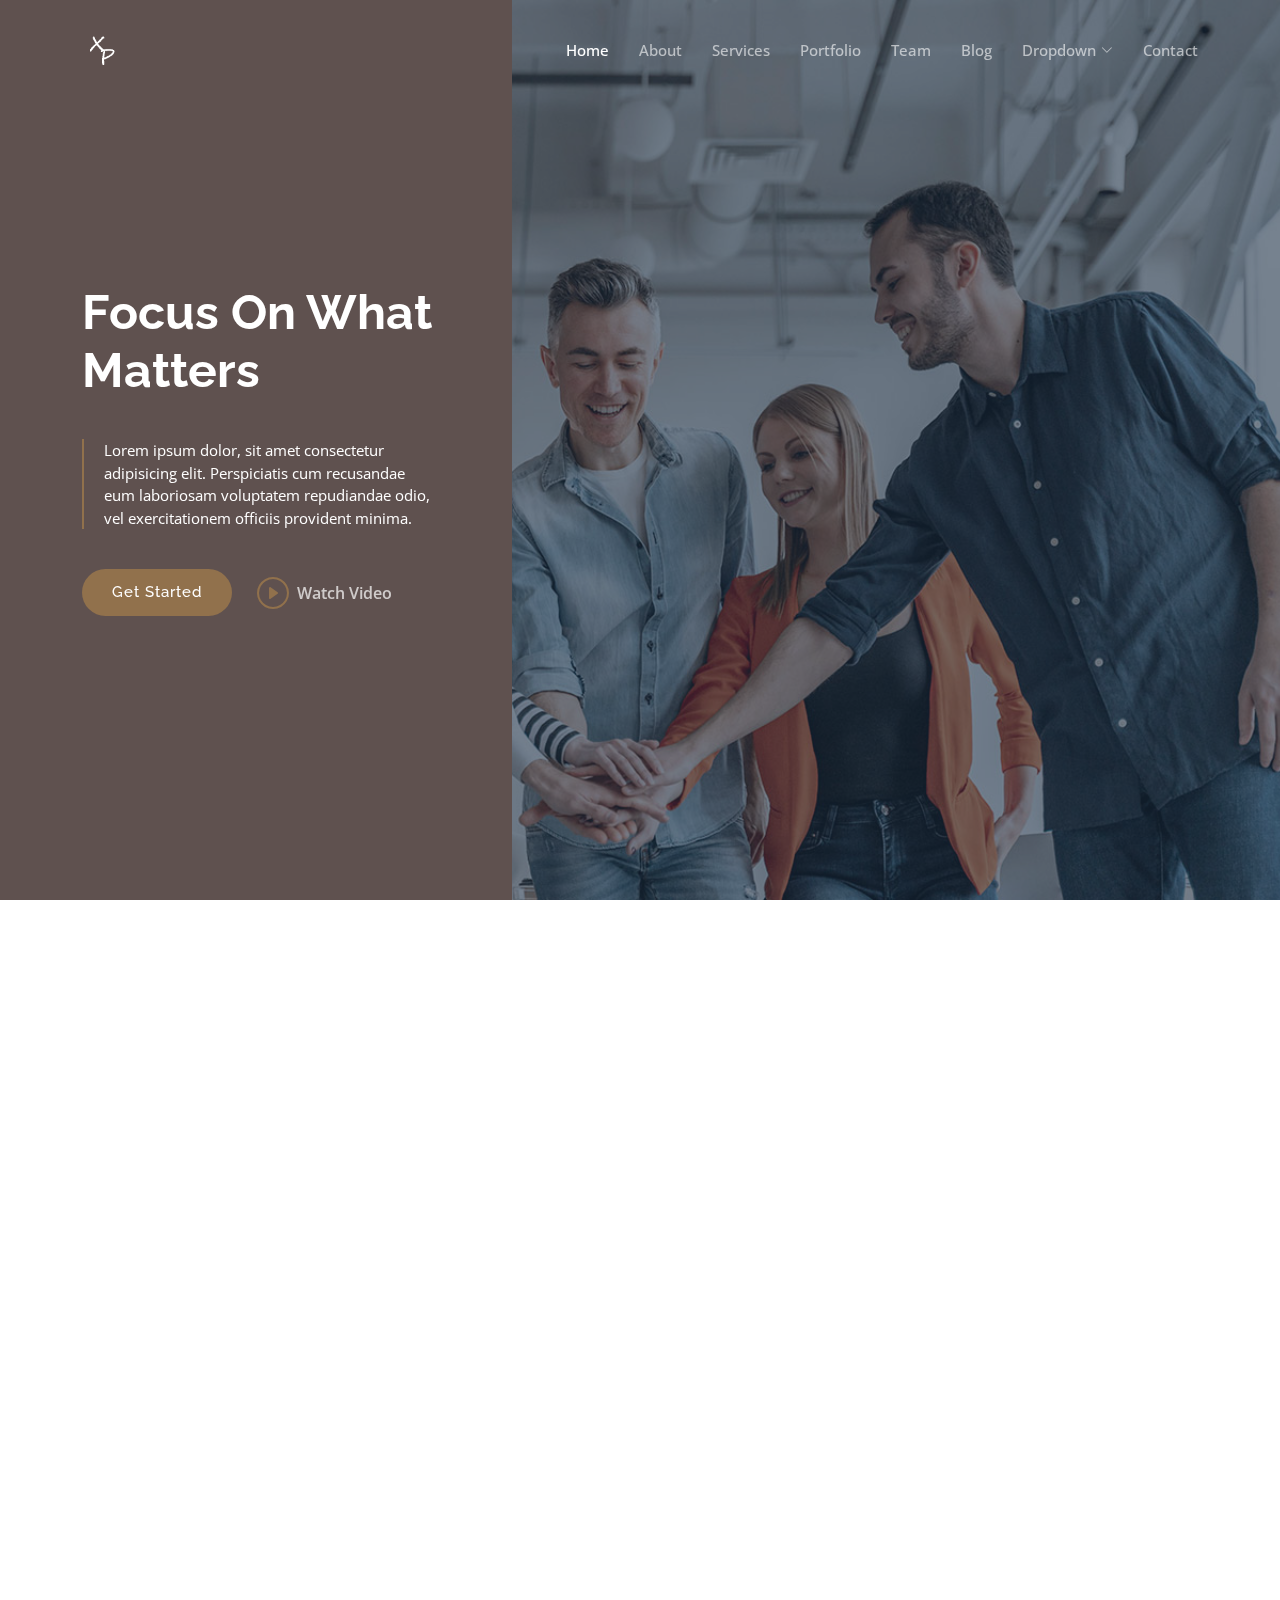
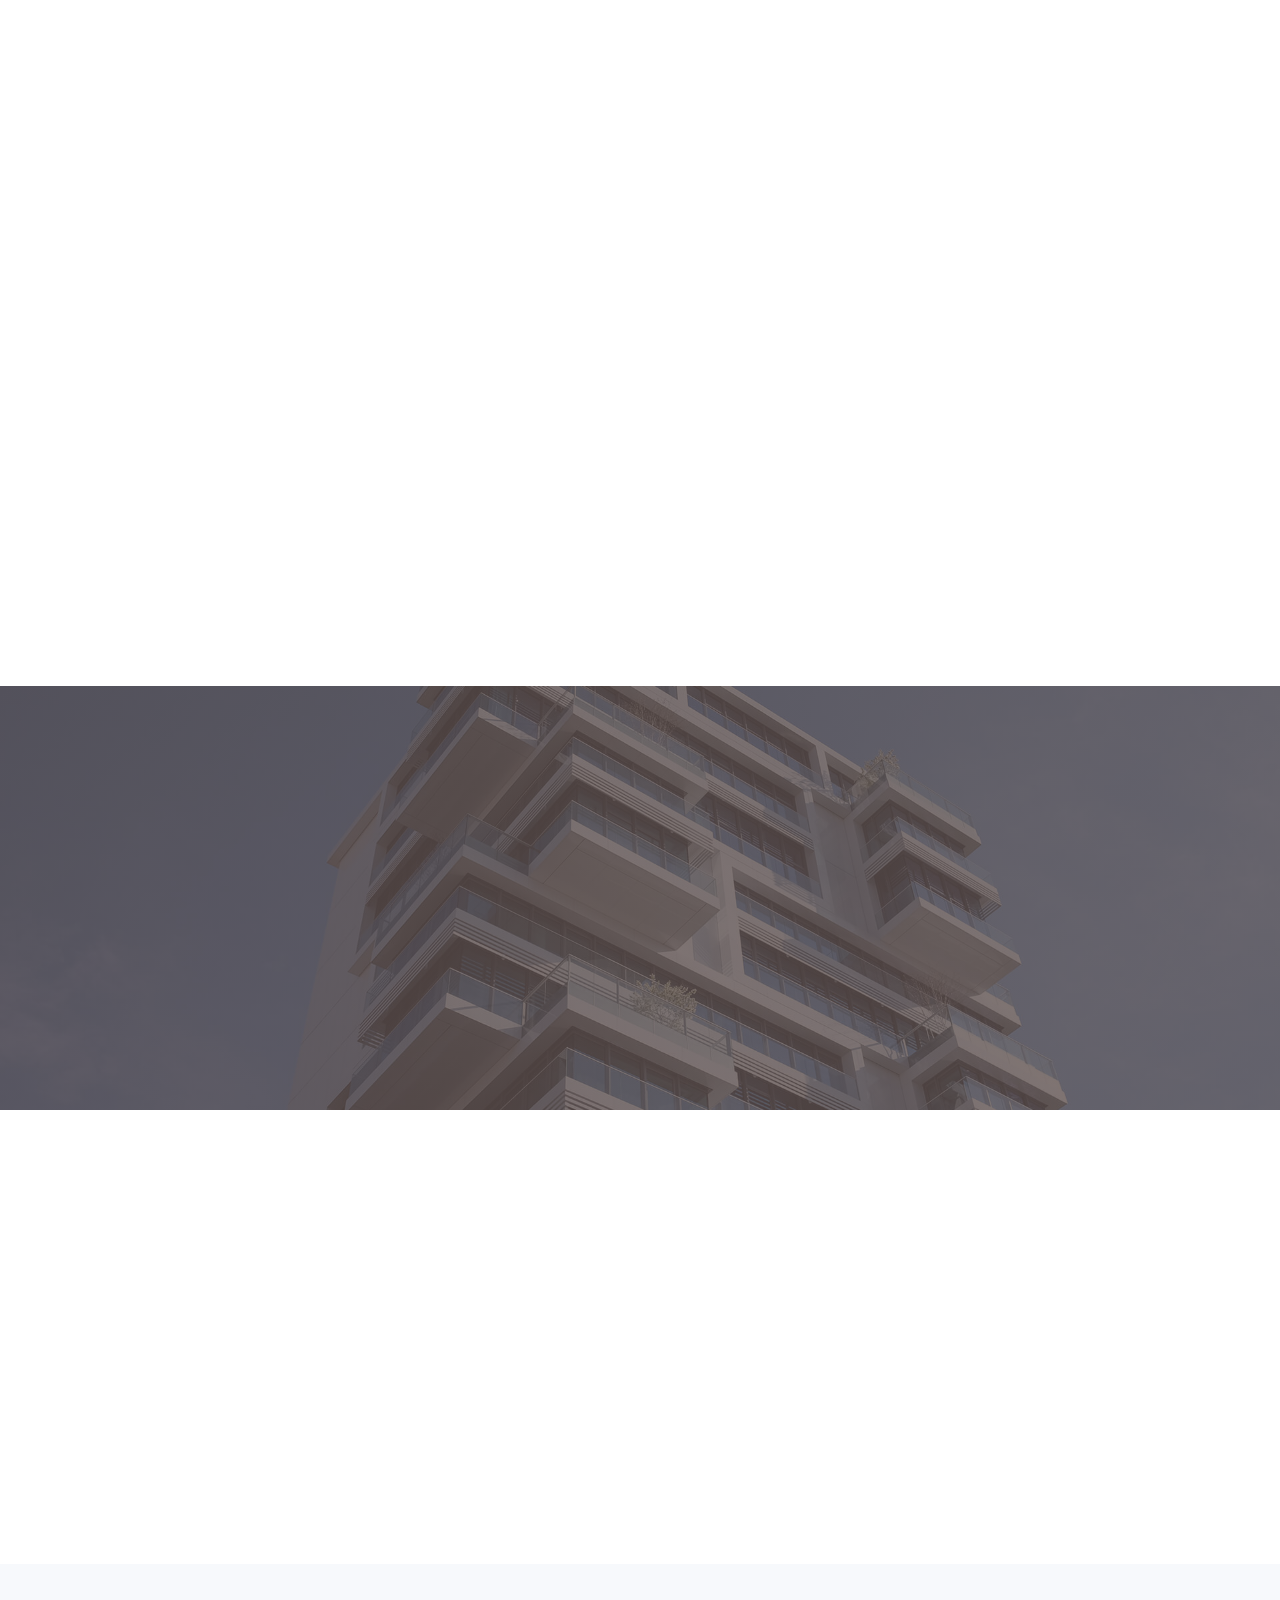
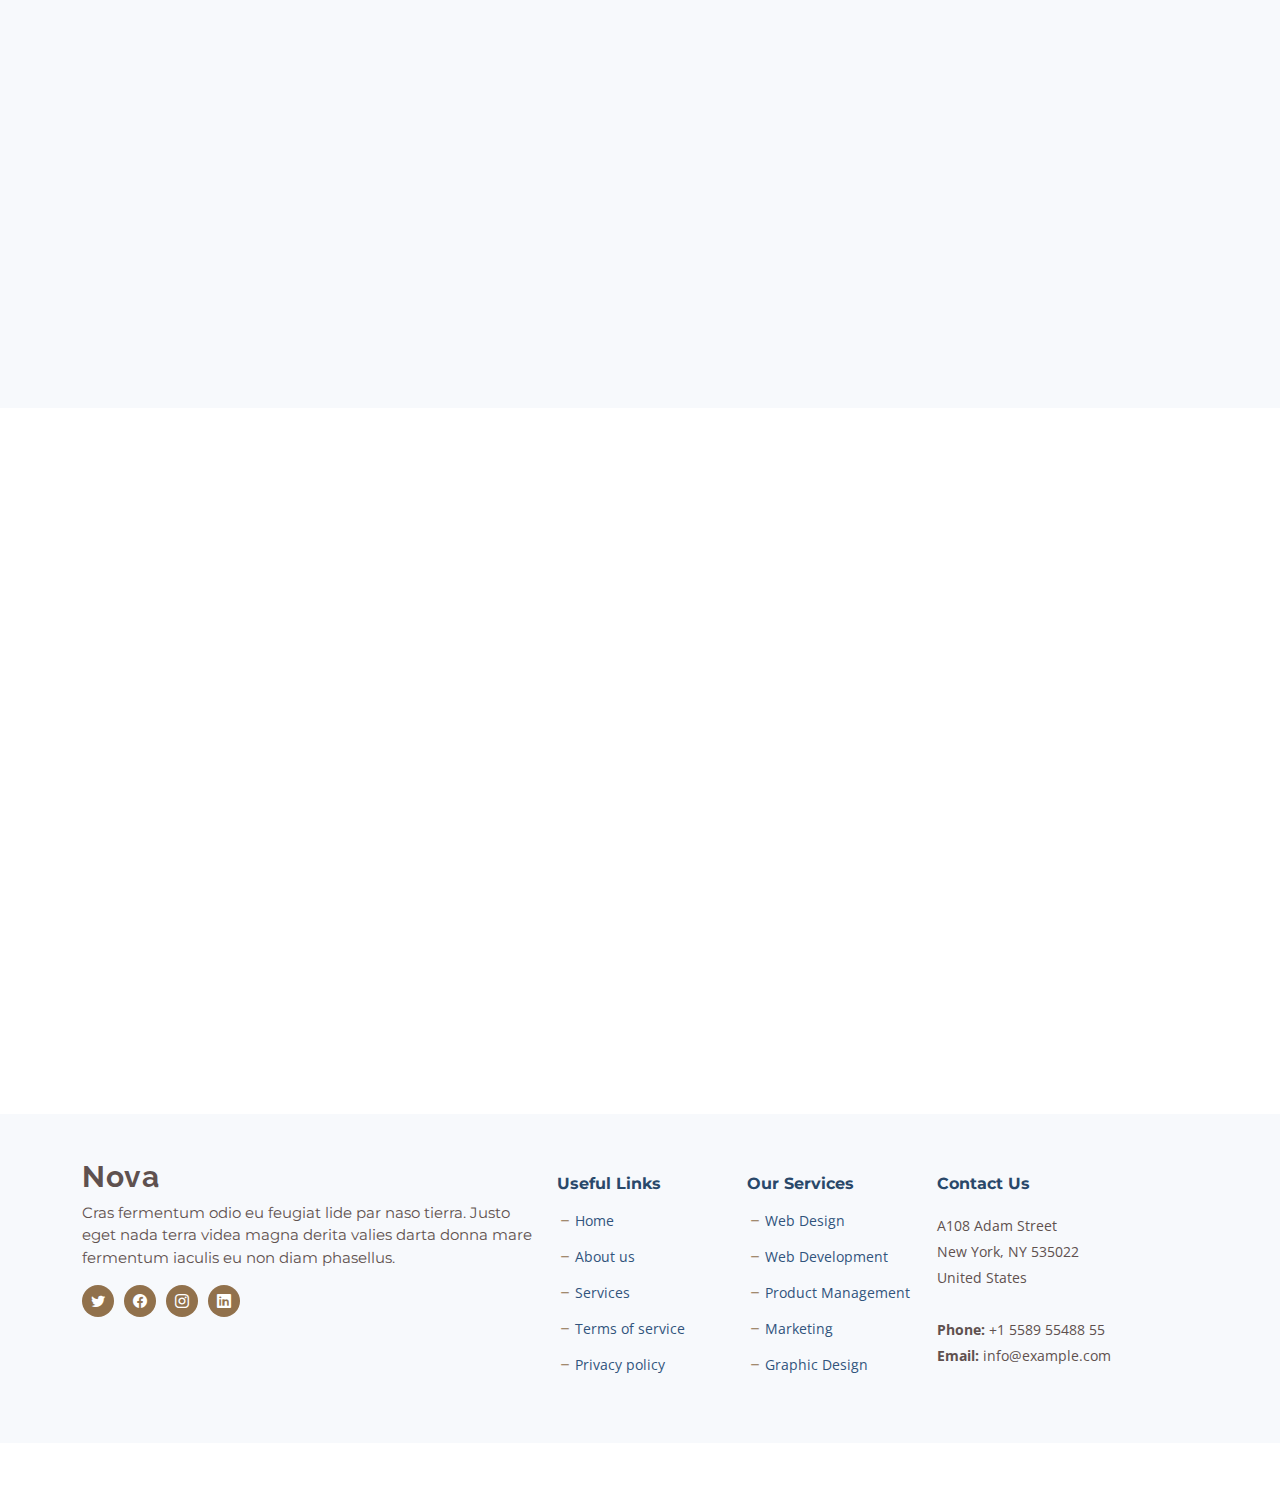
<file: Transient/index.html>
<!DOCTYPE html>
<html lang="en">

<head>
  <meta charset="utf-8">
  <meta content="width=device-width, initial-scale=1.0" name="viewport">

  <title>Mockup Design 2</title>
  <meta content="" name="description">
  <meta content="" name="keywords">

  <!-- Favicons -->
  <link href="assets/img/icon-ss.ico" rel="icon">
  <link href="assets/img/apple-touch-icon.png" rel="apple-touch-icon">

  <!-- Google Fonts -->
  <link rel="preconnect" href="https://fonts.googleapis.com">
  <link rel="preconnect" href="https://fonts.gstatic.com" crossorigin>
  <link href="https://fonts.googleapis.com/css2?family=Open+Sans:ital,wght@0,300;0,400;0,500;0,600;0,700;1,300;1,400;1,600;1,700&family=Montserrat:ital,wght@0,300;0,400;0,500;0,600;0,700;1,300;1,400;1,500;1,600;1,700&family=Raleway:ital,wght@0,300;0,400;0,500;0,600;0,700;1,300;1,400;1,500;1,600;1,700&display=swap" rel="stylesheet">

  <!-- Vendor CSS Files -->
  <link href="assets/vendor/bootstrap/css/bootstrap.min.css" rel="stylesheet">
  <link href="assets/vendor/bootstrap-icons/bootstrap-icons.css" rel="stylesheet">
  <link href="assets/vendor/aos/aos.css" rel="stylesheet">
  <link href="assets/vendor/glightbox/css/glightbox.min.css" rel="stylesheet">
  <link href="assets/vendor/swiper/swiper-bundle.min.css" rel="stylesheet">
  <link href="assets/vendor/remixicon/remixicon.css" rel="stylesheet">

  <!-- Template Main CSS File -->
  <link href="assets/css/main.css" rel="stylesheet">
</head>

<body class="page-index">

  <!-- ======= Header ======= -->
  <header id="header" class="header d-flex align-items-center fixed-top">
    <div class="container-fluid container-xl d-flex align-items-center justify-content-between">

      <a href="index.html" class="logo d-flex align-items-center">
        <!-- Uncomment the line below if you also wish to use an image logo -->
        <img src="assets/img/logo.png" alt="">
        <!-- <h1 class="d-flex align-items-center">Nova</h1> -->
      </a>

      <i class="mobile-nav-toggle mobile-nav-show bi bi-list"></i>
      <i class="mobile-nav-toggle mobile-nav-hide d-none bi bi-x"></i>

      <nav id="navbar" class="navbar">
        <ul>
          <li><a href="index.html" class="active">Home</a></li>
          <li><a href="about.html">About</a></li>
          <li><a href="services.html">Services</a></li>
          <li><a href="portfolio.html">Portfolio</a></li>
          <li><a href="team.html">Team</a></li>
          <li><a href="blog.html">Blog</a></li>
          <li class="dropdown"><a href="#"><span>Dropdown</span> <i class="bi bi-chevron-down dropdown-indicator"></i></a>
            <ul>
              <li><a href="#">Dropdown 1</a></li>
              <li class="dropdown"><a href="#"><span>Deep Dropdown</span> <i class="bi bi-chevron-down dropdown-indicator"></i></a>
                <ul>
                  <li><a href="#">Deep Dropdown 1</a></li>
                  <li><a href="#">Deep Dropdown 2</a></li>
                  <li><a href="#">Deep Dropdown 3</a></li>
                  <li><a href="#">Deep Dropdown 4</a></li>
                  <li><a href="#">Deep Dropdown 5</a></li>
                </ul>
              </li>
              <li><a href="#">Dropdown 2</a></li>
              <li><a href="#">Dropdown 3</a></li>
              <li><a href="#">Dropdown 4</a></li>
            </ul>
          </li>
          <li><a href="contact.html">Contact</a></li>
        </ul>
      </nav><!-- .navbar -->

    </div>
  </header><!-- End Header -->

  <!-- ======= Hero Section ======= -->
  <section id="hero" class="hero d-flex align-items-center">
    <div class="container">
      <div class="row">
        <div class="col-xl-4">
          <h2 data-aos="fade-up">Focus On What Matters</h2>
          <blockquote data-aos="fade-up" data-aos-delay="100">
            <p>Lorem ipsum dolor, sit amet consectetur adipisicing elit. Perspiciatis cum recusandae eum laboriosam voluptatem repudiandae odio, vel exercitationem officiis provident minima. </p>
          </blockquote>
          <div class="d-flex" data-aos="fade-up" data-aos-delay="200">
            <a href="#about" class="btn-get-started">Get Started</a>
            <a href="https://www.youtube.com/watch?v=LXb3EKWsInQ" class="glightbox btn-watch-video d-flex align-items-center"><i class="bi bi-play-circle"></i><span>Watch Video</span></a>
          </div>

        </div>
      </div>
    </div>
  </section><!-- End Hero Section -->

  <main id="main">

    <!-- ======= Why Choose Us Section ======= -->
    <section id="why-us" class="why-us">
      <div class="container" data-aos="fade-up">

        <div class="section-header">
          <h2>Why Choose Us</h2>

        </div>

        <div class="row g-0" data-aos="fade-up" data-aos-delay="200">

          <div class="col-xl-5 img-bg" style="background-image: url('assets/img/why-us-bg.jpg')"></div>
          <div class="col-xl-7 slides  position-relative">

            <div class="slides-1 swiper">
              <div class="swiper-wrapper">

                <div class="swiper-slide">
                  <div class="item">
                    <h3 class="mb-3">Let's grow your business together</h3>
                    <h4 class="mb-3">Optio reiciendis accusantium iusto architecto at quia minima maiores quidem, dolorum.</h4>
                    <p>Lorem ipsum dolor sit amet consectetur adipisicing elit. Repellendus, ipsam perferendis asperiores explicabo vel tempore velit totam, natus nesciunt accusantium dicta quod quibusdam ipsum maiores nobis non, eum. Ullam reiciendis dignissimos laborum aut, magni voluptatem velit doloribus quas sapiente optio.</p>
                  </div>
                </div><!-- End slide item -->

                <div class="swiper-slide">
                  <div class="item">
                    <h3 class="mb-3">Unde perspiciatis ut repellat dolorem</h3>
                    <h4 class="mb-3">Amet cumque nam sed voluptas doloribus iusto. Dolorem eos aliquam quis.</h4>
                    <p>Dolorem quia fuga consectetur voluptatem. Earum consequatur nulla maxime necessitatibus cum accusamus. Voluptatem dolorem ut numquam dolorum delectus autem veritatis facilis. Et ea ut repellat ea. Facere est dolores fugiat dolor.</p>
                  </div>
                </div><!-- End slide item -->

                <div class="swiper-slide">
                  <div class="item">
                    <h3 class="mb-3">Aliquid non alias minus</h3>
                    <h4 class="mb-3">Necessitatibus voluptatibus explicabo dolores a vitae voluptatum.</h4>
                    <p>Neque voluptates aut. Soluta aut perspiciatis porro deserunt. Voluptate ut itaque velit. Aut consectetur voluptatem aspernatur sequi sit laborum. Voluptas enim dolorum fugiat aut.</p>
                  </div>
                </div><!-- End slide item -->

                <div class="swiper-slide">
                  <div class="item">
                    <h3 class="mb-3">Necessitatibus suscipit non voluptatem quibusdam</h3>
                    <h4 class="mb-3">Tempora quos est ut quia adipisci ut voluptas. Deleniti laborum soluta nihil est. Eum similique neque autem ut.</h4>
                    <p>Ut rerum et autem vel. Et rerum molestiae aut sit vel incidunt sit at voluptatem. Saepe dolorem et sed voluptate impedit. Ad et qui sint at qui animi animi rerum.</p>
                  </div>
                </div><!-- End slide item -->

              </div>
              <div class="swiper-pagination"></div>
            </div>
            <div class="swiper-button-prev"></div>
            <div class="swiper-button-next"></div>
          </div>

        </div>

      </div>
    </section><!-- End Why Choose Us Section -->

    <!-- ======= Our Services Section ======= -->
    <section id="services-list" class="services-list">
      <div class="container" data-aos="fade-up">

        <div class="section-header">
          <h2>Our Services</h2>

        </div>

        <div class="row gy-5">

          <div class="col-lg-4 col-md-6 service-item d-flex" data-aos="fade-up" data-aos-delay="100">
            <div class="icon flex-shrink-0"><i class="bi bi-briefcase" style="color: #f57813;"></i></div>
            <div>
              <h4 class="title"><a href="#" class="stretched-link">Lorem Ipsum</a></h4>
              <p class="description">Voluptatum deleniti atque corrupti quos dolores et quas molestias excepturi sint occaecati cupiditate non provident</p>
            </div>
          </div>
          <!-- End Service Item -->

          <div class="col-lg-4 col-md-6 service-item d-flex" data-aos="fade-up" data-aos-delay="200">
            <div class="icon flex-shrink-0"><i class="bi bi-card-checklist" style="color: #15a04a;"></i></div>
            <div>
              <h4 class="title"><a href="#" class="stretched-link">Dolor Sitema</a></h4>
              <p class="description">Minim veniam, quis nostrud exercitation ullamco laboris nisi ut aliquip ex ea commodo consequat tarad limino ata</p>
            </div>
          </div><!-- End Service Item -->

          <div class="col-lg-4 col-md-6 service-item d-flex" data-aos="fade-up" data-aos-delay="300">
            <div class="icon flex-shrink-0"><i class="bi bi-bar-chart" style="color: #d90769;"></i></div>
            <div>
              <h4 class="title"><a href="#" class="stretched-link">Sed ut perspiciatis</a></h4>
              <p class="description">Duis aute irure dolor in reprehenderit in voluptate velit esse cillum dolore eu fugiat nulla pariatur</p>
            </div>
          </div><!-- End Service Item -->

          <div class="col-lg-4 col-md-6 service-item d-flex" data-aos="fade-up" data-aos-delay="400">
            <div class="icon flex-shrink-0"><i class="bi bi-binoculars" style="color: #15bfbc;"></i></div>
            <div>
              <h4 class="title"><a href="#" class="stretched-link">Magni Dolores</a></h4>
              <p class="description">Excepteur sint occaecat cupidatat non proident, sunt in culpa qui officia deserunt mollit anim id est laborum</p>
            </div>
          </div><!-- End Service Item -->

          <div class="col-lg-4 col-md-6 service-item d-flex" data-aos="fade-up" data-aos-delay="500">
            <div class="icon flex-shrink-0"><i class="bi bi-brightness-high" style="color: #f5cf13;"></i></div>
            <div>
              <h4 class="title"><a href="#" class="stretched-link">Nemo Enim</a></h4>
              <p class="description">At vero eos et accusamus et iusto odio dignissimos ducimus qui blanditiis praesentium voluptatum deleniti atque</p>
            </div>
          </div><!-- End Service Item -->

          <div class="col-lg-4 col-md-6 service-item d-flex" data-aos="fade-up" data-aos-delay="600">
            <div class="icon flex-shrink-0"><i class="bi bi-calendar4-week" style="color: #1335f5;"></i></div>
            <div>
              <h4 class="title"><a href="#" class="stretched-link">Eiusmod Tempor</a></h4>
              <p class="description">Et harum quidem rerum facilis est et expedita distinctio. Nam libero tempore, cum soluta nobis est eligendi</p>
            </div>
          </div><!-- End Service Item -->

        </div>

      </div>
    </section><!-- End Our Services Section -->

    <!-- ======= Call To Action Section ======= -->
    <section id="call-to-action" class="call-to-action">
      <div class="container" data-aos="fade-up">
        <div class="row justify-content-center">
          <div class="col-lg-6 text-center">
            <h3>Ut fugiat aliquam aut non</h3>
            <p>Duis aute irure dolor in reprehenderit in voluptate velit esse cillum dolore eu fugiat nulla pariatur. Excepteur sint occaecat cupidatat non proident.</p>
            <a class="cta-btn" href="#">Call To Action</a>
          </div>
        </div>

      </div>
    </section><!-- End Call To Action Section -->

    <!-- ======= Features Section ======= -->
    <section id="features" class="features">

      <div class="container" data-aos="fade-up">
        <div class="row">
          <div class="col-lg-7" data-aos="fade-up" data-aos-delay="100">
            <h3>Powerful Features for <br>Your Business</h3>

            <div class="row gy-4">

              <div class="col-md-6">
                <div class="icon-list d-flex">
                  <i class="ri-store-line" style="color: #ffbb2c;"></i>
                  <span>Easy Cart Features</span>
                </div>
              </div><!-- End Icon List Item-->

              <div class="col-md-6">
                <div class="icon-list d-flex">
                  <i class="ri-bar-chart-box-line" style="color: #5578ff;"></i>
                  <span>Sit amet consectetur adipisicing</span>
                </div>
              </div><!-- End Icon List Item-->

              <div class="col-md-6">
                <div class="icon-list d-flex">
                  <i class="ri-calendar-todo-line" style="color: #e80368;"></i>
                  <span>Ipsum Rerum Explicabo</span>
                </div>
              </div><!-- End Icon List Item-->

              <div class="col-md-6">
                <div class="icon-list d-flex">
                  <i class="ri-paint-brush-line" style="color: #e361ff;"></i>
                  <span>Easy Cart Features</span>
                </div>
              </div><!-- End Icon List Item-->

              <div class="col-md-6">
                <div class="icon-list d-flex">
                  <i class="ri-database-2-line" style="color: #47aeff;"></i>
                  <span>Easy Cart Features</span>
                </div>
              </div><!-- End Icon List Item-->

              <div class="col-md-6">
                <div class="icon-list d-flex">
                  <i class="ri-gradienter-line" style="color: #ffa76e;"></i>
                  <span>Sit amet consectetur adipisicing</span>
                </div>
              </div><!-- End Icon List Item-->

              <div class="col-md-6">
                <div class="icon-list d-flex">
                  <i class="ri-file-list-3-line" style="color: #11dbcf;"></i>
                  <span>Ipsum Rerum Explicabo</span>
                </div>
              </div><!-- End Icon List Item-->

              <div class="col-md-6">
                <div class="icon-list d-flex">
                  <i class="ri-base-station-line" style="color: #ff5828;"></i>
                  <span>Easy Cart Features</span>
                </div>
              </div><!-- End Icon List Item-->
            </div>
          </div>
          <div class="col-lg-5 position-relative" data-aos="fade-up" data-aos-delay="200">
            <div class="phone-wrap">
              <img src="assets/img/iphone.png" alt="Image" class="img-fluid">
            </div>
          </div>
        </div>

      </div>

      <div class="details">
        <div class="container" data-aos="fade-up" data-aos-delay="300">
          <div class="row">
            <div class="col-md-6">
              <h4>Labore Sdio Lidui<br>Bonde Naruto</h4>
              <p>Lorem ipsum dolor sit amet, consectetur adipisicing elit. Numquam nostrum molestias doloremque quae delectus odit minima corrupti blanditiis quo animi!</p>
              <a href="#about" class="btn-get-started">Get Started</a>
            </div>
          </div>

        </div>
      </div>

    </section><!-- End Features Section -->

    <!-- ======= Recent Blog Posts Section ======= -->
    <section id="recent-posts" class="recent-posts">
      <div class="container" data-aos="fade-up">

        <div class="section-header">
          <h2>Recent Blog Posts</h2>

        </div>

        <div class="row gy-5">

          <div class="col-xl-3 col-md-6" data-aos="fade-up" data-aos-delay="100">
            <div class="post-box">
              <div class="post-img"><img src="assets/img/blog/blog-1.jpg" class="img-fluid" alt=""></div>
              <div class="meta">
                <span class="post-date">Tue, December 12</span>
                <span class="post-author"> / Julia Parker</span>
              </div>
              <h3 class="post-title">Eum ad dolor et. Autem aut fugiat debitis</h3>
              <p>Illum voluptas ab enim placeat. Adipisci enim velit nulla. Vel omnis laudantium. Asperiores eum ipsa est officiis. Modi qui magni est...</p>
              <a href="blog-details.html" class="readmore stretched-link"><span>Read More</span><i class="bi bi-arrow-right"></i></a>
            </div>
          </div>

          <div class="col-xl-3 col-md-6" data-aos="fade-up" data-aos-delay="200">
            <div class="post-box">
              <div class="post-img"><img src="assets/img/blog/blog-2.jpg" class="img-fluid" alt=""></div>
              <div class="meta">
                <span class="post-date">Fri, September 05</span>
                <span class="post-author"> / Mario Douglas</span>
              </div>
              <h3 class="post-title">Et repellendus molestiae qui est sed omnis</h3>
              <p>Voluptatem nesciunt omnis libero autem tempora enim ut ipsam id. Odit quia ab eum assumenda. Quisquam omnis doloribus...</p>
              <a href="blog-details.html" class="readmore stretched-link"><span>Read More</span><i class="bi bi-arrow-right"></i></a>
            </div>
          </div>

          <div class="col-xl-3 col-md-6" data-aos="fade-up" data-aos-delay="300">
            <div class="post-box">
              <div class="post-img"><img src="assets/img/blog/blog-3.jpg" class="img-fluid" alt=""></div>
              <div class="meta">
                <span class="post-date">Tue, July 27</span>
                <span class="post-author"> / Lisa Hunter</span>
              </div>
              <h3 class="post-title">Quia assumenda est et veritati</h3>
              <p>Quia nam eaque omnis explicabo similique eum quaerat similique laboriosam. Quis omnis repellat sed quae consectetur magnam...</p>
              <a href="blog-details.html" class="readmore stretched-link"><span>Read More</span><i class="bi bi-arrow-right"></i></a>
            </div>
          </div>

          <div class="col-xl-3 col-md-6" data-aos="fade-up" data-aos-delay="400">
            <div class="post-box">
              <div class="post-img"><img src="assets/img/blog/blog-4.jpg" class="img-fluid" alt=""></div>
              <div class="meta">
                <span class="post-date">Tue, Sep 16</span>
                <span class="post-author"> / Mario Douglas</span>
              </div>
              <h3 class="post-title">Pariatur quia facilis similique deleniti</h3>
              <p>Et consequatur eveniet nam voluptas commodi cumque ea est ex. Aut quis omnis sint ipsum earum quia eligendi...</p>
              <a href="blog-details.html" class="readmore stretched-link"><span>Read More</span><i class="bi bi-arrow-right"></i></a>
            </div>
          </div>

        </div>

      </div>
    </section><!-- End Recent Blog Posts Section -->

  </main><!-- End #main -->

  <!-- ======= Footer ======= -->
  <footer id="footer" class="footer">

    <div class="footer-content">
      <div class="container">
        <div class="row gy-4">
          <div class="col-lg-5 col-md-12 footer-info">
            <a href="index.html" class="logo d-flex align-items-center">
              <span>Nova</span>
            </a>
            <p>Cras fermentum odio eu feugiat lide par naso tierra. Justo eget nada terra videa magna derita valies darta donna mare fermentum iaculis eu non diam phasellus.</p>
            <div class="social-links d-flex  mt-3">
              <a href="#" class="twitter"><i class="bi bi-twitter"></i></a>
              <a href="#" class="facebook"><i class="bi bi-facebook"></i></a>
              <a href="#" class="instagram"><i class="bi bi-instagram"></i></a>
              <a href="#" class="linkedin"><i class="bi bi-linkedin"></i></a>
            </div>
          </div>

          <div class="col-lg-2 col-6 footer-links">
            <h4>Useful Links</h4>
            <ul>
              <li><i class="bi bi-dash"></i> <a href="#">Home</a></li>
              <li><i class="bi bi-dash"></i> <a href="#">About us</a></li>
              <li><i class="bi bi-dash"></i> <a href="#">Services</a></li>
              <li><i class="bi bi-dash"></i> <a href="#">Terms of service</a></li>
              <li><i class="bi bi-dash"></i> <a href="#">Privacy policy</a></li>
            </ul>
          </div>

          <div class="col-lg-2 col-6 footer-links">
            <h4>Our Services</h4>
            <ul>
              <li><i class="bi bi-dash"></i> <a href="#">Web Design</a></li>
              <li><i class="bi bi-dash"></i> <a href="#">Web Development</a></li>
              <li><i class="bi bi-dash"></i> <a href="#">Product Management</a></li>
              <li><i class="bi bi-dash"></i> <a href="#">Marketing</a></li>
              <li><i class="bi bi-dash"></i> <a href="#">Graphic Design</a></li>
            </ul>
          </div>

          <div class="col-lg-3 col-md-12 footer-contact text-center text-md-start">
            <h4>Contact Us</h4>
            <p>
              A108 Adam Street <br>
              New York, NY 535022<br>
              United States <br><br>
              <strong>Phone:</strong> +1 5589 55488 55<br>
              <strong>Email:</strong> info@example.com<br>
            </p>

          </div>

        </div>
      </div>
    </div>

    <div class="footer-legal">
      <div class="container">
        <div class="copyright">
          <!-- &copy; Copyright <strong><span>Nova</span></strong>. All Rights Reserved -->
        </div>
        <div class="credits">
          <!-- All the links in the footer should remain intact. -->
          <!-- You can delete the links only if you purchased the pro version. -->
          <!-- Licensing information: https://bootstrapmade.com/license/ -->
          <!-- Purchase the pro version with working PHP/AJAX contact form: https://bootstrapmade.com/nova-bootstrap-business-template/ -->
          <!-- Designed by <a href="https://bootstrapmade.com/">BootstrapMade</a> -->
        </div>
      </div>
    </div>
  </footer><!-- End Footer -->
  <!-- End Footer -->

  <a href="#" class="scroll-top d-flex align-items-center justify-content-center"><i class="bi bi-arrow-up-short"></i></a>

  <div id="preloader"></div>

  <!-- Vendor JS Files -->
  <script src="assets/vendor/bootstrap/js/bootstrap.bundle.min.js"></script>
  <script src="assets/vendor/aos/aos.js"></script>
  <script src="assets/vendor/glightbox/js/glightbox.min.js"></script>
  <script src="assets/vendor/swiper/swiper-bundle.min.js"></script>
  <script src="assets/vendor/isotope-layout/isotope.pkgd.min.js"></script>
  <script src="assets/vendor/php-email-form/validate.js"></script>

  <!-- Template Main JS File -->
  <script src="assets/js/main.js"></script>

</body>

</html>
</file>
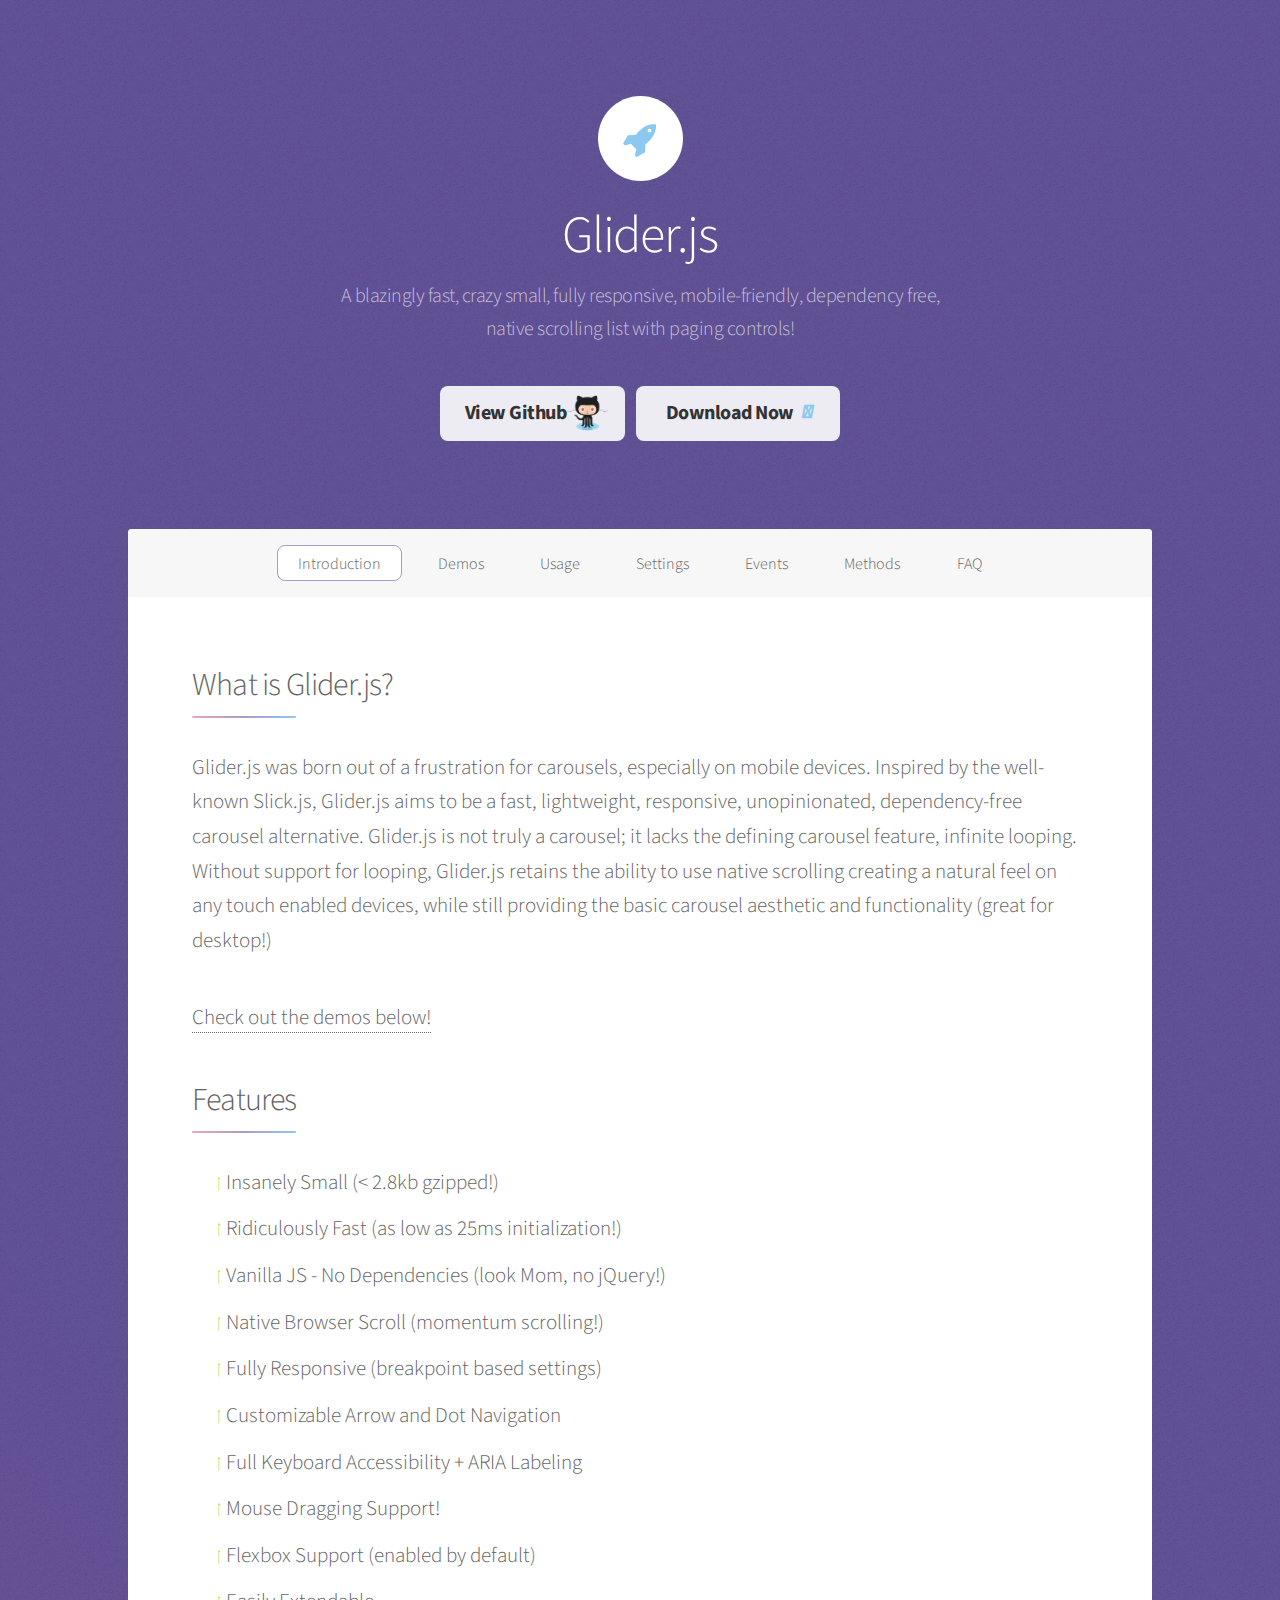
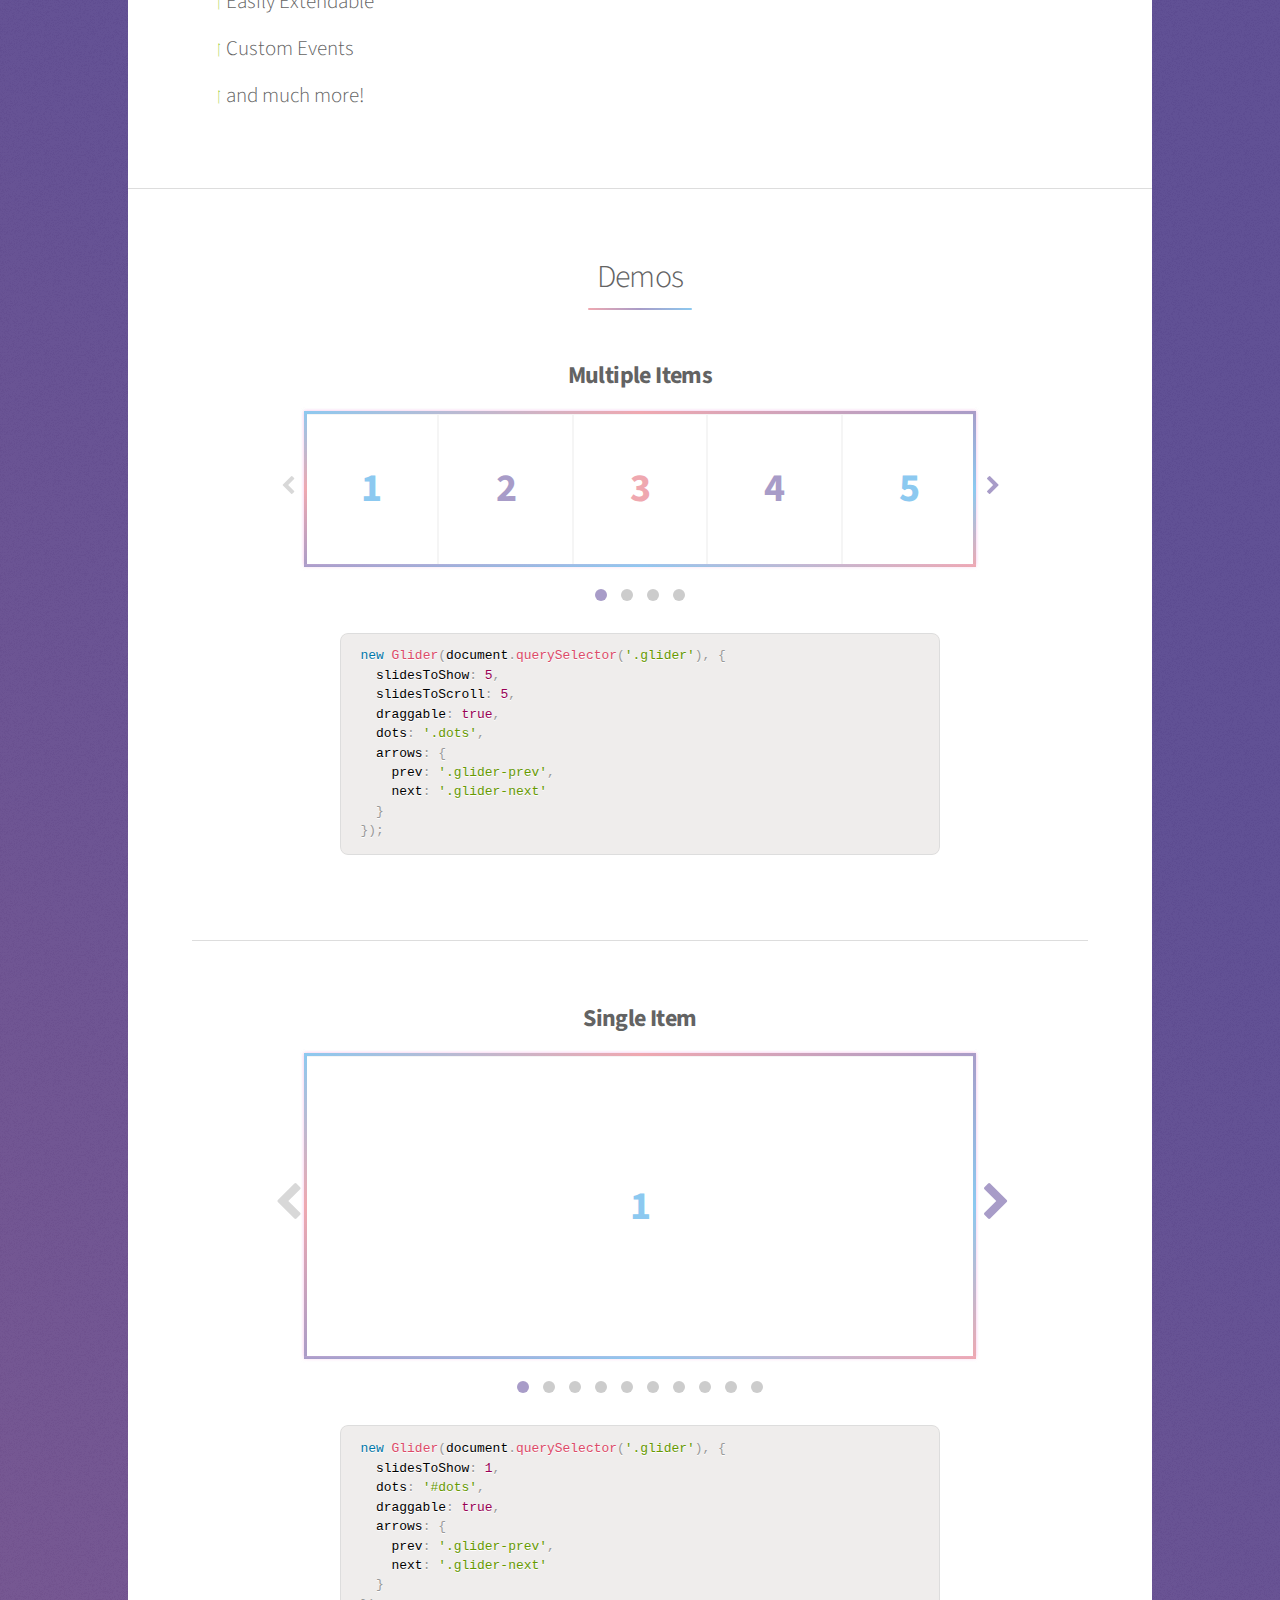
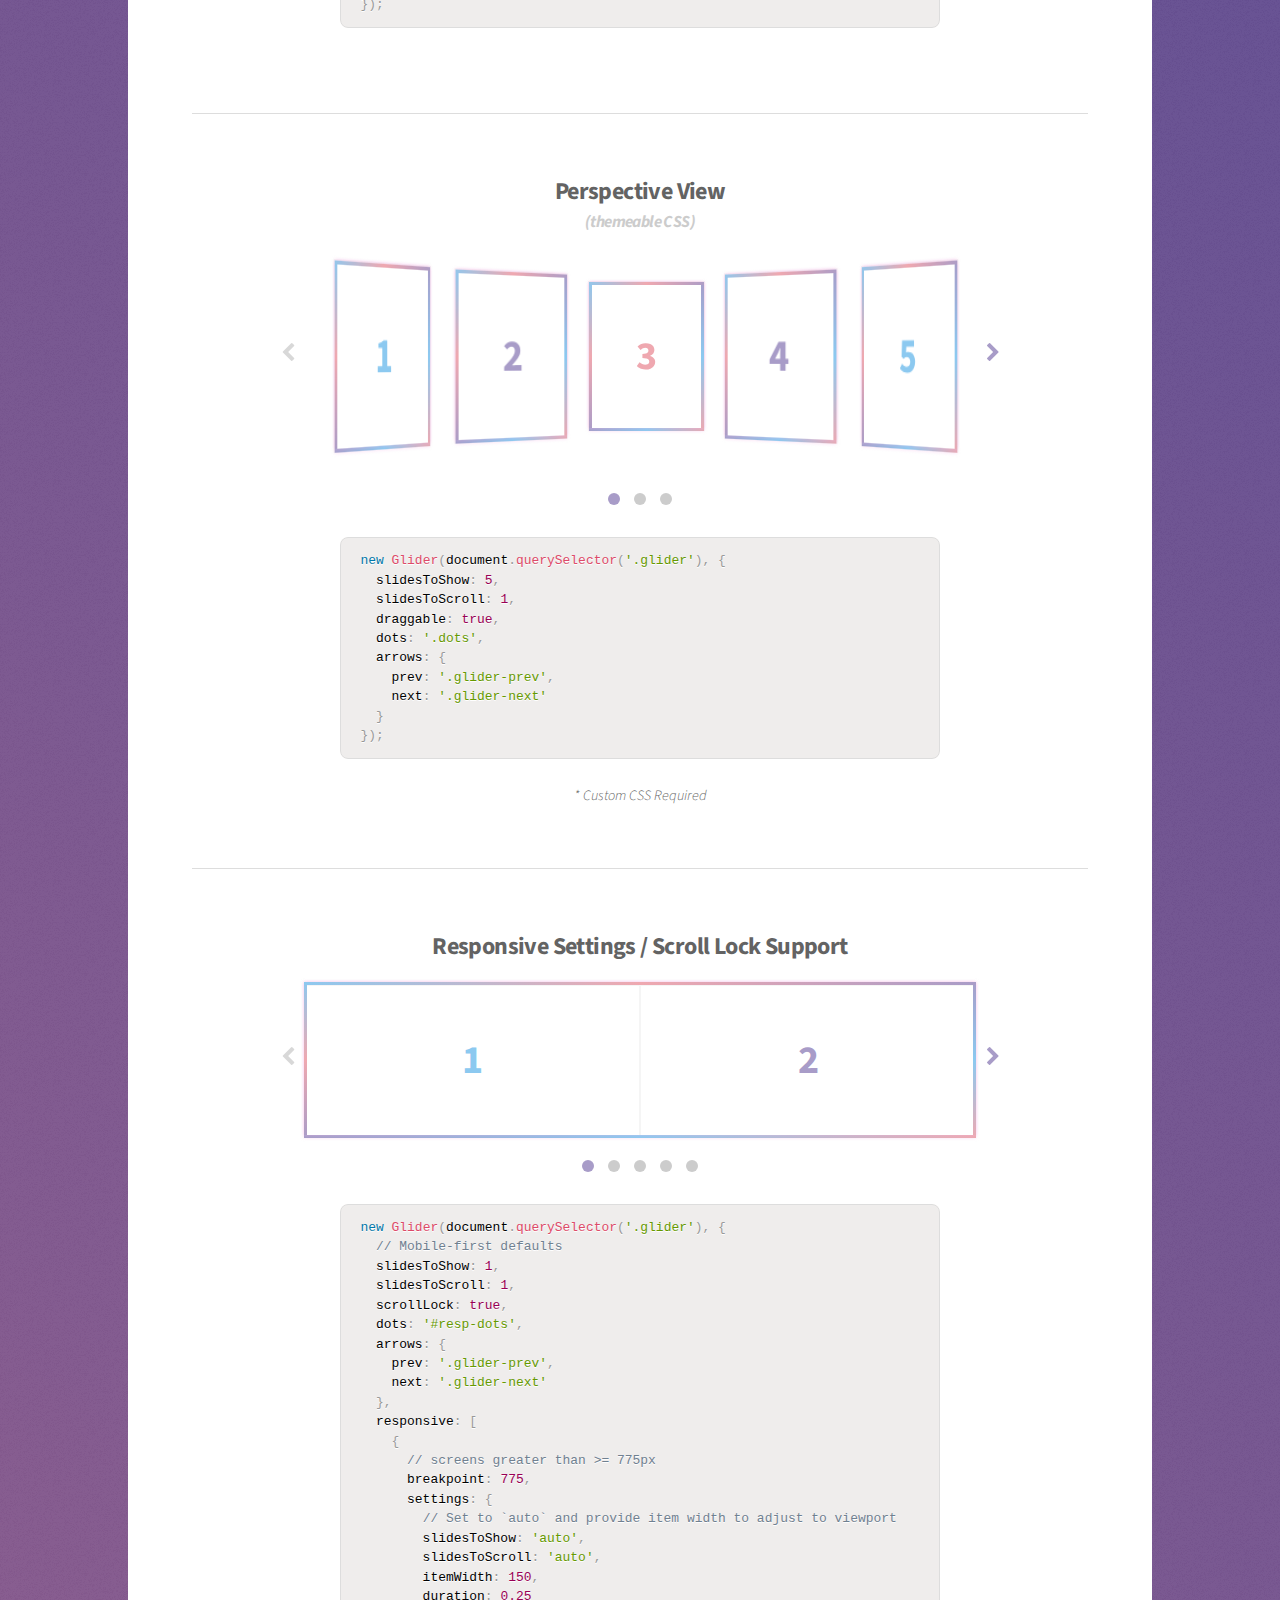
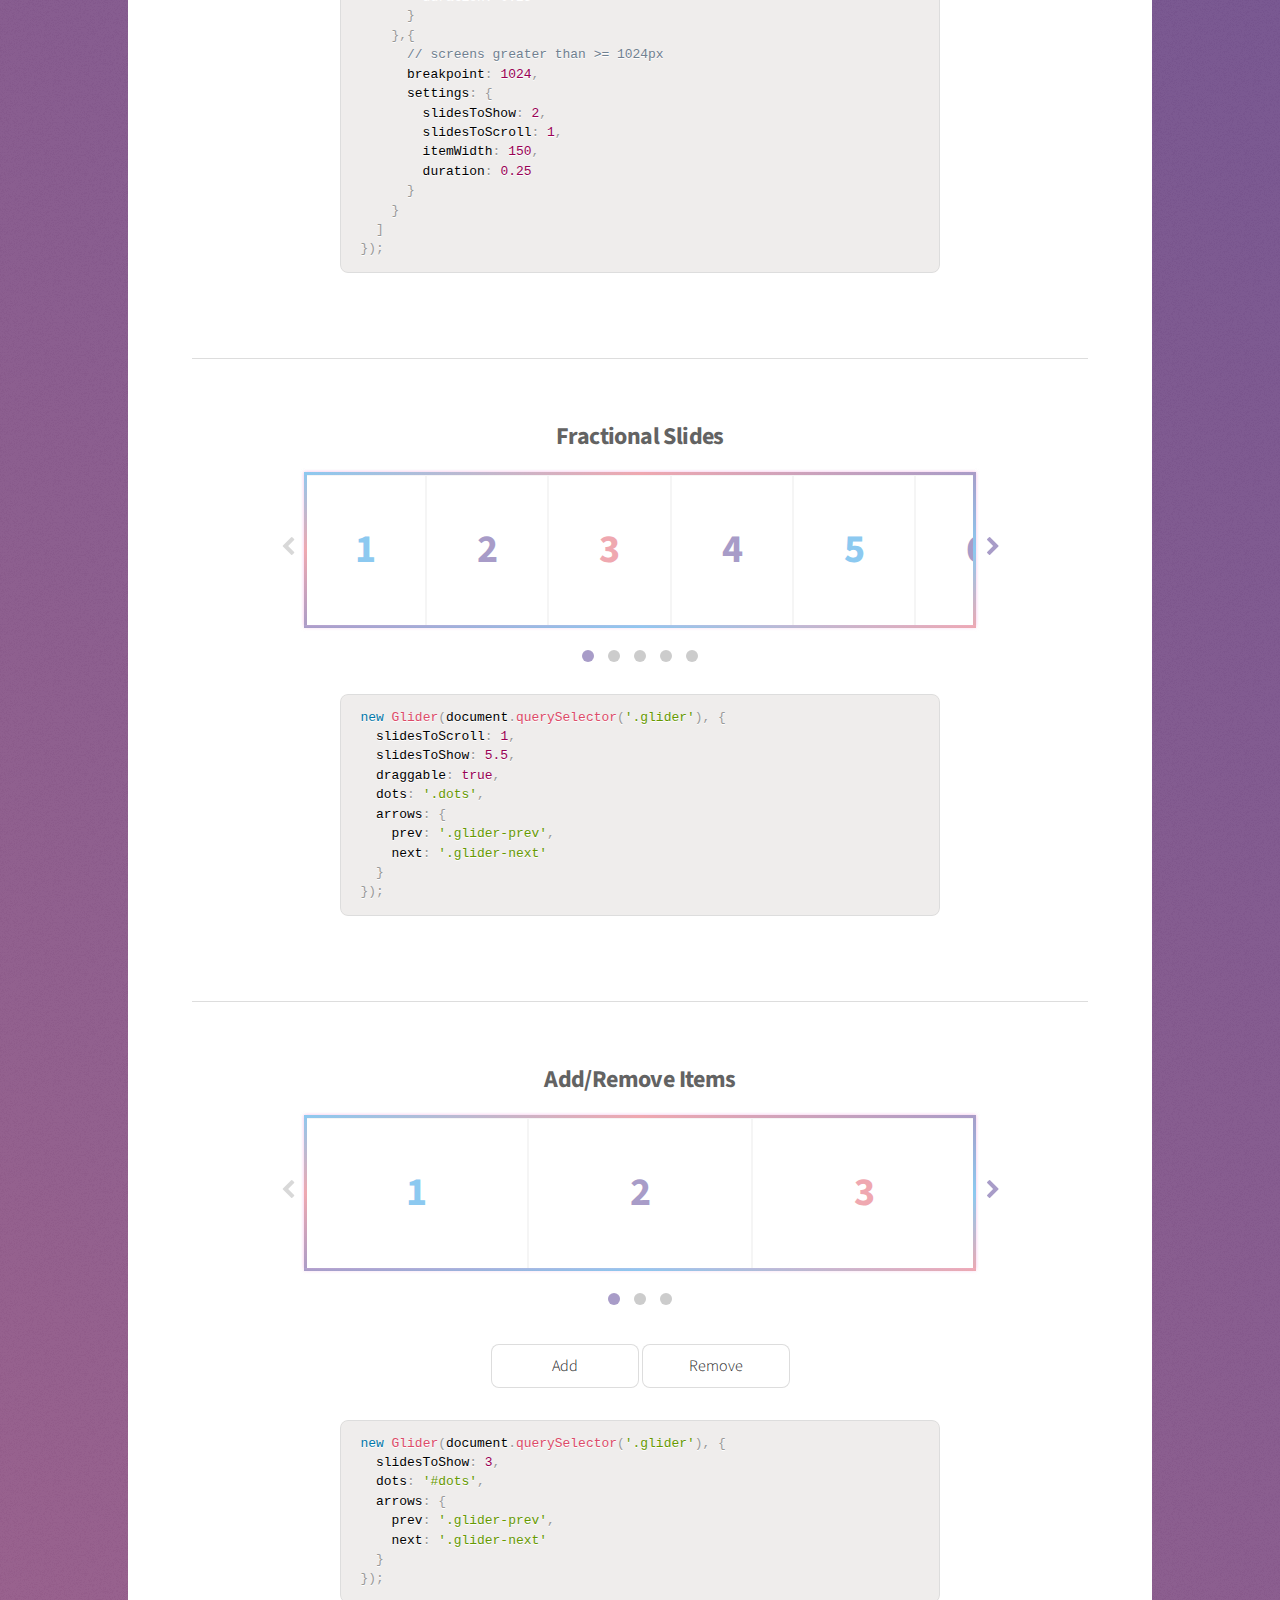
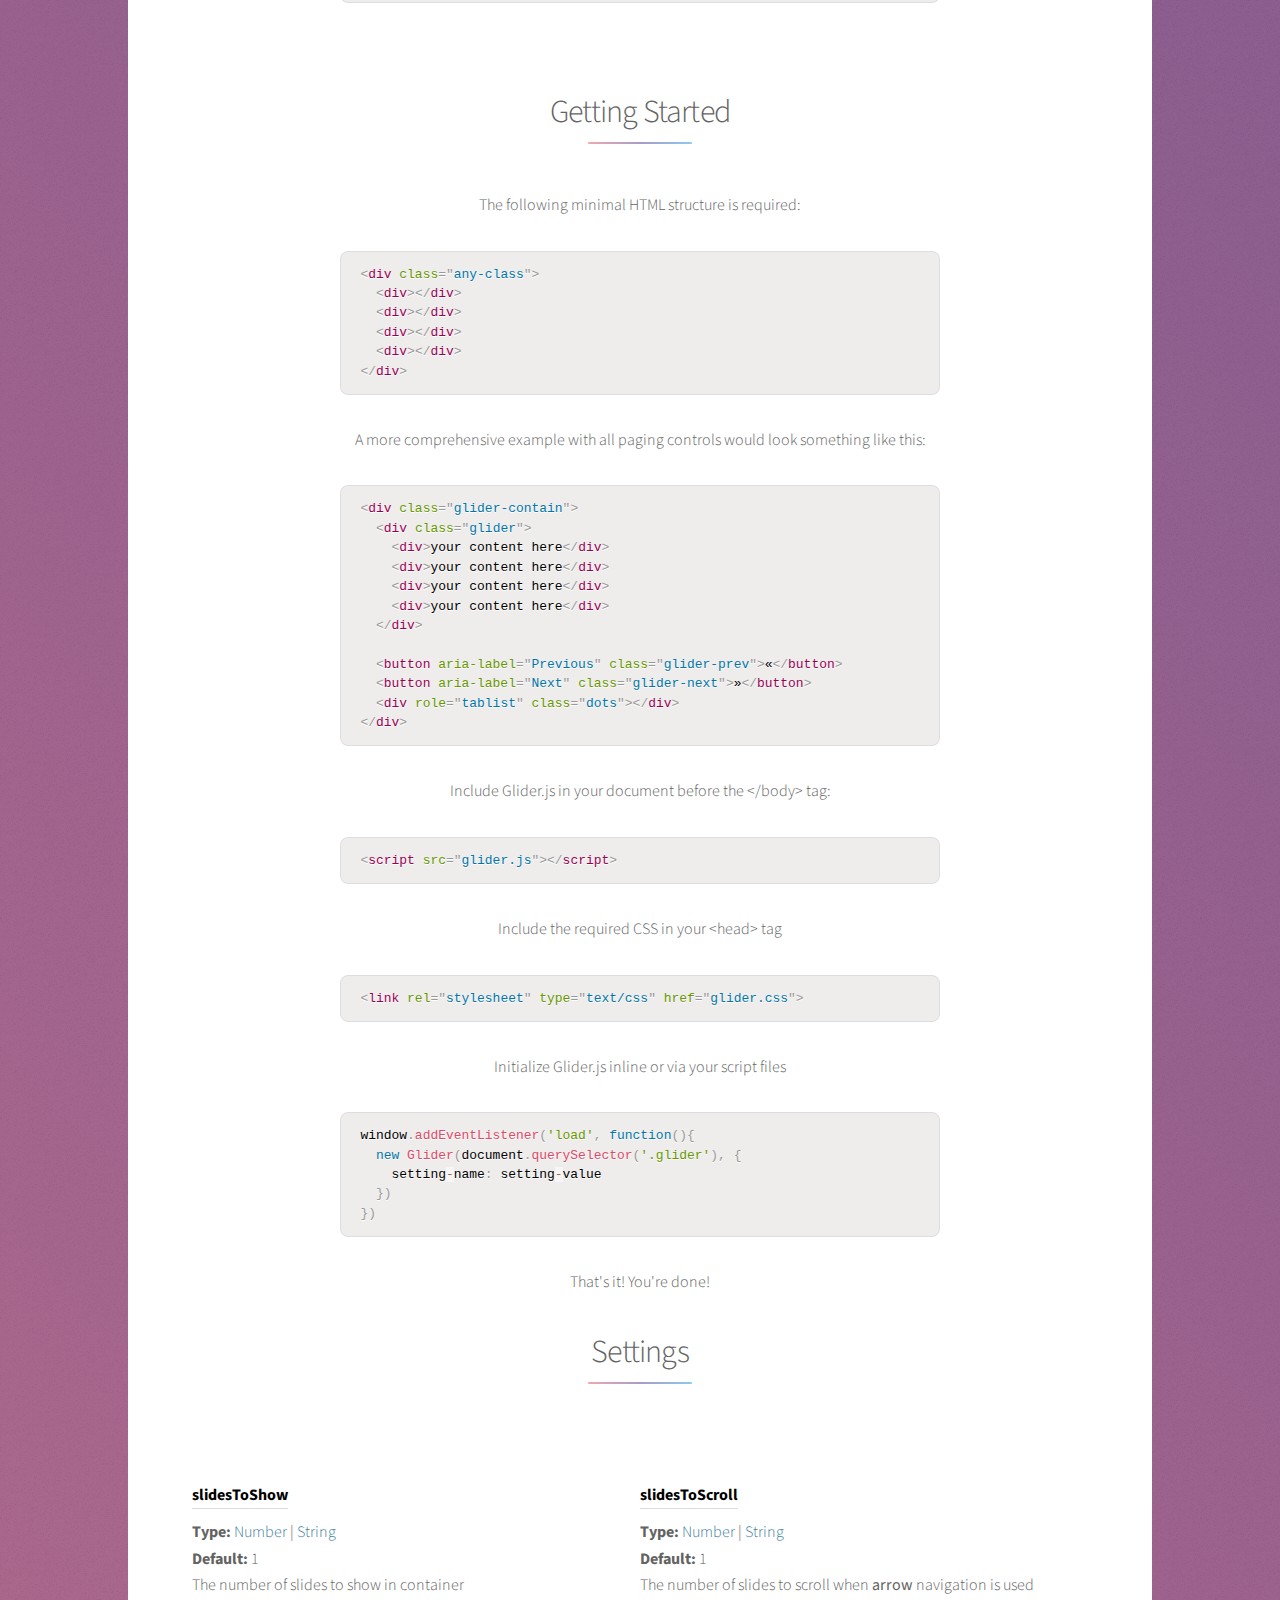
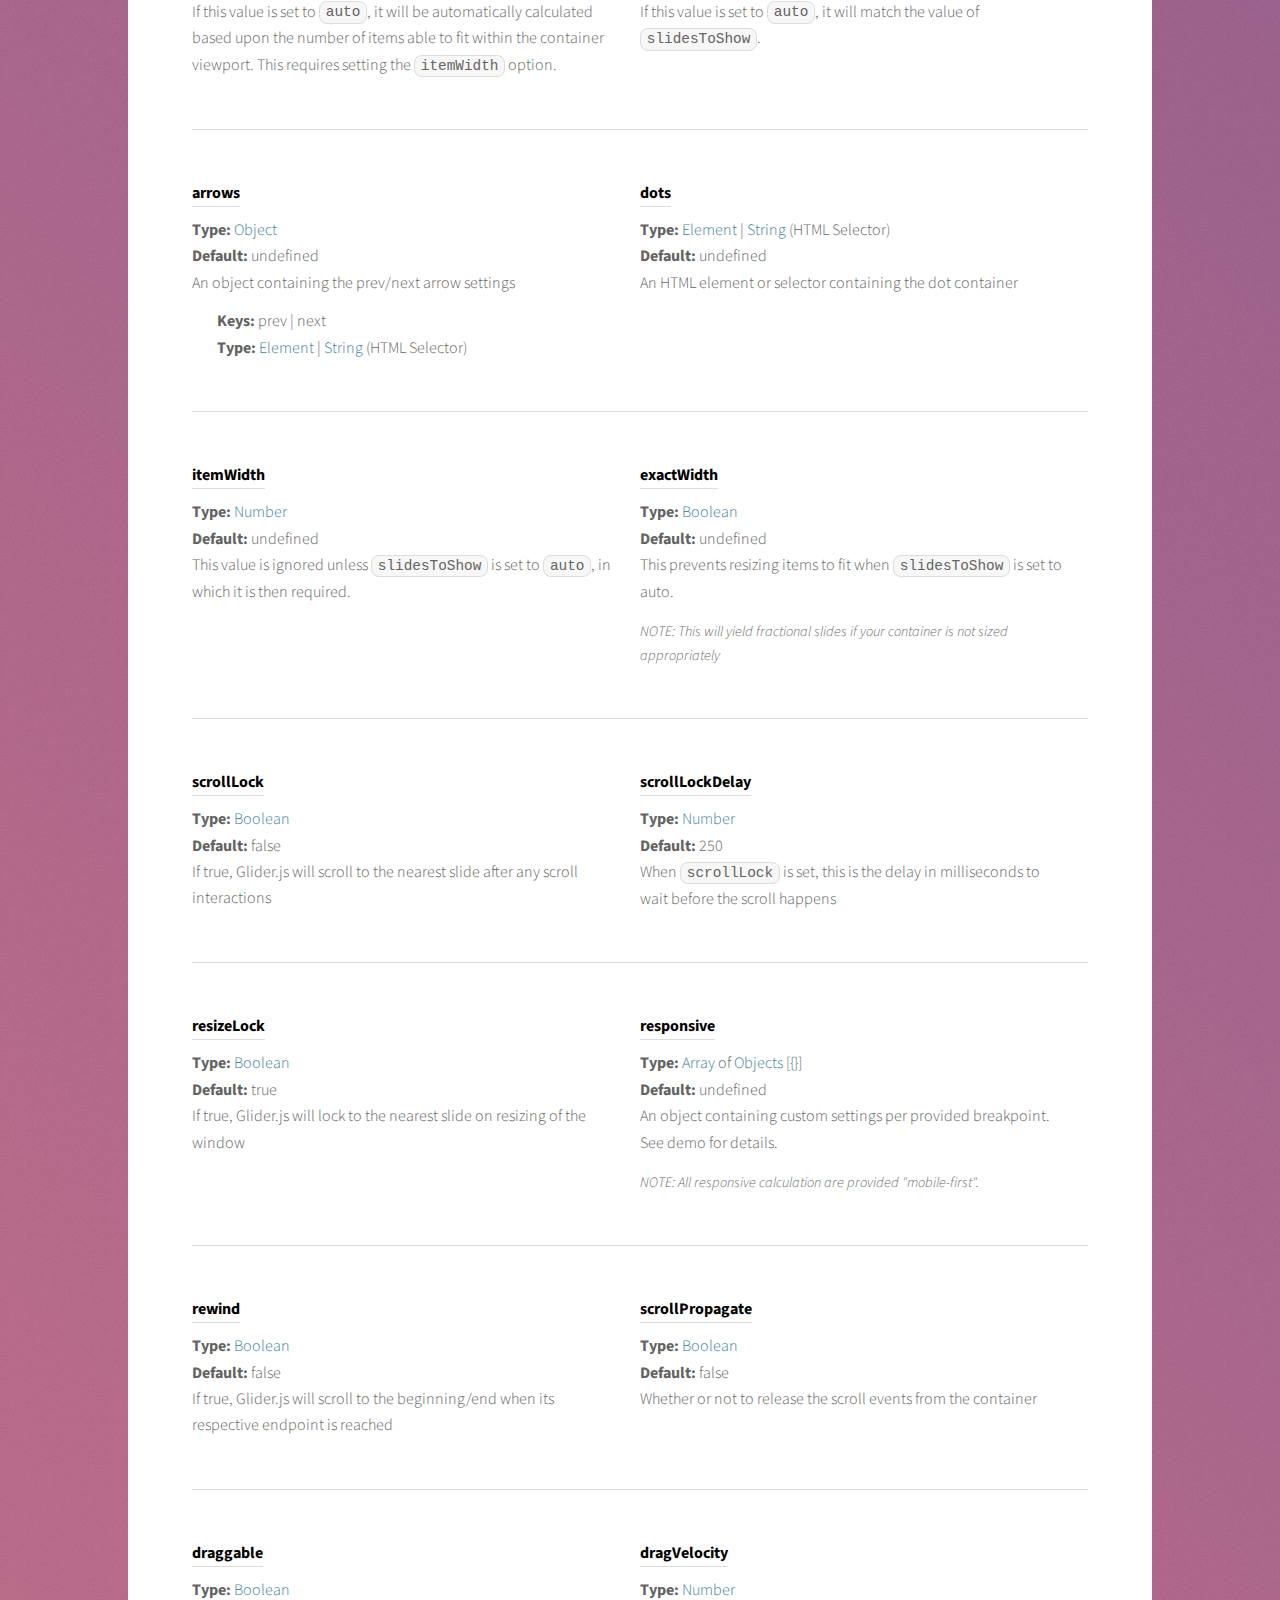
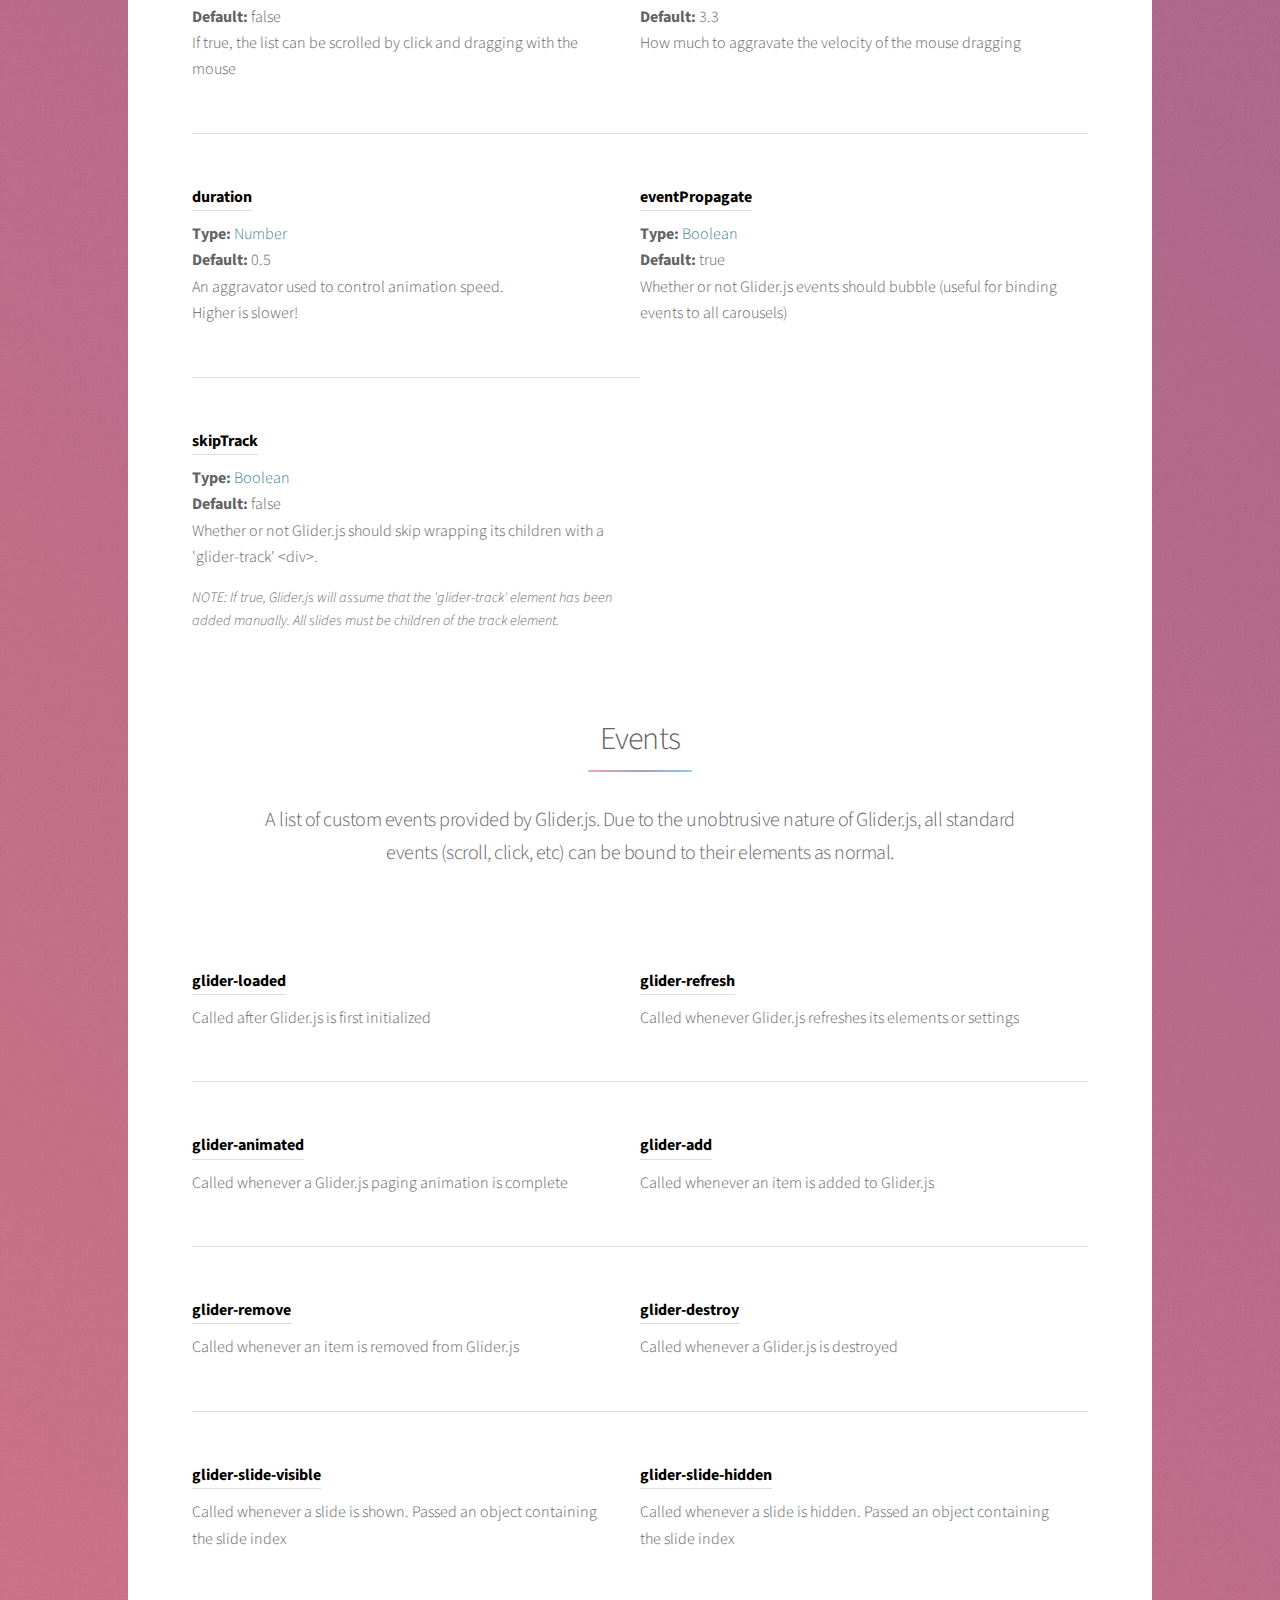
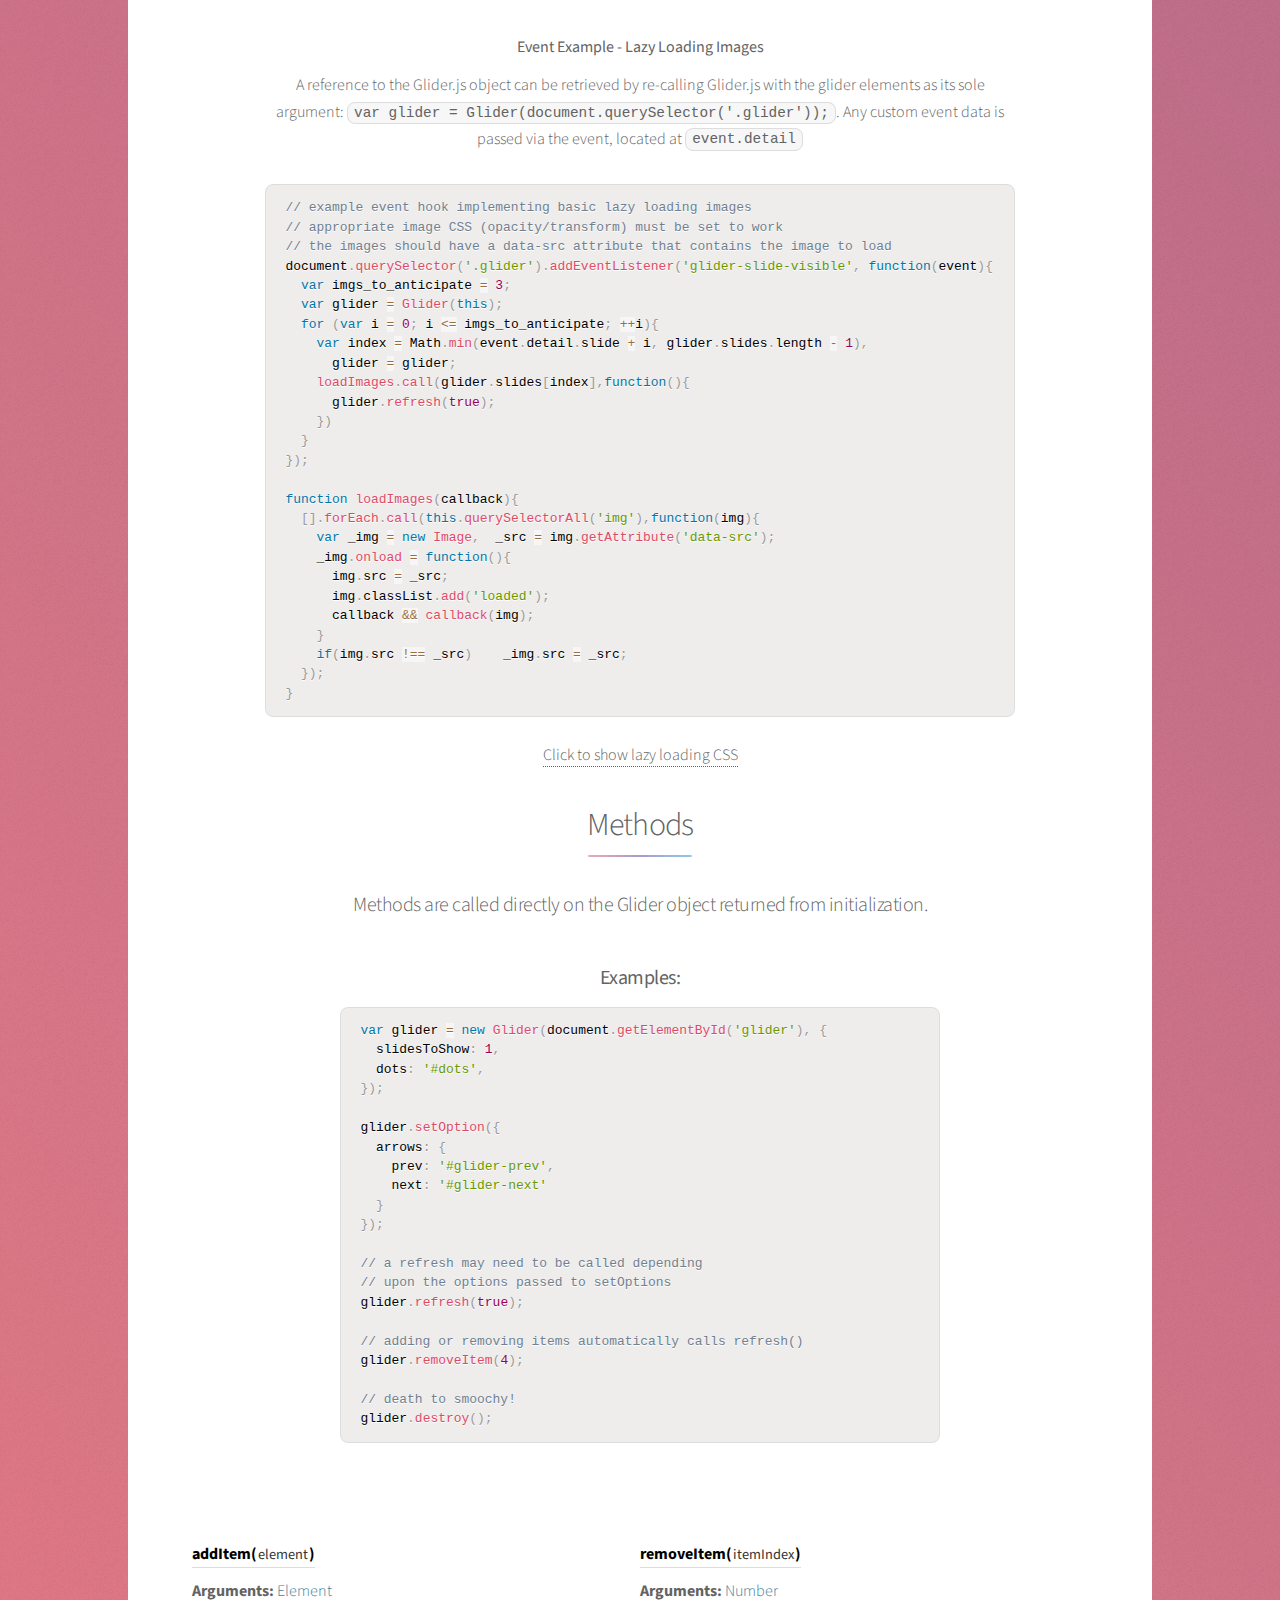
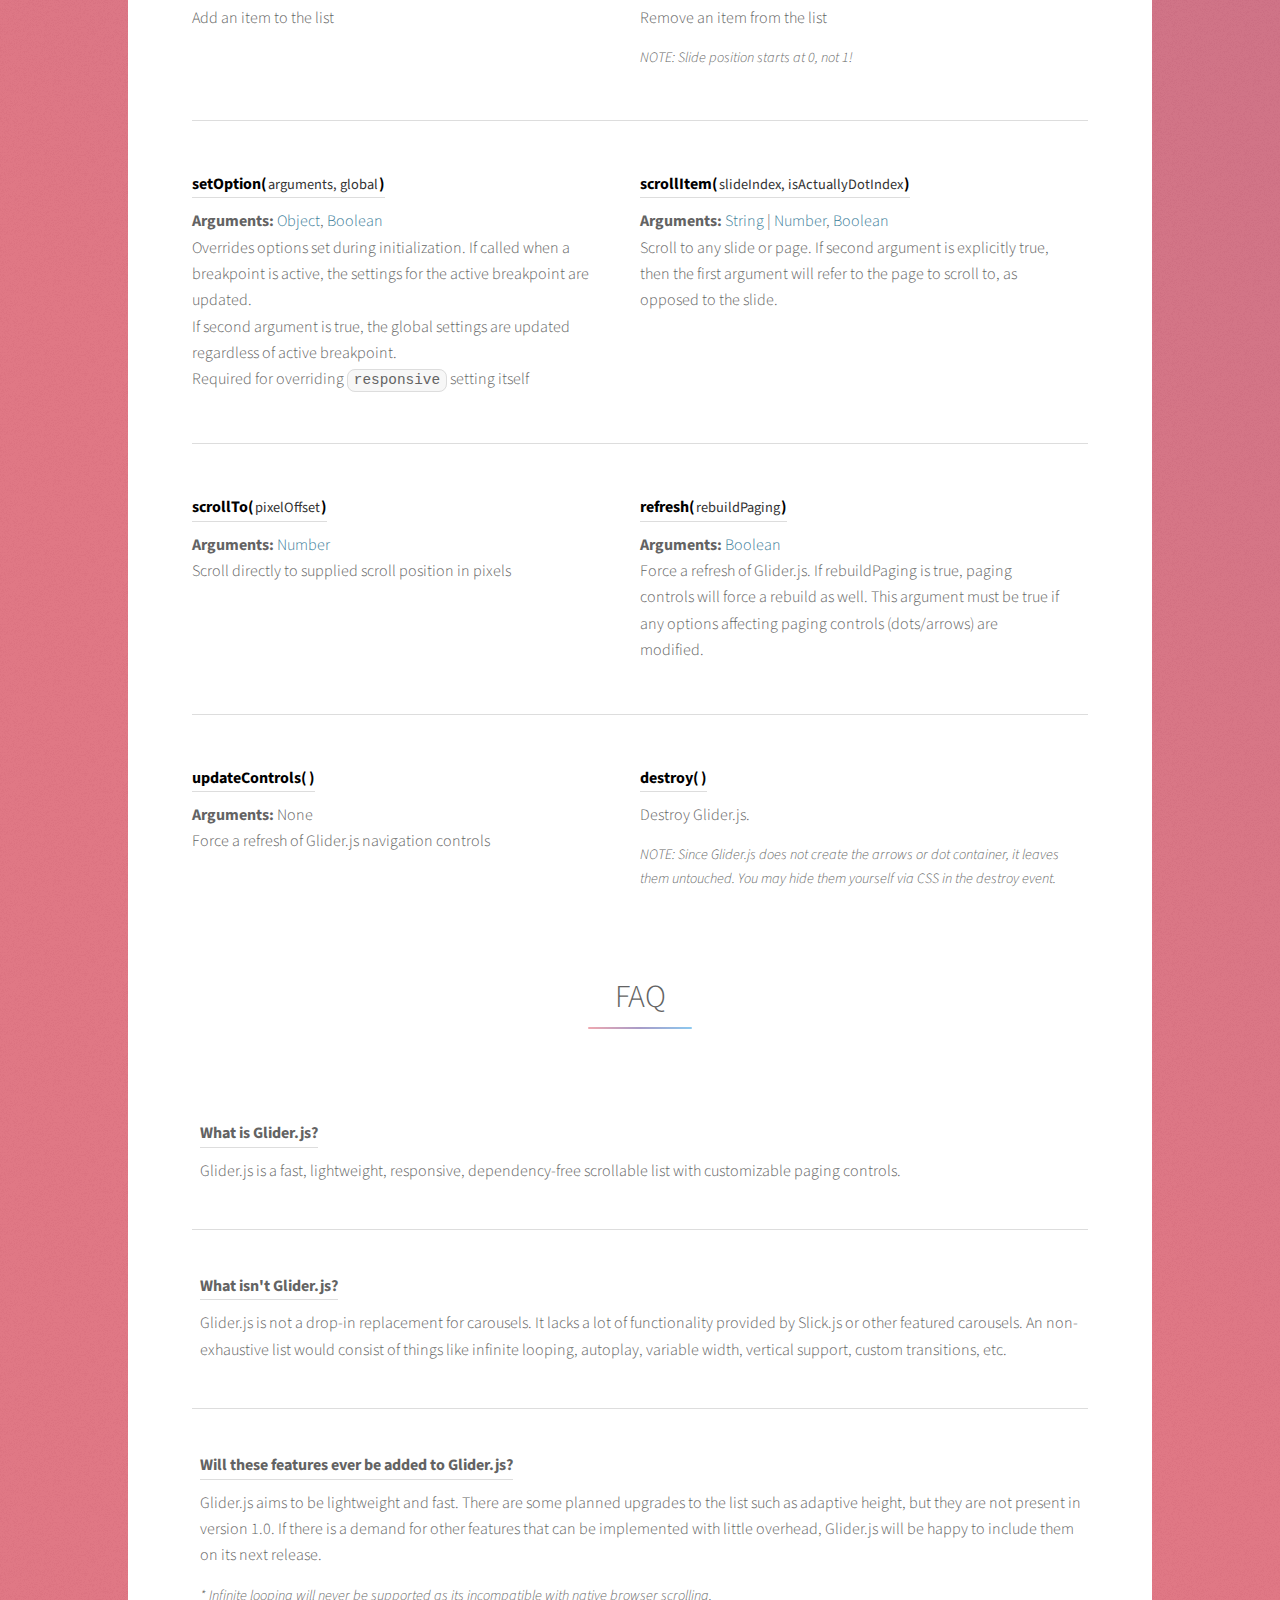
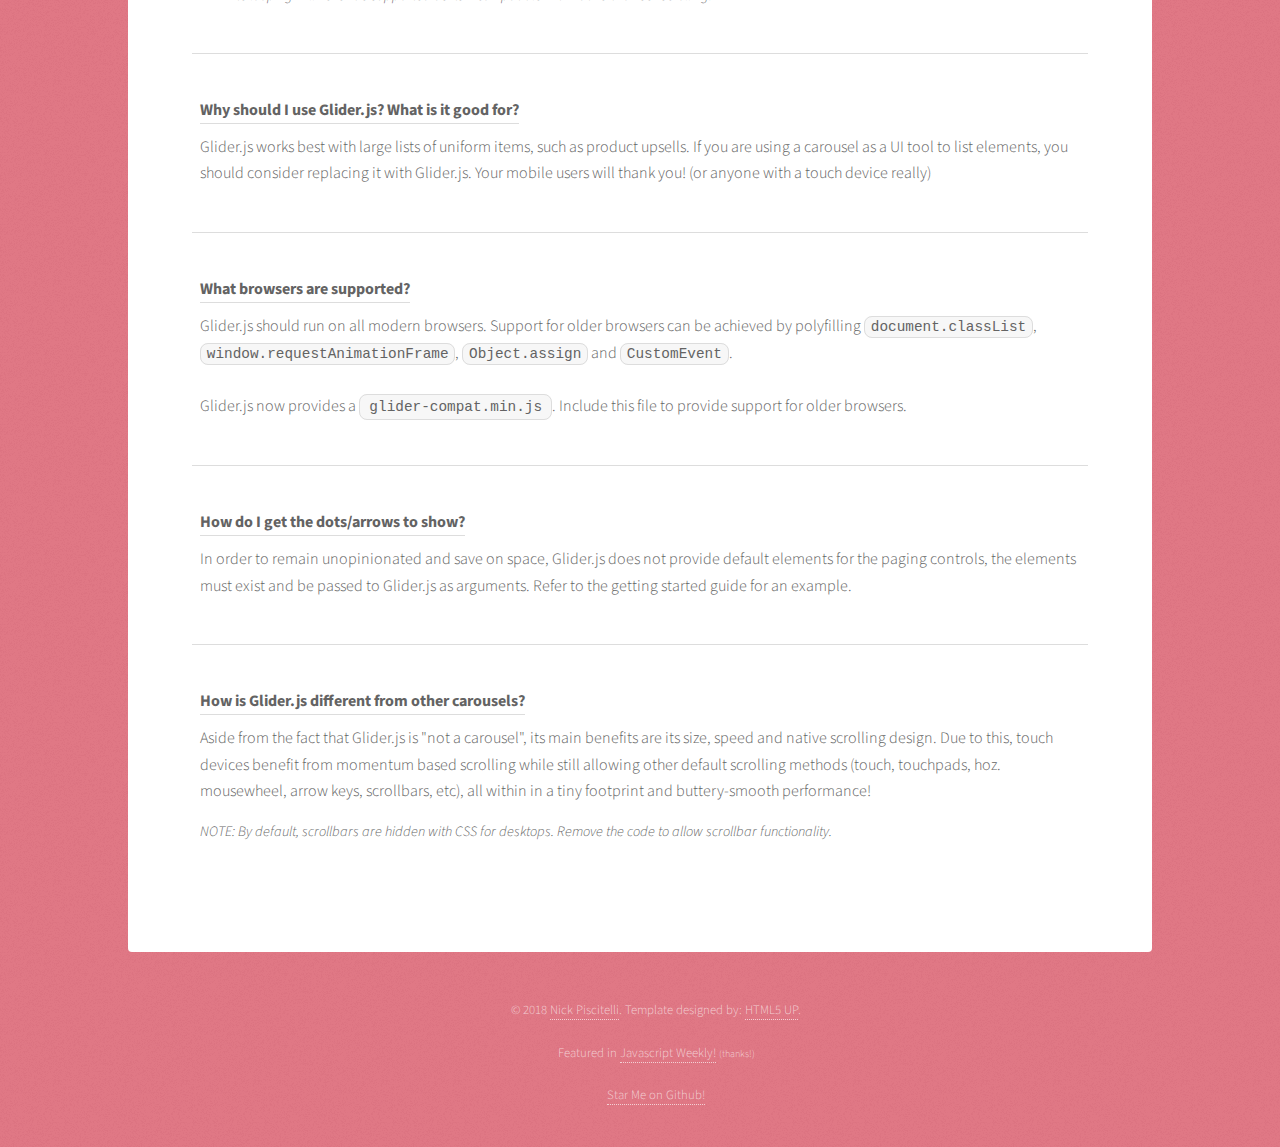
<file: assets/plugins/glider/docs/index.html>
<!DOCTYPE HTML>
<html>
<head>
  <!--

    _____ __ _     __                _
   / ___// /(_)___/ /___  ____      (_)___
  / (_ // // // _  // -_)/ __/_    / /(_-<
  \___//_//_/ \_,_/ \__//_/  (_)__/ //___/
                               |___/

  Version: 1.5
  Author: Nick Piscitelli (pickykneee)
  Website: https://nickpiscitelli.com
  License: MIT License
  Release Date: October 25th, 2018

  -->
  <title>Glider.js - A fast, lightweight carousel alternative</title>
  <meta charset="utf-8" />
  <link rel="shortcut icon" href="favicon.ico" type="image/x-icon" />
  <meta name='viewport' content='width=device-width, initial-scale=1.0, maximum-scale=1.0, user-scalable=0' />
  <link rel="canonical" href="https://nickpiscitelli.github.io/Glider.js/" />
  <link rel="stylesheet" href="https://use.fontawesome.com/releases/v5.4.1/css/all.css" integrity="sha384-5sAR7xN1Nv6T6+dT2mhtzEpVJvfS3NScPQTrOxhwjIuvcA67KV2R5Jz6kr4abQsz" crossorigin="anonymous">
  <link rel="stylesheet" href="assets/css/prism.css" />
  <link rel="stylesheet" href="assets/css/main.css" />
  <link rel="canonical" href="https://nickpiscitelli.github.io/Glider.js" />
  <noscript>
    <link rel="stylesheet" href="assets/css/noscript.css" />
  </noscript>
  <script src="assets/js/glider-compat.min.js"></script>
  <script src="assets/js/glider.min.js"></script>
</head>

<body class="is-preload">

  <!-- Wrapper -->
  <div id="wrapper">

    <!-- Header -->
    <header id="header" class="alt">
      <span class="logo"><img src="images/logo.svg" alt="" /></span>
      <h1>Glider.js</h1>
      <p>
        A blazingly fast, crazy small, fully responsive, mobile-friendly, dependency free,
        native scrolling list with paging controls!
      </p>
      <p>
        <a href="https://github.com/NickPiscitelli/Glider.js" class="button github">
          <img class="octo" src="images/octo.png" > <span class="mobileHide">View</span> Github
        </a>
        &nbsp;
        <a onclick="ga('send','event','Download Button');" href="https://github.com/NickPiscitelli/Glider.js/archive/master.zip" class="button">
          Download <span class="mobileHide">Now</span>
        <i class="zip fas fa-download dl-icon"></i>
        </a>
      </p>
    </header>

    <!-- Nav -->
    <nav id="nav">
      <ul>
        <li><a href="#intro" class="active">Introduction</a></li>
        <li><a href="#demos">Demos</a></li>
        <li><a href="#usage">Usage</a></li>
        <li><a href="#settings">Settings</a></li>
        <li><a href="#events">Events</a></li>
        <li><a href="#methods">Methods</a></li>
        <li><a href="#faq">FAQ</a></li>
      </ul>
    </nav>
    <!-- Main -->
    <div id="main">
      <!-- Introduction -->
      <section id="intro" class="main">
        <div class="spotlight">
          <div class="content">
            <header class="major">
              <h2>What is Glider.js?</h2>
            </header>
            <p>
              Glider.js was born out of a frustration for carousels, especially on mobile devices. Inspired by the well-known Slick.js, Glider.js aims
              to be a fast, lightweight, responsive, unopinionated, dependency-free carousel alternative. Glider.js is not truly a carousel; it lacks
              the defining carousel feature, infinite looping. Without support for looping, Glider.js retains the ability to use native scrolling creating
              a natural feel on any touch enabled devices, while still providing the basic carousel aesthetic and functionality (great for desktop!)
            </p>
            <p>
              <a href="#demos" class="smooth-scroll">Check out the demos below!</a>
            </p>

            <header class="major">
              <h2>Features</h2>
            </header>
            <ul class="script-features">
              <li><i class="fas fa-check"></i>Insanely Small (&lt; 2.8kb gzipped!)</li>
              <li><i class="fas fa-check"></i>Ridiculously Fast (as low as 25ms initialization!)</li>
              <li><i class="fas fa-check"></i>Vanilla JS - No Dependencies (look Mom, no jQuery!)</li>
              <li><i class="fas fa-check"></i>Native Browser Scroll (momentum scrolling!)</li>
              <li><i class="fas fa-check"></i>Fully Responsive (breakpoint based settings)</li>
              <li><i class="fas fa-check"></i>Customizable Arrow and Dot Navigation</li>
              <li><i class="fas fa-check"></i>Full Keyboard Accessibility + ARIA Labeling</li>
              <li><i class="fas fa-check"></i>Mouse Dragging Support!</li>
              <li><i class="fas fa-check"></i>Flexbox Support (enabled by default)</li>
              <li><i class="fas fa-check"></i>Easily Extendable</li>
              <li><i class="fas fa-check"></i>Custom Events</li>
              <li><i class="fas fa-check"></i>and much more!</li>
            </ul>
          </div>
        </div>
      </section>

      <!-- First Section -->
      <section id="demos" class="main special">
        <header class="major">
          <h2>Demos</h2>
        </header>

        <div class="demo first">
          <h2>Multiple Items</h2>
          <div data-name="Multiple Item" class="glider-contain multiple">
            <div class="gradient-border-bottom">
              <div class="gradient-border">
                <div class="glider" id="glider-double">
                  <div><h1>1</h1></div>
                  <div><h1>2</h1></div>
                  <div><h1>3</h1></div>
                  <div><h1>4</h1></div>
                  <div><h1>5</h1></div>
                  <div><h1>6</h1></div>
                  <div><h1>7</h1></div>
                  <div><h1>8</h1></div>
                  <div><h1>9</h1></div>
                  <div><h1>10</h1></div>
                  <div><h1>11</h1></div>
                  <div><h1>12</h1></div>
                  <div><h1>13</h1></div>
                  <div><h1>14</h1></div>
                  <div><h1>15</h1></div>
                  <div><h1>16</h1></div>
                  <div><h1>17</h1></div>
                  <div><h1>18</h1></div>
                </div>
              </div>
            </div>
            <button role="button" aria-label="Previous" class="glider-prev" id="glider-prev-2"><i class="fa fa-chevron-left"></i></i></button>
            <button role="button" aria-label="Next" class="glider-next" id="glider-next-2"><i class="fa fa-chevron-right"></i></i></button>
            <div id="dots2"></div>
          </div>
          <script>
            window.addEventListener('load', function () {
              window.glides = new Glider(document.getElementById('glider-double'), {
                slidesToShow: 5,
                slidesToScroll: 5,
                draggable: true,
                dots: '#dots2',
                arrows: {
                  prev: '#glider-prev-2',
                  next: '#glider-next-2'
                }
              })
            });
          </script>
          <pre class="line-numbers language-javascript">
            <code class="line-numbers language-javascript">
              new Glider(document.querySelector('.glider'), {
                slidesToShow: 5,
                slidesToScroll: 5,
                draggable: true,
                dots: '.dots',
                arrows: {
                  prev: '.glider-prev',
                  next: '.glider-next'
                }
              });
            </code>
          </pre>
        </div>


        <div class="demo">
          <h2>Single Item</h2>
          <div data-name="Single Item" class="glider-contain">
            <div class="gradient-border-bottom">
              <div class="gradient-border">
                <div class="glider" id="glider-single">
                  <div><h1>1</h1></div>
                  <div><h1>2</h1></div>
                  <div><h1>3</h1></div>
                  <div><h1>4</h1></div>
                  <div><h1>5</h1></div>
                  <div><h1>6</h1></div>
                  <div><h1>7</h1></div>
                  <div><h1>8</h1></div>
                  <div><h1>9</h1></div>
                  <div><h1>10</h1></div>
                </div>
              </div>
            </div>
            <button role="button" aria-label="Previous" class="glider-prev" id="glider-prev"><i class="fa fa-chevron-left"></i></i></button>
            <button role="button" aria-label="Next" class="glider-next" id="glider-next"><i class="fa fa-chevron-right"></i></i></button>
            <div id="dots"></div>
          </div>
          <script>
            window.addEventListener('load', function(){
              new Glider(document.getElementById('glider-single'), {
                slidesToShow: 1,
                dots: '#dots',
                draggable: true,
                arrows: {
                  prev: '#glider-prev',
                  next: '#glider-next'
                },
                easing: function (x, t, b, c, d) {
                  return c*(t/=d)*t + b;
                }
              });
            });
          </script>

          <pre class="line-numbers language-javascript">
            <code class="line-numbers language-javascript">
              new Glider(document.querySelector('.glider'), {
                slidesToShow: 1,
                dots: '#dots',
                draggable: true,
                arrows: {
                  prev: '.glider-prev',
                  next: '.glider-next'
                }
              });
            </code>
          </pre>
        </div>

        <div class="demo persp">
          <h2>Perspective View<span class="aside">(themeable CSS)</span></h2>
          <div data-name="Perspective View" class="glider-contain multiple">
            <div class="glider glider-persp" id="glider-persp">
              <div><div class="gradient-border-bottom"><div class="gradient-border"><h1>1</h1></div></div></div>
              <div><div class="gradient-border-bottom"><div class="gradient-border"><h1>2</h1></div></div></div>
              <div><div class="gradient-border-bottom"><div class="gradient-border"><h1>3</h1></div></div></div>
              <div><div class="gradient-border-bottom"><div class="gradient-border"><h1>4</h1></div></div></div>
              <div><div class="gradient-border-bottom"><div class="gradient-border"><h1>5</h1></div></div></div>
              <div><div class="gradient-border-bottom"><div class="gradient-border"><h1>6</h1></div></div></div>
              <div><div class="gradient-border-bottom"><div class="gradient-border"><h1>7</h1></div></div></div>
              <div><div class="gradient-border-bottom"><div class="gradient-border"><h1>8</h1></div></div></div>
              <div><div class="gradient-border-bottom"><div class="gradient-border"><h1>9</h1></div></div></div>
              <div><div class="gradient-border-bottom"><div class="gradient-border"><h1>10</h1></div></div></div>
              <div><div class="gradient-border-bottom"><div class="gradient-border"><h1>11</h1></div></div></div>
              <div><div class="gradient-border-bottom"><div class="gradient-border"><h1>12</h1></div></div></div>
              <div><div class="gradient-border-bottom"><div class="gradient-border"><h1>13</h1></div></div></div>
              <div><div class="gradient-border-bottom"><div class="gradient-border"><h1>14</h1></div></div></div>
              <div><div class="gradient-border-bottom"><div class="gradient-border"><h1>15</h1></div></div></div>
            </div>
            <button role="button" aria-label="Previous" class="glider-prev" id="glider-prev-per"><i class="fa fa-chevron-left"></i></i></button>
            <button role="button" aria-label="Next" class="glider-next" id="glider-next-per"><i class="fa fa-chevron-right"></i></i></button>
            <div id="dots-per"></div>
          </div>
          <script>
            window.addEventListener('load', function () {
              window.glides = new Glider(document.getElementById('glider-persp'), {
                slidesToShow: 5,
                slidesToScroll: 1,
                draggable: true,
                dots: '#dots-per',
                arrows: {
                  prev: '#glider-prev-per',
                  next: '#glider-next-per'
                }
              })
            });
          </script>
          <pre class="line-numbers language-javascript">
            <code class="line-numbers language-javascript">
              new Glider(document.querySelector('.glider'), {
                slidesToShow: 5,
                slidesToScroll: 1,
                draggable: true,
                dots: '.dots',
                arrows: {
                  prev: '.glider-prev',
                  next: '.glider-next'
                }
              });
            </code>
          </pre>
          <span class="aside">* Custom CSS Required</span>
        </div>
        <div class="demo">
          <h2>Responsive Settings / Scroll Lock Support</h2>
          <div data-name="Responsive Settings" class="glider-contain multiple">
            <div class="gradient-border-bottom">
              <div class="gradient-border">
                <div class="glider" id="glider-resp">
                  <div><h1>1</h1></div>
                  <div><h1>2</h1></div>
                  <div><h1>3</h1></div>
                  <div><h1>4</h1></div>
                  <div><h1>5</h1></div>
                  <div><h1>6</h1></div>
                  <div><h1>7</h1></div>
                  <div><h1>8</h1></div>
                  <div><h1>9</h1></div>
                  <div><h1>10</h1></div>
                </div>
              </div>
            </div>
            <button role="button" aria-label="Previous" class="glider-prev" id="glider-prev-resp"><i class="fa fa-chevron-left"></i></i></button>
            <button role="button" aria-label="Next" class="glider-next" id="glider-next-resp"><i class="fa fa-chevron-right"></i></i></button>
            <div id="resp-dots"></div>
          </div>
          <script>
            window.addEventListener('load',function(){
              new Glider(document.querySelector('#glider-resp'), {
                // Mobile-first defaults
                slidesToShow: 1,
                slidesToScroll: 1,
                scrollLock: true,
                dots: '#resp-dots',
                arrows: {
                  prev: '#glider-prev-resp',
                  next: '#glider-next-resp'
                },
                responsive: [
                  {
                    breakpoint: 775,
                    settings: {
                      slidesToShow: 'auto',
                      slidesToScroll: 'auto',
                      itemWidth: 150,
                      duration: 0.25
                    }
                  },{
                    breakpoint: 1024,
                    settings: {
                      slidesToShow: 2,
                      slidesToScroll: 1,
                      itemWidth: 150,
                      duration: 0.25
                    }
                  }
                ]
              })
            });
          </script>

          <pre class="line-numbers language-javascript">
            <code class="line-numbers language-javascript">
              new Glider(document.querySelector('.glider'), {
                // Mobile-first defaults
                slidesToShow: 1,
                slidesToScroll: 1,
                scrollLock: true,
                dots: '#resp-dots',
                arrows: {
                  prev: '.glider-prev',
                  next: '.glider-next'
                },
                responsive: [
                  {
                    // screens greater than >= 775px
                    breakpoint: 775,
                    settings: {
                      // Set to `auto` and provide item width to adjust to viewport
                      slidesToShow: 'auto',
                      slidesToScroll: 'auto',
                      itemWidth: 150,
                      duration: 0.25
                    }
                  },{
                    // screens greater than >= 1024px
                    breakpoint: 1024,
                    settings: {
                      slidesToShow: 2,
                      slidesToScroll: 1,
                      itemWidth: 150,
                      duration: 0.25
                    }
                  }
                ]
              });
            </code>
          </pre>
        </div>

        <div class="demo">
          <h2>Fractional Slides</h2>
          <div data-name="Fractional Slides" class="glider-contain multiple">
            <div class="gradient-border-bottom">
              <div class="gradient-border">
                <div class="glider" id="glider-cut">
                  <div><h1>1</h1></div>
                  <div><h1>2</h1></div>
                  <div><h1>3</h1></div>
                  <div><h1>4</h1></div>
                  <div><h1>5</h1></div>
                  <div><h1>6</h1></div>
                  <div><h1>7</h1></div>
                  <div><h1>8</h1></div>
                  <div><h1>9</h1></div>
                  <div><h1>10</h1></div>
                  <div><h1>11</h1></div>
                  <div><h1>12</h1></div>
                  <div><h1>13</h1></div>
                  <div><h1>14</h1></div>
                  <div><h1>15</h1></div>
                  <div><h1>16</h1></div>
                  <div><h1>17</h1></div>
                  <div><h1>18</h1></div>
                  <div><h1>19</h1></div>
                  <div><h1>20</h1></div>
                  <div><h1>21</h1></div>
                  <div><h1>22</h1></div>
                  <div><h1>23</h1></div>
                  <div><h1>24</h1></div>
                </div>
              </div>
            </div>
            <button role="button" aria-label="Previous" class="glider-prev" id="cut-prev"><i class="fa fa-chevron-left"></i></i></button>
            <button role="button" aria-label="Next" class="glider-next" id="cut-next"><i class="fa fa-chevron-right"></i></i></button>
            <div role="tablist" id="frac-dots"></div>
          </div>
          <script>
            window.addEventListener('load',function(){
              var glider = new Glider(document.getElementById('glider-cut'), {
                slidesToScroll: 1,
                slidesToShow: 5.5,
                draggable: true,
                dots: '#frac-dots',
                arrows: {
                  prev: '#cut-prev',
                  next: '#cut-next'
                }
              });
            })
          </script>

          <pre class="line-numbers language-javascript">
            <code class="line-numbers language-javascript">
              new Glider(document.querySelector('.glider'), {
                slidesToScroll: 1,
                slidesToShow: 5.5,
                draggable: true,
                dots: '.dots',
                arrows: {
                  prev: '.glider-prev',
                  next: '.glider-next'
                }
              });
            </code>
          </pre>
        </div>

        <div class="demo">
          <div id="add"><h1></h1></div>
          <h2>Add/Remove Items</h2>
          <div data-name="Add/Remove Items" class="glider-contain multiple">
            <div class="gradient-border-bottom">
              <div class="gradient-border">
                <div class="glider" id="glider-add">
                  <div><h1>1</h1></div>
                  <div><h1>2</h1></div>
                  <div><h1>3</h1></div>
                  <div><h1>4</h1></div>
                  <div><h1>5</h1></div>
                  <div><h1>6</h1></div>
                  <div><h1>7</h1></div>
                  <div><h1>8</h1></div>
                  <div><h1>9</h1></div>
                </div>
              </div>
            </div>
            <button role="button" aria-label="Previous" class="glider-prev" id="glider-prev-add"><i class="fa fa-chevron-left"></i></i></button>
            <button role="button" aria-label="Next" class="glider-next" id="glider-next-add"><i class="fa fa-chevron-right"></i></i></button>
            <div id="add-dots"></div>
          </div>
          <p class="buttons">
            <a class="button" id="addSlide">Add</a>
            <a class="button" id="removeSlide">Remove</a>
          </p>
          <script>
          window.addEventListener('load',function(){
            var glider = new Glider(document.getElementById('glider-add'), {
              slidesToShow: 3,
              duration: .6,
              dots: '#add-dots',
              arrows: {
                prev: '#glider-prev-add',
                next: '#glider-next-add'
              }
            });
            document.getElementById('addSlide').addEventListener('click',function(){
              var ele = document.getElementById('add').cloneNode(true);
              ele.id = '';
              ele.querySelector('h1').textContent = glider.slides.length + 1;
              glider.addItem(ele);
              try{
                ga('send','event','Add/Remove Item', 'Add')
              } catch(ex){}
            });
            document.getElementById('removeSlide').addEventListener('click',function(){
              glider.removeItem(glider.slides.length - 1);
              try{
                ga('send','event','Add/Remove Item', 'Remove')
              } catch(ex){}
            });
          })
          </script>

          <pre class="line-numbers language-javascript">
            <code class="line-numbers language-javascript">
              new Glider(document.querySelector('.glider'), {
                slidesToShow: 3,
                dots: '#dots',
                arrows: {
                  prev: '.glider-prev',
                  next: '.glider-next'
                }
              });
            </code>
          </pre>
        </div>
        <!--
        <div class="demo">
          <div id="add"><h1></h1></div>
          <h2>Demo with Content</h2>
          <div class="glider-contain content">
            <div class="glider" id="glider-content">
              <div>
                <div class="gradient-border-bottom">
                  <div class="gradient-border">
                    <div class="article">
                      <img src="http://placehold.it/150/C9E1F5/FFFFFF?text=$_">
                      <h4 class="cool-border">Awesome JS</h4>
                      <p>Wow! Can you believe that Glider.js is only 1.7kb gzipped?! That's pretty small!</p>
                      <a class="read-more">Read More</a>
                    </div>
                  </div>
                </div>
              </div>
              <div>
                <div class="gradient-border-bottom">
                  <div class="gradient-border">
                    <div class="article">
                      <img src="http://placehold.it/150/C9E1F5/FFFFFF?text=>_">
                      <h4 class="cool-border short">JS Weekly</h4>
                      <p>New library Glider.js has absolutely no dependencies! jQuery?  What's that?</p>
                      <a class="read-more">Read More</a>
                    </div>
                  </div>
                </div>
              </div>
              <div>
                <div class="gradient-border-bottom">
                  <div class="gradient-border">
                    <div class="article">
                      <img src="http://placehold.it/150/C9E1F5/FFFFFF?text=0x">
                      <h4 class="cool-border long">Readers MD5 Digest</h4>
                      <p>Glider.js - Wow. Just wow. A must have for any product upsell or content list!</p>
                      <a class="read-more">Read More</a>
                    </div>
                  </div>
                </div>
              </div>
              <div>
                <div class="gradient-border-bottom">
                  <div class="gradient-border">
                    <div class="article">
                      <img src="http://placehold.it/150/C9E1F5/FFFFFF?text=$_">
                      <h4 class="cool-border">Awesome JS</h4>
                      <p>Did you really think they would be different than the previous?</p>
                      <a class="read-more">Read More</a>
                    </div>
                  </div>
                </div>
              </div>
              <div>
                <div class="gradient-border-bottom">
                  <div class="gradient-border">
                    <div class="article">
                      <img src="http://placehold.it/150/C9E1F5/FFFFFF?text=>_">
                      <h4 class="cool-border short">JS Weekly</h4>
                      <p>I'm a programmer, not a writer. Don't expect so much.</p>
                      <a class="read-more">Read More</a>
                    </div>
                  </div>
                </div>
              </div>
              <div>
                <div class="gradient-border-bottom">
                  <div class="gradient-border">
                    <div class="article">
                      <img src="http://placehold.it/150/C9E1F5/FFFFFF?text=0x">
                      <h4 class="cool-border long">Readers SHA1 Digest</h4>
                      <p>Well, at least there was an issue upgrade.</p>
                      <a class="read-more">Read More</a>
                    </div>
                  </div>
                </div>
              </div>
              <div>
                <div class="gradient-border-bottom">
                  <div class="gradient-border">
                    <div class="article">
                      <img src="http://placehold.it/150/C9E1F5/FFFFFF?text=$_">
                      <h4 class="cool-border">Awesome JS</h4>
                      <p>Ok, now you're getting greedy.</p>
                      <a class="read-more">Read More</a>
                    </div>
                  </div>
                </div>
              </div>
              <div>
                <div class="gradient-border-bottom">
                  <div class="gradient-border">
                    <div class="article">
                      <img src="http://placehold.it/150/C9E1F5/FFFFFF?text=>_">
                      <h4 class="cool-border short">JS Weekly</h4>
                      <p>How much content do you think I can produce?</p>
                      <a class="read-more">Read More</a>
                    </div>
                  </div>
                </div>
              </div>
              <div>
                <div class="gradient-border-bottom">
                  <div class="gradient-border">
                    <div class="article">
                      <img src="http://placehold.it/150/C9E1F5/FFFFFF?text=0x">
                      <h4 class="cool-border long">Readers SHA256 Digest</h4>
                      <p>I should have disabled the dots for optimal suspense.</p>
                      <a class="read-more">Read More</a>
                    </div>
                  </div>
                </div>
              </div>
              <div>
                <div class="gradient-border-bottom">
                  <div class="gradient-border">
                    <div class="article">
                      <img src="http://placehold.it/150/C9E1F5/FFFFFF?text=$_">
                      <h4 class="cool-border">Awesome JS</h4>
                      <p>You would have just ended up looking at the arrows anyway.</p>
                      <a class="read-more">Read More</a>
                    </div>
                  </div>
                </div>
              </div>
              <div>
                <div class="gradient-border-bottom">
                  <div class="gradient-border">
                    <div class="article">
                      <img src="http://placehold.it/150/C9E1F5/FFFFFF?text=>_">
                      <h4 class="cool-border short">JS Weekly</h4>
                      <p>At least you know it's almost over soon.</p>
                      <a class="read-more">Read More</a>
                    </div>
                  </div>
                </div>
              </div>
              <div>
                <div class="gradient-border-bottom">
                  <div class="gradient-border">
                    <div class="article">
                      <img src="http://placehold.it/150/C9E1F5/FFFFFF?text=0x">
                      <h4 class="cool-border long">Readers SHA512 Digest</h4>
                      <p>
                        2b38627595da6be<br>
                        Nice hash.
                      </p>
                      <a class="read-more">Read More</a>
                    </div>
                  </div>
                </div>
              </div>
              <div>
                <div class="gradient-border-bottom">
                  <div class="gradient-border">
                    <div class="article">
                      <img src="http://placehold.it/150/C9E1F5/FFFFFF?text=$_">
                      <h4 class="cool-border">Awesome JS</h4>
                      <p>I hope you expected more.</p>
                      <a class="read-more">Read More</a>
                    </div>
                  </div>
                </div>
              </div>
            </div>
            <div id="dots-content"></div>
            <button role="button" aria-label="Previous" class="glider-prev" id="glider-prev-content"><i class="fa fa-chevron-left"></i></i></button>
            <button role="button" aria-label="Next" class="glider-next" id="glider-next-content"><i class="fa fa-chevron-right"></i></i></button>
          </div>
          <script>
            new Glider(document.getElementById('glider-content'), {
              slidesToShow: 1,
              slidesToScroll: 1,
              duration: .75,
              easing: function (x, t, b, c, d) {
                return c*(t/=d)*t + b;
              },
              dots: '#dots-content',
              arrows: {
                prev: '#glider-prev-content',
                next: '#glider-next-content'
              },
              responsive: [{
                breakpoint: 900,
                settings: {
                  slidesToShow: 3,
                  slidesToScroll: 3,
                }
              },{
                breakpoint: 575,
                settings: {
                  slidesToShow: 2,
                  slidesToScroll: 2,
                }
              }]
            });
          </script>

          <pre class="line-numbers language-javascript">
            <code class="line-numbers language-javascript">
              new Glider(document.querySelector('.glider'), {
                slidesToShow: 1,
                slidesToScroll: 1,
                duration: .75,
                // easeInQuad
                easing: function (x, t, b, c, d) {
                  return c*(t/=d)*t + b;
                },
                arrows: {
                  prev: '.glider-prev',
                  next: '.glider-next'
                },
                dots: '#dots',
                responsive: [{
                  breakpoint: 900,
                  settings: {
                    slidesToShow: 3,
                    slidesToScroll: 3,
                  }
                },{
                  breakpoint: 575,
                  settings: {
                    slidesToShow: 2,
                    slidesToScroll: 2,
                  }
                }]
              });
            </code>
          </pre>
        </div>
      </section>
      -->
      <!-- Second Section -->
      <section id="usage" class="main code special">
        <header class="major">
          <h2>Getting Started</h2>
        </header>
        <p>
          The following minimal HTML structure is required:
        </p>
        <pre class="line-numbers language-html">
          <code class="line-numbers language-html">
            &lt;div class="any-class"&gt;
              &lt;div&gt;&lt;/div&gt;
              &lt;div&gt;&lt;/div&gt;
              &lt;div&gt;&lt;/div&gt;
              &lt;div&gt;&lt;/div&gt;
            &lt;/div&gt;
          </code>
        </pre>

        <p>
          A more comprehensive example with all paging controls would
          look something like this:
        </p>
        <pre class="line-numbers language-html">
          <code class="line-numbers language-html">
            &lt;div class="glider-contain"&gt;
              &lt;div class="glider"&gt;
                &lt;div&gt;your content here&lt;/div&gt;
                &lt;div&gt;your content here&lt;/div&gt;
                &lt;div&gt;your content here&lt;/div&gt;
                &lt;div&gt;your content here&lt;/div&gt;
              &lt;/div&gt;

              &lt;button aria-label="Previous" class="glider-prev"&gt;&laquo;&lt;/button&gt;
              &lt;button aria-label="Next" class="glider-next"&gt;&raquo;&lt;/button&gt;
              &lt;div role="tablist" class="dots"&gt;&lt;/div&gt;
            &lt;/div&gt;
          </code>
        </pre>

        <p>
          Include Glider.js in your document before the &lt;/body&gt; tag:
        </p>
        <pre class="line-numbers language-html">
          <code class="line-numbers language-html">
            &lt;script src="glider.js"&gt;&lt;/script&gt;
          </code>
        </pre>

        <p>
          Include the required CSS in your &lt;head&gt; tag
        </p>
        <pre class="line-numbers language-html">
          <code class="line-numbers language-html">
            &lt;link rel="stylesheet" type="text/css" href="glider.css"&gt;
          </code>
        </pre>

        <p>
          Initialize Glider.js inline or via your script files
        </p>
        <pre class="line-numbers language-javascript">
          <code class="line-numbers language-javascript">
            window.addEventListener('load', function(){
              new Glider(document.querySelector('.glider'), {
                setting-name: setting-value
              })
            })
          </code>
        </pre>

        <p>
          That's it! You're done!
        </p>

      </section>

      <!-- Get Started -->
      <section id="settings" class="main special">
        <header class="major">
          <h2>Settings</h2>
        </header>
        <ul class="settings">
          <li>
            <span class="setting-name">slidesToShow</span><br>
            <span class="type">Type:</span> <a href="https://developer.mozilla.org/en-US/docs/Web/JavaScript/Reference/Global_Objects/Number">Number</a> | <a href="https://developer.mozilla.org/en-US/docs/Web/JavaScript/Reference/Global_Objects/String">String</a><br>
            <span class="type default">Default:</span> 1<br>
            The number of slides to show in container<br>

            If this value is set to <code class="slim slimmer">auto</code>, it will be automatically calculated based upon the number
            of items able to fit within the container viewport. This requires setting the <code class="slim slimmer">itemWidth</code> option.
          </li>
          <li>
            <span class="setting-name">slidesToScroll</span><br>
            <span class="type">Type:</span> <a href="https://developer.mozilla.org/en-US/docs/Web/JavaScript/Reference/Global_Objects/Number">Number</a> | <a href="https://developer.mozilla.org/en-US/docs/Web/JavaScript/Reference/Global_Objects/String">String</a><br>
            <span class="type default">Default:</span> 1<br>
            The number of slides to scroll when <b>arrow</b> navigation is used<br>

            If this value is set to <code class="slim slimmer">auto</code>, it will match the value of <code class="slim slimmer">slidesToShow</code>.
          </li>
          <li>
            <span class="setting-name">arrows</span><br>
            <span class="type">Type:</span> <a href="https://developer.mozilla.org/en-US/docs/Web/JavaScript/Reference/Global_Objects/Object">Object</a><br>
            <span class="type default">Default:</span> undefined<br>
            An object containing the prev/next arrow settings<br>
            <span class="indent">
              <span class="type">Keys:</span> prev | next<br>
              <span class="type">Type:</span> <a href="https://developer.mozilla.org/en-US/docs/Web/API/Element">Element</a> | <a href="https://developer.mozilla.org/en-US/docs/Web/JavaScript/Reference/Global_Objects/String">String</a> (HTML Selector)<br>
            </span>
          </li>
          <li>
            <span class="setting-name">dots</span><br>
            <span class="type">Type:</span> <a href="https://developer.mozilla.org/en-US/docs/Web/API/Element">Element</a> | <a href="https://developer.mozilla.org/en-US/docs/Web/JavaScript/Reference/Global_Objects/String">String</a> (HTML Selector)<br>
            <span class="type default">Default:</span> undefined<br>
            An HTML element or selector containing the dot container<br>
          </li>
          <li>
            <span class="setting-name">itemWidth</span><br>
            <span class="type">Type:</span> <a href="https://developer.mozilla.org/en-US/docs/Web/JavaScript/Reference/Global_Objects/Number">Number</a><br>
            <span class="type default">Default:</span> undefined<br>
            This value is ignored unless <code class="slim slimmer">slidesToShow</code> is set to <code class="slim slimmer">auto</code>, in which it is then required.
          </li>
          <li>
            <span class="setting-name">exactWidth</span><br>
            <span class="type">Type:</span> <a href="https://developer.mozilla.org/en-US/docs/Web/JavaScript/Reference/Global_Objects/Boolean">Boolean</a><br>
            <span class="type default">Default:</span> undefined<br>
            This prevents resizing items to fit when <code class="slim slimmer">slidesToShow</code> is set to auto.

            <span class="aside">NOTE: This will yield fractional slides if your container is not sized appropriately</span>
          </li>
          <li>
            <span class="setting-name">scrollLock</span><br>
            <span class="type">Type:</span> <a href="https://developer.mozilla.org/en-US/docs/Web/JavaScript/Reference/Global_Objects/Boolean">Boolean</a><br>
            <span class="type default">Default:</span> false<br>
            If true, Glider.js will scroll to the nearest slide after any scroll interactions
          </li>
          <li>
            <span class="setting-name">scrollLockDelay</span><br>
            <span class="type">Type:</span> <a href="https://developer.mozilla.org/en-US/docs/Web/JavaScript/Reference/Global_Objects/Number">Number</a><br>
            <span class="type default">Default:</span> 250<br>
            When <code class="slim slimmer">scrollLock</code> is set, this is the delay in milliseconds to wait before the scroll happens
          </li>
          <li>
            <span class="setting-name">resizeLock</span><br>
            <span class="type">Type:</span> <a href="https://developer.mozilla.org/en-US/docs/Web/JavaScript/Reference/Global_Objects/Boolean">Boolean</a><br>
            <span class="type default">Default:</span> true<br>
            If true, Glider.js will lock to the nearest slide on resizing of the window
          </li>
          <li>
            <span class="setting-name">responsive</span><br>
            <span class="type">Type:</span> <a href="https://developer.mozilla.org/en-US/docs/Web/JavaScript/Reference/Global_Objects/Array">Array</a> of <a href="https://developer.mozilla.org/en-US/docs/Web/JavaScript/Reference/Global_Objects/Object">Objects</a> [{}]<br>
            <span class="type default">Default:</span> undefined<br>
            An object containing custom settings per provided breakpoint. See demo for details.
            <span class="aside">NOTE: All responsive calculation are provided "mobile-first".</span>
          </li>
          <li>
            <span class="setting-name">rewind</span><br>
            <span class="type">Type:</span> <a href="https://developer.mozilla.org/en-US/docs/Web/JavaScript/Reference/Global_Objects/Boolean">Boolean</a><br>
            <span class="type default">Default:</span> false<br>
            If true, Glider.js will scroll to the beginning/end when its respective endpoint is reached
          </li>
          <li>
            <span class="setting-name">scrollPropagate</span><br>
            <span class="type">Type:</span> <a href="https://developer.mozilla.org/en-US/docs/Web/JavaScript/Reference/Global_Objects/Boolean">Boolean</a><br>
            <span class="type default">Default:</span> false<br>
            Whether or not to release the scroll events from the container
          </li>
          <li>
            <span class="setting-name">draggable</span><br>
            <span class="type">Type:</span> <a href="https://developer.mozilla.org/en-US/docs/Web/JavaScript/Reference/Global_Objects/Boolean">Boolean</a><br>
            <span class="type default">Default:</span> false<br>
            If true, the list can be scrolled by click and dragging with the mouse
          </li>
          <li>
            <span class="setting-name">dragVelocity</span><br>
            <span class="type">Type:</span> <a href="https://developer.mozilla.org/en-US/docs/Web/JavaScript/Reference/Global_Objects/Number">Number</a><br>
            <span class="type default">Default:</span> 3.3<br>
            How much to aggravate the velocity of the mouse dragging
          </li>

          <li>
            <span class="setting-name">duration</span><br>
            <span class="type">Type:</span> <a href="https://developer.mozilla.org/en-US/docs/Web/JavaScript/Reference/Global_Objects/Number">Number</a><br>
            <span class="type default">Default:</span> 0.5<br>
            An aggravator used to control animation speed. <br>Higher is slower!<br>
          </li>
          <li>
            <span class="setting-name">eventPropagate</span><br>
            <span class="type">Type:</span> <a href="https://developer.mozilla.org/en-US/docs/Web/JavaScript/Reference/Global_Objects/Boolean">Boolean</a><br>
            <span class="type default">Default:</span> true<br>
            Whether or not Glider.js events should bubble (useful for binding events to all carousels)
          </li>
          <li>
            <span class="setting-name">skipTrack</span><br>
            <span class="type">Type:</span> <a href="https://developer.mozilla.org/en-US/docs/Web/JavaScript/Reference/Global_Objects/Boolean">Boolean</a><br>
            <span class="type default">Default:</span> false<br>
            Whether or not Glider.js should skip wrapping its children with a 'glider-track' &lt;div&gt;.
            <span class="aside">NOTE: If true, Glider.js will assume that the 'glider-track' element has been added manually. All slides must be children of the track element.</span>
          </li>

        </ul>
      </section>
      <section id="events" class="main special">
        <header class="major">
          <h2>Events</h2>
          <p>
            A list of custom events provided by Glider.js. Due to the unobtrusive nature of Glider.js, all standard events (scroll, click, etc) can be bound to their elements as normal.
          </p>

        </header>
        <ul class="settings">
          <li>
            <span class="setting-name">glider-loaded</span><br>
            Called after Glider.js is first initialized<br>
          </li>
          <li>
            <span class="setting-name">glider-refresh</span><br>
            Called whenever Glider.js refreshes its elements or settings<br>
          </li>
          <li>
            <span class="setting-name">glider-animated</span><br>
            Called whenever a Glider.js paging animation is complete
          </li>
          <li>
            <span class="setting-name">glider-add</span><br>
            Called whenever an item is added to Glider.js
          </li>
          <li>
            <span class="setting-name">glider-remove</span><br>
            Called whenever an item is removed from Glider.js
          </li>
          <li>
            <span class="setting-name">glider-destroy</span><br>
            Called whenever a Glider.js is destroyed
          </li>
          <li>
            <span class="setting-name">glider-slide-visible</span><br>
            Called whenever a slide is shown. Passed an object containing the slide index
          </li>
          <li>
            <span class="setting-name">glider-slide-hidden</span><br>
            Called whenever a slide is hidden. Passed an object containing the slide index
          </li>
        </ul>
        <p class="little-margin"><b>Event Example - Lazy Loading Images</b></p>
          <p>
            A reference to the Glider.js object can be retrieved by re-calling Glider.js with the glider elements
            as its sole argument: <code class="slim">var glider = Glider(document.querySelector('.glider'));</code>. Any custom
            event data is passed via the event, located at <code class="slim">event.detail</code>
          </p>

          <pre class="wide language-javascript">
            <code class="language-javascript">
              // example event hook implementing basic lazy loading images
              // appropriate image CSS (opacity/transform) must be set to work
              // the images should have a data-src attribute that contains the image to load
              document.querySelector('.glider').addEventListener('glider-slide-visible', function(event){
                var imgs_to_anticipate = 3;
                var glider = Glider(this);
                for (var i = 0; i &lt;= imgs_to_anticipate; ++i){
                  var index = Math.min(event.detail.slide + i, glider.slides.length - 1),
                    glider = glider;
                  loadImages.call(glider.slides[index],function(){
                    glider.refresh(true);
                  })
                }
              });

              function loadImages(callback){
                [].forEach.call(this.querySelectorAll('img'),function(img){
                  var _img = new Image,  _src = img.getAttribute('data-src');
                  _img.onload = function(){
                    img.src = _src;
                    img.classList.add('loaded');
                    callback &amp;&amp; callback(img);
                  }
                  if(img.src !== _src)	_img.src = _src;
                });
              }
            </code>
          </pre>
          <p>
            <a data-collapse="css-collapse" class="collapse-control" href="#">Click to show lazy loading CSS</a>
          </p>
          <div id="css-collapse" class="collapse">
            <pre class="language-css">
              <code class="language-css">
                  // example css
                  .glider-slide img {
                    opacity: 0;
                    transition: opacity .1s ease;
                  }
                  .glider-slide img.loaded {
                    opacity: 1;
                  }
              </code>
            </pre>
          </div>
      </section>
      <section id="methods" class="main special">
        <header class="major">
          <h2>Methods</h2>
          <p>Methods are called directly on the Glider object returned from initialization.</p>
          <p class="little-margin"><b>Examples:</b></p>
          <pre class="language-javascript">
            <code class="language-javascript">
              var glider = new Glider(document.getElementById('glider'), {
                slidesToShow: 1,
                dots: '#dots',
              });

              glider.setOption({
                arrows: {
                  prev: '#glider-prev',
                  next: '#glider-next'
                }
              });

              // a refresh may need to be called depending
              // upon the options passed to setOptions
              glider.refresh(true);

              // adding or removing items automatically calls refresh()
              glider.removeItem(4);

              // death to smoochy!
              glider.destroy();
            </code>
          </pre>
        </header>
        <ul class="settings">
          <li>
            <span class="setting-name">addItem(<span class="arguments">element</span>)</span><br>
            <span class="type">Arguments:</span> <a href="https://developer.mozilla.org/en-US/docs/Web/API/Element">Element</a><br>
            Add an item to the list<br>
          </li>
          <li>
            <span class="setting-name">removeItem(<span class="arguments">itemIndex</span>)</span><br>
            <span class="type">Arguments:</span> <a href="https://developer.mozilla.org/en-US/docs/Web/JavaScript/Reference/Global_Objects/Number">Number</a><br>
            Remove an item from the list<br>
            <span class="aside">NOTE: Slide position starts at 0, not 1!</span>
          </li>
          <li>
            <span class="setting-name">setOption(<span class="arguments">arguments, global</span>)</span><br>
            <span class="type">Arguments:</span> <a href="https://developer.mozilla.org/en-US/docs/Web/JavaScript/Reference/Global_Objects/Object">Object</a>,  <a href="https://developer.mozilla.org/en-US/docs/Web/JavaScript/Reference/Global_Objects/Boolean">Boolean</a> <br>
            Overrides options set during initialization. If called when a breakpoint is active, the settings
            for the active breakpoint are updated.<br>
            If second argument is true, the global settings are updated regardless of active breakpoint.<br>
            Required for overriding <code class="slim">responsive</code> setting itself
          </li>
          <li>
            <span class="setting-name">scrollItem(<span class="arguments">slideIndex, isActuallyDotIndex</span>)</span><br>
            <span class="type">Arguments:</span> <a href="https://developer.mozilla.org/en-US/docs/Web/JavaScript/Reference/Global_Objects/String">String</a> | <a href="https://developer.mozilla.org/en-US/docs/Web/JavaScript/Reference/Global_Objects/Number">Number</a>, <a href="https://developer.mozilla.org/en-US/docs/Web/JavaScript/Reference/Global_Objects/Boolean">Boolean</a><br>
            Scroll to any slide or page. If second argument is explicitly true, then the first argument will refer to the page to scroll to, as opposed to the slide.<br>
          </li>
          <li>
            <span class="setting-name">scrollTo(<span class="arguments">pixelOffset</span>)</span><br>
            <span class="type">Arguments:</span> <a href="https://developer.mozilla.org/en-US/docs/Web/JavaScript/Reference/Global_Objects/Number">Number</a> <br>
            Scroll directly to supplied scroll position in pixels<br>
          </li>
          <li>
            <span class="setting-name">refresh(<span class="arguments">rebuildPaging</span>)</span><br>
            <span class="type">Arguments:</span> <a href="https://developer.mozilla.org/en-US/docs/Web/JavaScript/Reference/Global_Objects/Boolean">Boolean</a> <br>
            Force a refresh of Glider.js. If rebuildPaging is true, paging controls will force a rebuild as well. This
            argument must be true if any options affecting paging controls (dots/arrows) are modified.
          </li>
          <li>
            <span class="setting-name">updateControls(<span class="arguments"></span>)</span><br>
            <span class="type">Arguments:</span> None <br>
            Force a refresh of Glider.js navigation controls
          </li>
          <li>
            <span class="setting-name">destroy(<span class="arguments"></span>)</span><br>
            Destroy Glider.js.
            <span class="aside">NOTE: Since Glider.js does not create the arrows or dot container, it leaves them untouched.
              You may hide them yourself via CSS in the destroy event.</span>
          </li>
        </ul>
      </section>


    <section id="faq" class="main code special">
        <header class="major">
          <h2>FAQ</h2>
        </header>
        <ul class="questions">
          <li>
            <p class="question">
              What is Glider.js?
            </p>
            <p class="answer">
              Glider.js is a fast, lightweight, responsive, dependency-free scrollable list with customizable paging controls.
            </p>
          </li>
          <li>
            <p class="question">
              What isn't Glider.js?
            </p>
            <p class="answer">
              Glider.js is not a drop-in replacement for carousels. It lacks a lot of
              functionality provided by Slick.js or other featured carousels. An non-exhaustive list
              would consist of things like infinite looping, autoplay, variable width, vertical support,
              custom transitions, etc.
            </p>
          </li>
          <li>
            <p class="question">
              Will these features ever be added to Glider.js?
            </p>
            <p class="answer">
              Glider.js aims to be lightweight and fast. There are some planned upgrades to the list such as adaptive height, but they are not present in version 1.0.
              If there is a demand for other features that can be implemented with little overhead, Glider.js will be happy to include them on its next release.

              <span class="aside">* Infinite looping will never be supported as its incompatible with native browser scrolling.</span>
            </p>
          </li>
          <li>
            <p class="question">
              Why should I use Glider.js? What is it good for?
            </p>
            <p class="answer">
              Glider.js works best with large lists of uniform items, such as product upsells.

              If you are using a carousel as a UI tool to list elements, you should consider replacing
              it with Glider.js. Your mobile users will thank you! (or anyone with a touch device really)
            </p>
          </li>
          <li>
            <p class="question">
              What browsers are supported?
            </p>
            <p class="answer">
              Glider.js should run on all modern browsers. Support for older browsers can be achieved by polyfilling
              <code class="slim">document.classList</code>, <code class="slim">window.requestAnimationFrame</code>,
              <code class="slim">Object.assign</code> and <code class="slim">CustomEvent</code>.
              <br><br>
              Glider.js now provides a <code class="slime">glider-compat.min.js</code>. Include this file to provide support for older browsers.
            </p>
          </li>
          <li>
            <p class="question">
              How do I get the dots/arrows to show?
            </p>
            <p class="answer">
              In order to remain unopinionated and save on space, Glider.js does not provide default elements
              for the paging controls, the elements must exist and be passed to Glider.js
              as arguments. Refer to the getting started guide for an example.
            </p>
          </li>
          <li>
            <p class="question">
              How is Glider.js different from other carousels?
            </p>
            <p class="answer">
              Aside from the fact that Glider.js is "not a carousel", its main benefits are its size, speed and native scrolling design. Due to this,
              touch devices benefit from momentum based scrolling while still allowing other default scrolling methods (touch, touchpads, hoz. mousewheel, arrow keys, scrollbars, etc), all within in a tiny
              footprint and buttery-smooth performance!

              <span class="aside">
                NOTE: By default, scrollbars are hidden with CSS for desktops. Remove the code to allow scrollbar functionality.
              </aside>
            </p>
          </li>
        </ul>

      </section>
    </div>
    <!-- Footer -->
    <footer id="footer">
      <p class="copyright">&copy; 2018 <a href="https://nickpiscitelli.com">Nick Piscitelli</a>. Template designed by: <a href="https://html5up.net">HTML5 UP</a>.
      <br> <br> Featured in <a href="https://javascriptweekly.com/issues/411">Javascript Weekly!</a> <span style="font-size: 10px;">(thanks!)</span>
        <br><br><a id="ghb" class="github-button" href="https://github.com/NickPiscitelli/Glider.js" data-icon="octicon-star" data-size="large" aria-label="Star NickPiscitelli/Glider.js on GitHub">Star Me on Github!</a>



      </p>
    </footer>

  </div>

  <!-- Kick-ass template designed by: -->
  <!--
    Stellar by HTML5 UP
    html5up.net | @ajlkn
    Free for personal and commercial use under the CCA 3.0 license (html5up.net/license)
  -->

  <!-- Scripts -->
  <!--
    <script src="https://cdnjs.cloudflare.com/ajax/libs/cash/3.0.0-beta.0/cash.min.js"></script>
    -- Some people just can't let go
    <script>
      console.log('blah');
      /*
      var jQuery = $;
      $.fn.extend({
        scrollTop: function(){
          if (this[0] === window){
            return window.pageYOffset || document.body.scrollTop
          }
          return this[0].scrollTop;
        }
      });
      $.map = function(mapObject, cb){
        var keys = Object.keys(mapObject);
        for (var i = 0; i < keys.length; ++i){
          cb(mapObject[keys[i]], keys[i])
        }
      };
      */
    </script>
  -->
  <script
  src="https://code.jquery.com/jquery-3.3.1.min.js"
  integrity="sha256-FgpCb/KJQlLNfOu91ta32o/NMZxltwRo8QtmkMRdAu8="
  crossorigin="anonymous"></script>

  <script src="assets/js/prism.js"></script>
  <script src="assets/js/main.js"></script>

  <script async defer src="https://buttons.github.io/buttons.js"></script>

  <!-- I see you. -->
  <script>
  (function(i,s,o,g,r,a,m){i['GoogleAnalyticsObject']=r;i[r]=i[r]||function(){
  (i[r].q=i[r].q||[]).push(arguments)},i[r].l=1*new Date();a=s.createElement(o),
  m=s.getElementsByTagName(o)[0];a.async=1;a.src=g;m.parentNode.insertBefore(a,m)
  })(window,document,'script','https://www.google-analytics.com/analytics.js','ga');

  ga('create', 'UA-20216161-5', 'auto');
  ga('send', 'pageview');
  </script>



</body>
</html>
</file>
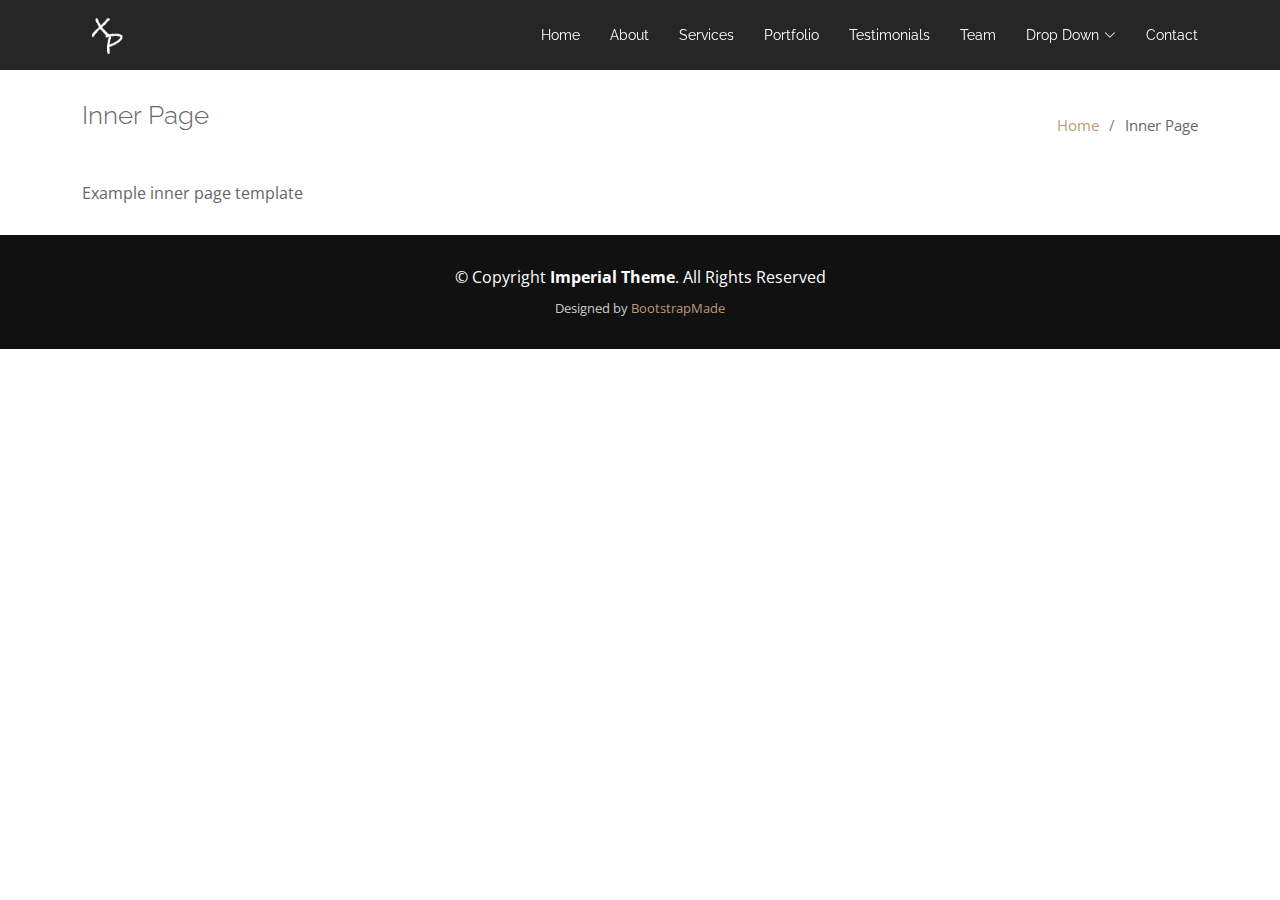
<file: OWall/inner-page.html>
<!DOCTYPE html>
<html lang="en">

<head>
  <meta charset="utf-8">
  <meta content="width=device-width, initial-scale=1.0" name="viewport">

  <title>Inner Page - Imperial Bootstrap Template</title>
  <meta content="" name="description">
  <meta content="" name="keywords">

  <!-- Facebook Opengraph integration: https://developers.facebook.com/docs/sharing/opengraph -->
  <meta property="og:title" content="">
  <meta property="og:image" content="">
  <meta property="og:url" content="">
  <meta property="og:site_name" content="">
  <meta property="og:description" content="">

  <!-- Twitter Cards integration: https://dev.twitter.com/cards/  -->
  <meta name="twitter:card" content="summary">
  <meta name="twitter:site" content="">
  <meta name="twitter:title" content="">
  <meta name="twitter:description" content="">
  <meta name="twitter:image" content="">

  <!-- Favicons -->
  <link href="assets/img/favicon.png" rel="icon">
  <link href="assets/img/apple-touch-icon.png" rel="apple-touch-icon">

  <!-- Google Fonts -->
  <link href="https://fonts.googleapis.com/css?family=Open+Sans:300,300i,400,400i,700,700i|Raleway:300,400,500,700,800" rel="stylesheet">

  <!-- Vendor CSS Files -->
  <link href="assets/vendor/aos/aos.css" rel="stylesheet">
  <link href="assets/vendor/bootstrap/css/bootstrap.min.css" rel="stylesheet">
  <link href="assets/vendor/bootstrap-icons/bootstrap-icons.css" rel="stylesheet">
  <link href="assets/vendor/glightbox/css/glightbox.min.css" rel="stylesheet">
  <link href="assets/vendor/swiper/swiper-bundle.min.css" rel="stylesheet">

  <!-- Template Main CSS File -->
  <link href="assets/css/style.css" rel="stylesheet">

  <!-- =======================================================
  * Template Name: Imperial - v5.9.1
  * Template URL: https://bootstrapmade.com/imperial-free-onepage-bootstrap-theme/
  * Author: BootstrapMade.com
  * License: https://bootstrapmade.com/license/
  ======================================================== -->
</head>

<body>

  <!-- ======= Header ======= -->
  <header id="header" class="d-flex align-items-center">
    <div class="container d-flex align-items-center justify-content-between">

      <a href="index.html" class="logo mr-auto"><img src="assets/img/logo.png" alt=""></a>
      <!-- Uncomment below if you prefer to use a text logo -->
      <!-- <h1 class="logo mr-auto"><a href="index.html">Imperial</a></h1> -->

      <nav id="navbar" class="navbar">
        <ul>
          <li><a class="nav-link scrollto " href="#hero">Home</a></li>
          <li><a class="nav-link scrollto" href="#about">About</a></li>
          <li><a class="nav-link scrollto" href="#services">Services</a></li>
          <li><a class="nav-link scrollto " href="#portfolio">Portfolio</a></li>
          <li><a class="nav-link scrollto" href="#testimonials">Testimonials</a></li>
          <li><a class="nav-link scrollto" href="#team">Team</a></li>
          <li class="dropdown"><a href="#"><span>Drop Down</span> <i class="bi bi-chevron-down"></i></a>
            <ul>
              <li><a href="#">Drop Down 1</a></li>
              <li class="dropdown"><a href="#"><span>Deep Drop Down</span> <i class="bi bi-chevron-right"></i></a>
                <ul>
                  <li><a href="#">Deep Drop Down 1</a></li>
                  <li><a href="#">Deep Drop Down 2</a></li>
                  <li><a href="#">Deep Drop Down 3</a></li>
                  <li><a href="#">Deep Drop Down 4</a></li>
                  <li><a href="#">Deep Drop Down 5</a></li>
                </ul>
              </li>
              <li><a href="#">Drop Down 2</a></li>
              <li><a href="#">Drop Down 3</a></li>
              <li><a href="#">Drop Down 4</a></li>
            </ul>
          </li>
          <li><a class="nav-link scrollto" href="#contact">Contact</a></li>
        </ul>
        <i class="bi bi-list mobile-nav-toggle"></i>
      </nav><!-- .navbar -->

    </div>
  </header><!-- End Header -->

  <main id="main">

    <!-- ======= Breadcrumbs ======= -->
    <section class="breadcrumbs">
      <div class="container">

        <div class="d-flex justify-content-between align-items-center">
          <h2>Inner Page</h2>
          <ol>
            <li><a href="index.html">Home</a></li>
            <li>Inner Page</li>
          </ol>
        </div>

      </div>
    </section><!-- End Breadcrumbs -->

    <section class="inner-page">
      <div class="container">
        <p>
          Example inner page template
        </p>
      </div>
    </section>

  </main><!-- End #main -->

  <!-- ======= Footer ======= -->
  <footer id="footer">
    <div class="container">
      <div class="row">
        <div class="col-md-12">
          <div class="copyright">
            &copy; Copyright <strong>Imperial Theme</strong>. All Rights Reserved
          </div>
          <div class="credits">
            <!--
            All the links in the footer should remain intact.
            You can delete the links only if you purchased the pro version.
            Licensing information: https://bootstrapmade.com/license/
            Purchase the pro version with working PHP/AJAX contact form: https://bootstrapmade.com/buy/?theme=Imperial
          -->
            Designed by <a href="https://bootstrapmade.com/">BootstrapMade</a>
          </div>
        </div>
      </div>
    </div>
  </footer><!-- End Footer -->

  <div id="preloader"></div>
  <a href="#" class="back-to-top d-flex align-items-center justify-content-center"><i class="bi bi-arrow-up-short"></i></a>

  <!-- Vendor JS Files -->
  <script src="assets/vendor/aos/aos.js"></script>
  <script src="assets/vendor/bootstrap/js/bootstrap.bundle.min.js"></script>
  <script src="assets/vendor/glightbox/js/glightbox.min.js"></script>
  <script src="assets/vendor/isotope-layout/isotope.pkgd.min.js"></script>
  <script src="assets/vendor/swiper/swiper-bundle.min.js"></script>
  <script src="assets/vendor/typed.js/typed.min.js"></script>
  <script src="assets/vendor/php-email-form/validate.js"></script>

  <!-- Template Main JS File -->
  <script src="assets/js/main.js"></script>

</body>

</html>
</file>
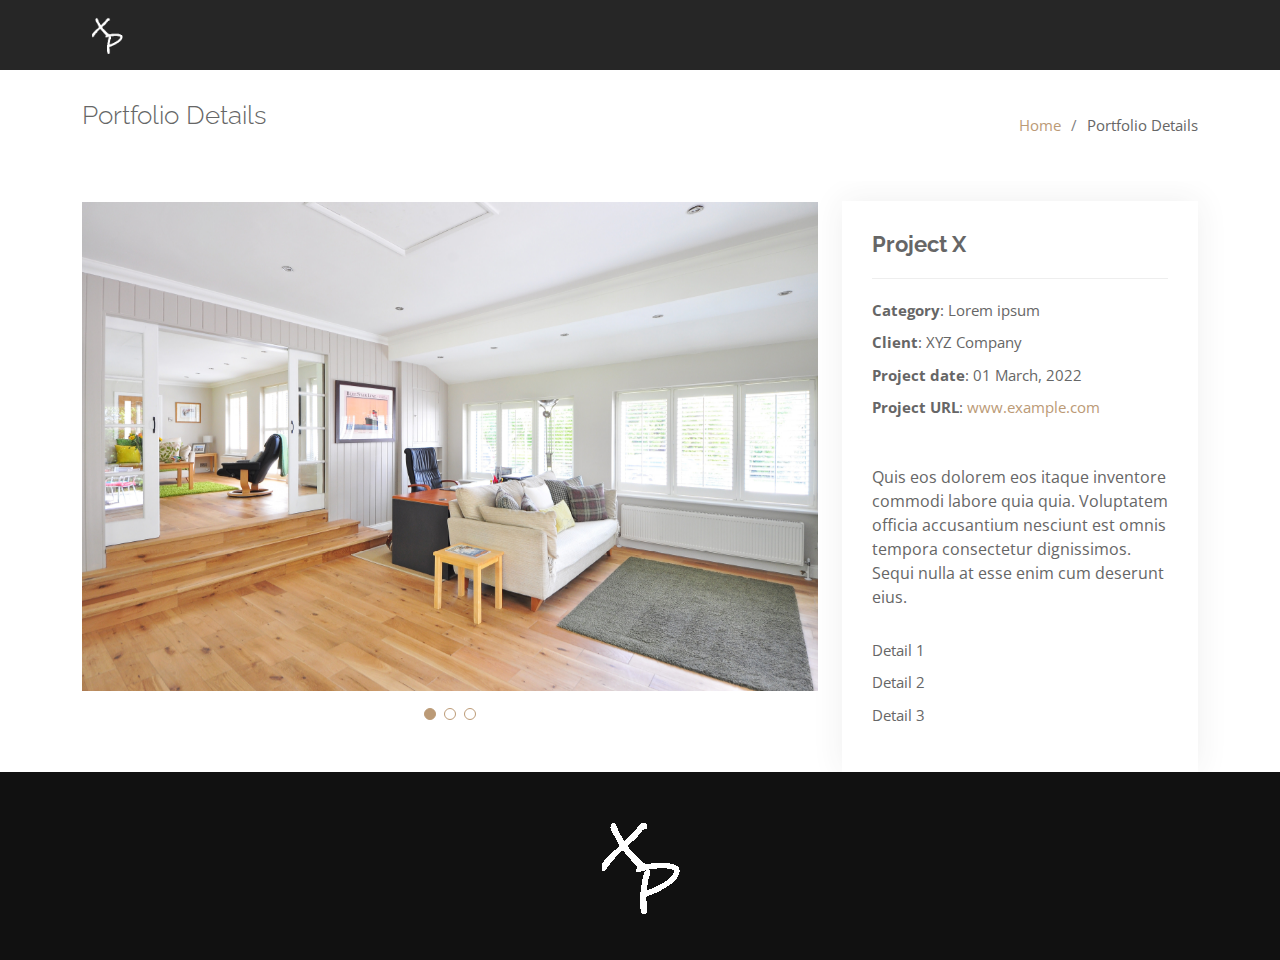
<file: OWall/portfolio-details.html>
<!DOCTYPE html>
<html lang="en">
  <head>
    <meta charset="utf-8">
    <meta content="width=device-width, initial-scale=1.0" name="viewport">

    <title>Portfolio Details - Imperial Bootstrap Template</title>
    <meta content="" name="description">
    <meta content="" name="keywords">

    <!-- Facebook Opengraph integration: https://developers.facebook.com/docs/sharing/opengraph -->
    <meta property="og:title" content="">
    <meta property="og:image" content="">
    <meta property="og:url" content="">
    <meta property="og:site_name" content="">
    <meta property="og:description" content="">

    <!-- Twitter Cards integration: https://dev.twitter.com/cards/  -->
    <meta name="twitter:card" content="summary">
    <meta name="twitter:site" content="">
    <meta name="twitter:title" content="">
    <meta name="twitter:description" content="">
    <meta name="twitter:image" content="">

    <!-- Favicons -->
    <link href="assets/img/icon.ico" rel="icon">
    <link href="assets/img/apple-touch-icon.png" rel="apple-touch-icon">

    <!-- Google Fonts -->
    <link href="https://fonts.googleapis.com/css?family=Open+Sans:300,300i,400,400i,700,700i|Raleway:300,400,500,700,800" rel="stylesheet">

    <!-- Vendor CSS Files -->
    <link href="assets/vendor/aos/aos.css" rel="stylesheet">
    <link href="assets/vendor/bootstrap/css/bootstrap.min.css" rel="stylesheet">
    <link href="assets/vendor/bootstrap-icons/bootstrap-icons.css" rel="stylesheet">
    <link href="assets/vendor/glightbox/css/glightbox.min.css" rel="stylesheet">
    <link href="assets/vendor/swiper/swiper-bundle.min.css" rel="stylesheet">

    <!-- Template Main CSS File -->
    <link href="assets/css/style.css" rel="stylesheet">
  </head>

  <body>

    <!-- ======= Header ======= -->
    <header id="header" class="d-flex align-items-center">
      <div class="container d-flex align-items-center justify-content-between">

        <a href="index.html" class="logo mr-auto"><img src="assets/img/logo.png" alt=""></a>
        <nav id="navbar" class="navbar">
          <ul>
            <!-- <li><a class="nav-link scrollto " href="#hero">Home</a></li>
            <li><a class="nav-link scrollto" href="#about">About</a></li>
            <li><a class="nav-link scrollto" href="#services">Services</a></li>
            <li><a class="nav-link scrollto " href="#portfolio">Portfolio</a></li>
            <li><a class="nav-link scrollto" href="#testimonials">Testimonials</a></li>
            <li><a class="nav-link scrollto" href="#team">Team</a></li>
            <li class="dropdown"><a href="#"><span>Drop Down</span> <i class="bi bi-chevron-down"></i></a>
              <ul>
                <li><a href="#">Drop Down 1</a></li>
                <li class="dropdown"><a href="#"><span>Deep Drop Down</span> <i class="bi bi-chevron-right"></i></a>
                  <ul>
                    <li><a href="#">Deep Drop Down 1</a></li>
                    <li><a href="#">Deep Drop Down 2</a></li>
                    <li><a href="#">Deep Drop Down 3</a></li>
                    <li><a href="#">Deep Drop Down 4</a></li>
                    <li><a href="#">Deep Drop Down 5</a></li>
                  </ul>
                </li>
                <li><a href="#">Drop Down 2</a></li>
                <li><a href="#">Drop Down 3</a></li>
                <li><a href="#">Drop Down 4</a></li>
              </ul>
            </li>
            <li><a class="nav-link scrollto" href="#contact">Contact</a></li> -->
          </ul>
          <i class="bi bi-list mobile-nav-toggle"></i>
        </nav><!-- .navbar -->

      </div>
    </header><!-- End Header -->

    <main id="main">

      <!-- ======= Breadcrumbs ======= -->
      <section id="breadcrumbs" class="breadcrumbs">
        <div class="container">

          <div class="d-flex justify-content-between align-items-center">
            <h2>Portfolio Details</h2>
            <ol>
              <li><a href="index.html">Home</a></li>
              <li>Portfolio Details</li>
            </ol>
          </div>

        </div>
      </section><!-- End Breadcrumbs -->

      <!-- ======= Portfolio Details Section ======= -->
      <section id="portfolio-details" class="portfolio-details">
        <div class="container">

          <div class="row gy-4">

            <div class="col-lg-8">
              <div class="portfolio-details-slider swiper">
                <div class="swiper-wrapper align-items-center">

                  <div class="swiper-slide">
                    <img src="assets/img/portfolio/portfolio-details-1.jpg" alt="">
                  </div>

                  <div class="swiper-slide">
                    <img src="assets/img/portfolio/portfolio-details-2.jpg" alt="">
                  </div>

                  <div class="swiper-slide">
                    <img src="assets/img/portfolio/portfolio-details-3.jpg" alt="">
                  </div>

                </div>
                <div class="swiper-pagination"></div>
              </div>
            </div>

            <div class="col-lg-4">
              <div class="portfolio-info">
                <h3>Project X</h3>
                <ul>
                  <li><strong>Category</strong>: Lorem ipsum</li>
                  <li><strong>Client</strong>: XYZ Company</li>
                  <li><strong>Project date</strong>: 01 March, 2022</li>
                  <li><strong>Project URL</strong>: <a href="#">www.example.com</a></li>
                </ul>
                <div class="portfolio-description">
                  <!-- <h2>This is an example of portfolio detail</h2> -->
                  <p>
                    Quis eos dolorem eos itaque inventore commodi labore quia quia. Voluptatem officia accusantium nesciunt est omnis tempora consectetur dignissimos. Sequi nulla at esse enim cum deserunt eius.
                  </p>
                  <ul>
                    <li>Detail 1</li>
                    <li>Detail 2</li>
                    <li>Detail 3</li>
                  </ul>
                </div>
              </div>
            </div>
          </div>
        </div>
      </section><!-- End Portfolio Details Section -->

    </main><!-- End #main -->

    <!-- ======= Footer ======= -->
    <footer id="footer">
      <div class="container">
        <div class="row">
          <div class="col-md-12">
            <div class="text-center">
              <img src="assets/img/logo.png" alt="">
            </div>
            <!-- <div class="copyright">
              &copy; Copyright <strong>Imperial Theme</strong>. All Rights Reserved
            </div>
            <div class="credits">
              Designed by <a href="https://bootstrapmade.com/">BootstrapMade</a>
            </div> -->
          </div>
        </div>
      </div>
    </footer><!-- End Footer -->

    <div id="preloader"></div>
    <a href="#" class="back-to-top d-flex align-items-center justify-content-center"><i class="bi bi-arrow-up-short"></i></a>

    <!-- Vendor JS Files -->
    <script src="assets/vendor/aos/aos.js"></script>
    <script src="assets/vendor/bootstrap/js/bootstrap.bundle.min.js"></script>
    <script src="assets/vendor/glightbox/js/glightbox.min.js"></script>
    <script src="assets/vendor/isotope-layout/isotope.pkgd.min.js"></script>
    <script src="assets/vendor/swiper/swiper-bundle.min.js"></script>
    <script src="assets/vendor/typed.js/typed.min.js"></script>
    <script src="assets/vendor/php-email-form/validate.js"></script>

    <!-- Template Main JS File -->
    <script src="assets/js/main.js"></script>
  </body>
</html>
</file>
<file: assets/plugins/glider/docs/assets/css/noscript.css>
/*
	Stellar by HTML5 UP
	html5up.net | @ajlkn
	Free for personal and commercial use under the CCA 3.0 license (html5up.net/license)
*/

/* Header */

	body.is-preload #header.alt > * {
		opacity: 1;
	}

	body.is-preload #header.alt .logo {
		-moz-transform: none;
		-webkit-transform: none;
		-ms-transform: none;
		transform: none;
	}
</file>
<file: OWall/assets/css/style.css>
/* Hide scrollbar for Chrome, Safari and Opera */
body::-webkit-scrollbar {
  display: none;
}

/* Hide scrollbar for IE, Edge and Firefox */
body {
  -ms-overflow-style: none;  /* IE and Edge */
  scrollbar-width: none;  /* Firefox */
}

/**
* Template Name: Imperial - v5.9.1
* Template URL: https://bootstrapmade.com/imperial-free-onepage-bootstrap-theme/
* Author: BootstrapMade.com
* License: https://bootstrapmade.com/license/
*/

/*--------------------------------------------------------------
# General
--------------------------------------------------------------*/
body {
  background: #fff;
  color: #666666;
  font-family: "Open Sans", sans-serif;
}

a {
  text-decoration: none;
  /* color: #BB9A76; */
  color: #BB9A76;
  transition: 0.5s;
}

a:hover,
a:active,
a:focus {
  color: #BB9A76;
  outline: none;
  text-decoration: none;
}

p {
  padding: 0;
  margin: 0 0 30px 0;
}

h1,
h2,
h3,
h4,
h5,
h6 {
  font-family: "Raleway", sans-serif;
  font-weight: 400;
  margin: 0 0 20px 0;
  padding: 0;
}

/* Prelaoder */
#preloader {
  position: fixed;
  left: 0;
  top: 0;
  z-index: 999;
  width: 100%;
  height: 100%;
  overflow: visible;
  background: #fff url("../img/preloader.svg") no-repeat center center;
}

/*--------------------------------------------------------------
# Back to top button
--------------------------------------------------------------*/
.back-to-top {
  position: fixed;
  visibility: hidden;
  opacity: 0;
  right: 15px;
  bottom: 15px;
  z-index: 996;
  background: #BB9A76;
  width: 40px;
  height: 40px;
  border-radius: 4px;
  transition: all 0.4s;
}

.back-to-top i {
  font-size: 28px;
  color: #fff;
  line-height: 0;
}

.back-to-top:hover {
  background: #988068;
  color: #fff;
}

.back-to-top.active {
  visibility: visible;
  opacity: 1;
}

/*--------------------------------------------------------------
# Welcome
--------------------------------------------------------------*/
#hero {
  display: table;
  width: 100%;
  height: 100vh;
  background: url(../img/Picture1.png) top center;
  /* background: url(../img/hero-bg.jpg) top center; */
  /* background: url(../img/hero-bg.png) top center; */
  background-size: cover;
}

@media (min-width: 1024px) {
  #hero {
    background-attachment: fixed;
  }
}

#hero .hero-logo {
  margin: 20px;
}

#hero .hero-logo img {
  max-width: 100%;
}

#hero .hero-container {
  background: rgba(0, 0, 0, 0.8);
  display: table-cell;
  margin: 0;
  padding: 0;
  text-align: center;
  vertical-align: middle;
}

#hero h1 {
  margin: 30px 0 10px 0;
  font-weight: 700;
  line-height: 48px;
  text-transform: uppercase;
  color: #fff;
}

@media (max-width: 768px) {
  #hero h1 {
    font-size: 28px;
    line-height: 36px;
  }
}

#hero h2 {
  color: #ccc;
  margin-bottom: 50px;
}

#hero h2 span {
  color: #fff;
  transition: 0.3s;
  border-bottom: 2px solid #BB9A76;
}

@media (max-width: 768px) {
  #hero h2 {
    font-size: 24px;
    line-height: 26px;
    margin-bottom: 30px;
  }

  #hero h2 .rotating {
    display: block;
  }
}

#hero .rotating>.animated {
  display: inline-block;
}

#hero .actions a {
  font-family: "Raleway", sans-serif;
  text-transform: uppercase;
  font-weight: 500;
  font-size: 16px;
  letter-spacing: 1px;
  display: inline-block;
  padding: 8px 20px;
  border-radius: 2px;
  transition: 0.5s;
  margin: 10px;
}

#hero .btn-get-started {
  background: #BB9A76;
  border: 2px solid #BB9A76;
  color: #fff;
}

#hero .btn-get-started:hover {
  background: none;
  border: 2px solid #fff;
  color: #fff;
}

#hero .btn-services {
  border: 2px solid #fff;
  color: #fff;
}

#hero .btn-services:hover {
  background: #BB9A76;
  border: 2px solid #BB9A76;
}

/*--------------------------------------------------------------
# Header
--------------------------------------------------------------*/
#header {
  background: #0d0d0d;
  transition: all 0.5s;
  z-index: 997;
  height: 70px;
}

@media (max-width: 992px) {
  #header {
    height: 60px;
  }
}

#header.fixed-top {
  background: rgba(0, 0, 0, 0.85);
}

#header .logo {
  font-size: 30px;
  margin: 0;
  padding: 0;
  line-height: 1;
  font-weight: 400;
  letter-spacing: 2px;
  text-transform: uppercase;
}

#header .logo a {
  color: #fff;
}

#header .logo img {
  height: 50px;
}

.scrolled-offset {
  margin-top: 70px;
}

@media (max-width: 992px) {
  .scrolled-offset {
    margin-top: 60px;
  }
}

/*--------------------------------------------------------------
# Navigation Menu
--------------------------------------------------------------*/
/**
* Desktop Navigation 
*/
.navbar {
  padding: 0;
}

.navbar ul {
  margin: 0;
  padding: 0;
  display: flex;
  list-style: none;
  align-items: center;
}

.navbar li {
  position: relative;
}

.navbar a,
.navbar a:focus {
  display: flex;
  align-items: center;
  justify-content: space-between;
  padding: 10px 0 10px 30px;
  font-family: "Raleway", sans-serif;
  font-size: 14px;
  color: #fff;
  white-space: nowrap;
  transition: 0.3s;
}

.navbar a i,
.navbar a:focus i {
  font-size: 12px;
  line-height: 0;
  margin-left: 5px;
}

.navbar a:hover,
.navbar .active,
.navbar .active:focus,
.navbar li:hover>a {
  color: #BB9A76;
}

.navbar .dropdown ul {
  display: block;
  position: absolute;
  left: 14px;
  top: calc(100% + 30px);
  margin: 0;
  padding: 10px 0;
  z-index: 99;
  opacity: 0;
  visibility: hidden;
  background: #fff;
  box-shadow: 0px 0px 30px rgba(127, 137, 161, 0.25);
  transition: 0.3s;
}

.navbar .dropdown ul li {
  min-width: 200px;
}

.navbar .dropdown ul a {
  padding: 10px 20px;
  text-transform: none;
  color: #333333;
}

.navbar .dropdown ul a i {
  font-size: 12px;
}

.navbar .dropdown ul a:hover,
.navbar .dropdown ul .active:hover,
.navbar .dropdown ul li:hover>a {
  color: #BB9A76;
}

.navbar .dropdown:hover>ul {
  opacity: 1;
  top: 100%;
  visibility: visible;
}

.navbar .dropdown .dropdown ul {
  top: 0;
  left: calc(100% - 30px);
  visibility: hidden;
}

.navbar .dropdown .dropdown:hover>ul {
  opacity: 1;
  top: 0;
  left: 100%;
  visibility: visible;
}

@media (max-width: 1366px) {
  .navbar .dropdown .dropdown ul {
    left: -90%;
  }

  .navbar .dropdown .dropdown:hover>ul {
    left: -100%;
  }
}

/**
* Mobile Navigation 
*/
.mobile-nav-toggle {
  color: #fff;
  font-size: 28px;
  cursor: pointer;
  display: none;
  line-height: 0;
  transition: 0.5s;
}

@media (max-width: 991px) {
  .mobile-nav-toggle {
    display: block;
  }

  .navbar ul {
    display: none;
  }
}

.navbar-mobile {
  position: fixed;
  overflow: hidden;
  top: 0;
  right: 0;
  left: 0;
  bottom: 0;
  background: rgba(26, 26, 26, 0.9);
  transition: 0.3s;
  z-index: 999;
}

.navbar-mobile .mobile-nav-toggle {
  position: absolute;
  top: 15px;
  right: 15px;
}

.navbar-mobile ul {
  display: block;
  position: absolute;
  top: 55px;
  right: 15px;
  bottom: 15px;
  left: 15px;
  padding: 10px 0;
  background-color: #fff;
  overflow-y: auto;
  transition: 0.3s;
}

.navbar-mobile a,
.navbar-mobile a:focus {
  padding: 10px 20px;
  font-size: 15px;
  color: #333333;
}

.navbar-mobile a:hover,
.navbar-mobile .active,
.navbar-mobile li:hover>a {
  color: #BB9A76;
}

.navbar-mobile .getstarted,
.navbar-mobile .getstarted:focus {
  margin: 15px;
}

.navbar-mobile .dropdown ul {
  position: static;
  display: none;
  margin: 10px 20px;
  padding: 10px 0;
  z-index: 99;
  opacity: 1;
  visibility: visible;
  background: #fff;
  box-shadow: 0px 0px 30px rgba(127, 137, 161, 0.25);
}

.navbar-mobile .dropdown ul li {
  min-width: 200px;
}

.navbar-mobile .dropdown ul a {
  padding: 10px 20px;
}

.navbar-mobile .dropdown ul a i {
  font-size: 12px;
}

.navbar-mobile .dropdown ul a:hover,
.navbar-mobile .dropdown ul .active:hover,
.navbar-mobile .dropdown ul li:hover>a {
  color: #BB9A76;
}

.navbar-mobile .dropdown>.dropdown-active {
  display: block;
}

/*--------------------------------------------------------------
# Sections
--------------------------------------------------------------*/
/* Sections Common
--------------------------------*/
section {
  overflow: hidden;
}

.section-title {
  font-size: 32px;
  color: #111;
  text-transform: uppercase;
  text-align: center;
  font-weight: 700;
}

.section-description {
  text-align: center;
  margin-bottom: 40px;
}

.section-title-divider {
  width: 50px;
  height: 3px;
  background: #BB9A76;
  margin: 0 auto;
  margin-bottom: 20px;
}

/* Get Started Section
--------------------------------*/
#about {
  background: #fff;
  padding: 80px 0;
}

#about .about-img {
  overflow: hidden;
}

#about .about-img img {
  max-width: 100%;
}

@media (max-width: 768px) {
  #about .about-img {
    height: auto;
  }

  #about .about-img img {
    margin-left: 0;
    padding-bottom: 30px;
  }
}

#about .about-content {
  background: #fff;
}

#about .about-title {
  color: #333;
  font-weight: 700;
  font-size: 28px;
}

#about .about-text {
  line-height: 26px;
  margin-bottom: 15px;
}

#about .about-text:last-child {
  margin-bottom: 0;
}

/* Services Section
--------------------------------*/
#services {
  background: linear-gradient(rgba(255, 255, 255, 0.9), rgba(255, 255, 255, 0.9)), url("../img/services-bg.jpg") fixed center center;
  background-size: cover;
  padding: 80px 0 60px 0;
}

#services .service-item {
  margin-bottom: 20px;
}

#services .service-icon {
  float: left;
  background: #BB9A76;
  border-radius: 50%;
  transition: 0.5s;
  border: 1px solid #BB9A76;
  display: inline-flex;
  align-items: center;
  justify-content: center;
  width: 64px;
  height: 64px;
}

#services .service-icon i {
  color: #fff;
  font-size: 24px;
  line-height: 0;
}

#services .service-item:hover .service-icon {
  background: #fff;
}

#services .service-item:hover .service-icon i {
  color: #BB9A76;
}

#services .service-title {
  margin-left: 80px;
  font-weight: 700;
  margin-bottom: 15px;
  text-transform: uppercase;
}

#services .service-title a {
  color: #111;
}

#services .service-description {
  margin-left: 80px;
  line-height: 24px;
}

/* Subscribe Section
--------------------------------*/
#subscribe {
  background: linear-gradient(rgba(0, 0, 0, 0.6), rgba(0, 0, 0, 0.6)), url(../img/subscribe-bg.jpg) fixed center center;
  background-size: cover;
  padding: 80px 0;
}

#subscribe .subscribe-title {
  color: #fff;
  font-size: 28px;
  font-weight: 700;
}

#subscribe .subscribe-text {
  color: #fff;
}

#subscribe .subscribe-btn-container {
  text-align: center;
  padding-top: 20px;
}

#subscribe .subscribe-btn {
  font-family: "Raleway", sans-serif;
  text-transform: uppercase;
  font-weight: 500;
  font-size: 16px;
  letter-spacing: 1px;
  display: inline-block;
  padding: 8px 20px;
  border-radius: 2px;
  transition: 0.5s;
  margin: 10px;
  border: 2px solid #fff;
  color: #fff;
}

#subscribe .subscribe-btn:hover {
  background: #BB9A76;
  border: 2px solid #BB9A76;
}

/* Portfolio Section
--------------------------------*/
#portfolio {
  background: #fff;
  padding: 80px 0;
}

#portfolio #portfolio-flters {
  padding: 0;
  margin: 0 auto 35px auto;
  list-style: none;
  text-align: center;
}

#portfolio #portfolio-flters li {
  cursor: pointer;
  display: inline-block;
  padding: 8px 12px;
  font-size: 14px;
  font-weight: 600;
  line-height: 1;
  text-transform: uppercase;
  color: #666666;
  transition: all 0.3s ease-in-out;
}

#portfolio #portfolio-flters li:hover,
#portfolio #portfolio-flters li.filter-active {
  color: #BB9A76;
}

#portfolio #portfolio-flters li:last-child {
  margin-right: 0;
}

#portfolio .portfolio-item {
  margin-bottom: 30px;
}

#portfolio .portfolio-item .portfolio-info {
  opacity: 0;
  position: absolute;
  left: 12px;
  right: 12px;
  bottom: 0;
  z-index: 3;
  transition: all ease-in-out 0.3s;
  background: rgba(255, 255, 255, 0.85);
  padding: 15px;
}

#portfolio .portfolio-item .portfolio-info h4 {
  font-size: 18px;
  color: #fff;
  font-weight: 600;
  color: #333333;
  margin-bottom: 5px;
}

#portfolio .portfolio-item .portfolio-info p {
  color: #666666;
  font-size: 14px;
  margin-bottom: 0;
}

#portfolio .portfolio-item .portfolio-info .preview-link,
#portfolio .portfolio-item .portfolio-info .details-link {
  position: absolute;
  right: 48px;
  font-size: 28px;
  top: calc(50% - 28px);
  color: #4d4d4d;
}

#portfolio .portfolio-item .portfolio-info .preview-link:hover,
#portfolio .portfolio-item .portfolio-info .details-link:hover {
  color: #BB9A76;
}

#portfolio .portfolio-item .portfolio-info .details-link {
  right: 15px;
}

#portfolio .portfolio-item:hover .portfolio-info {
  opacity: 1;
}

/*--------------------------------------------------------------
# Portfolio Details
--------------------------------------------------------------*/
.portfolio-details {
  padding-top: 20px;
}

.portfolio-details .portfolio-details-slider img {
  width: 100%;
}

.portfolio-details .portfolio-details-slider .swiper-pagination {
  margin-top: 20px;
  position: relative;
}

.portfolio-details .portfolio-details-slider .swiper-pagination .swiper-pagination-bullet {
  width: 12px;
  height: 12px;
  background-color: #fff;
  opacity: 1;
  border: 1px solid #BB9A76;
}

.portfolio-details .portfolio-details-slider .swiper-pagination .swiper-pagination-bullet-active {
  background-color: #BB9A76;
}

.portfolio-details .portfolio-info {
  padding: 30px;
  box-shadow: 0px 0 30px rgba(51, 51, 51, 0.08);
}

.portfolio-details .portfolio-info h3 {
  font-size: 22px;
  font-weight: 700;
  margin-bottom: 20px;
  padding-bottom: 20px;
  border-bottom: 1px solid #eee;
}

.portfolio-details .portfolio-info ul {
  list-style: none;
  padding: 0;
  font-size: 15px;
}

.portfolio-details .portfolio-info ul li+li {
  margin-top: 10px;
}

.portfolio-details .portfolio-description {
  padding-top: 30px;
}

.portfolio-details .portfolio-description h2 {
  font-size: 26px;
  font-weight: 700;
  margin-bottom: 20px;
}

.portfolio-details .portfolio-description p {
  padding: 0;
}

/* Testimonials Section
--------------------------------*/
#testimonials {
  background: #f6f6f6;
  padding: 80px 0;
}

#testimonials .profile {
  text-align: center;
}

#testimonials .profile .pic {
  border-radius: 50%;
  border: 6px solid #fff;
  margin-bottom: 15px;
  overflow: hidden;
  height: 260px;
  width: 260px;
}

#testimonials .profile .pic img {
  max-width: 100%;
}

#testimonials .profile h4 {
  font-weight: 700;
  color: #BB9A76;
  margin-bottom: 5px;
}

#testimonials .profile span {
  color: #333333;
}

#testimonials .quote {
  position: relative;
  background: #fff;
  padding: 60px;
  margin-top: 40px;
  font-size: 16px;
  font-style: italic;
  border-radius: 5px;
}

#testimonials .quote b {
  display: inline-block;
  font-size: 22px;
  left: -9px;
  position: relative;
  top: -8px;
}

#testimonials .quote small {
  display: inline-block;
  right: -9px;
  position: relative;
  top: 4px;
}

/* Team Section
--------------------------------*/
#team {
  background: #fff;
  padding: 80px 0 60px 0;
}

#team .member {
  text-align: center;
  margin-bottom: 20px;
}

#team .member .pic {
  margin-bottom: 15px;
  overflow: hidden;
  height: 260px;
}

#team .member .pic img {
  max-width: 100%;
}

#team .member h4 {
  font-weight: 700;
  margin-bottom: 2px;
}

#team .member span {
  font-style: italic;
  display: block;
  font-size: 13px;
}

#team .member .social {
  margin-top: 15px;
}

#team .member .social a {
  color: #b3b3b3;
}

#team .member .social a:hover {
  color: #BB9A76;
}

#team .member .social i {
  font-size: 18px;
  margin: 0 2px;
}

/* Contact Section
--------------------------------*/
#contact {
  background: #f7f7f7;
  padding: 80px 0 120px 0;
}

#contact .info {
  color: #333333;
}

#contact .info i {
  font-size: 32px;
  color: #BB9A76;
  float: left;
  line-height: 0;
}

#contact .info p {
  padding: 0 0 10px 50px;
  line-height: 24px;
}

#contact .php-email-form .error-message {
  display: none;
  color: #fff;
  background: #ed3c0d;
  text-align: left;
  padding: 15px;
  font-weight: 600;
}

#contact .php-email-form .error-message br+br {
  margin-top: 25px;
}

#contact .php-email-form .sent-message {
  display: none;
  color: #fff;
  background: #18d26e;
  text-align: center;
  padding: 15px;
  font-weight: 600;
}

#contact .php-email-form .loading {
  display: none;
  background: #fff;
  text-align: center;
  padding: 15px;
}

#contact .php-email-form .loading:before {
  content: "";
  display: inline-block;
  border-radius: 50%;
  width: 24px;
  height: 24px;
  margin: 0 10px -6px 0;
  border: 3px solid #18d26e;
  border-top-color: #eee;
  -webkit-animation: animate-loading 1s linear infinite;
  animation: animate-loading 1s linear infinite;
}

#contact .php-email-form input,
#contact .php-email-form textarea {
  border-radius: 0;
  box-shadow: none;
}

#contact .php-email-form input::focus,
#contact .php-email-form textarea::focus {
  background-color: #BB9A76;
}

#contact .php-email-form button[type=submit] {
  background: #BB9A76;
  border: 0;
  padding: 10px 24px;
  color: #fff;
  transition: 0.4s;
}

#contact .php-email-form button[type=submit]:hover {
  background: #25d8fc;
}

@-webkit-keyframes animate-loading {
  0% {
    transform: rotate(0deg);
  }

  100% {
    transform: rotate(360deg);
  }
}

@keyframes animate-loading {
  0% {
    transform: rotate(0deg);
  }

  100% {
    transform: rotate(360deg);
  }
}

/*--------------------------------------------------------------
# Breadcrumbs
--------------------------------------------------------------*/
.breadcrumbs {
  padding: 30px 0;
}

.breadcrumbs h2 {
  font-size: 26px;
  font-weight: 300;
}

.breadcrumbs ol {
  display: flex;
  flex-wrap: wrap;
  list-style: none;
  padding: 0;
  margin: 0;
  font-size: 15px;
}

.breadcrumbs ol li+li {
  padding-left: 10px;
}

.breadcrumbs ol li+li::before {
  display: inline-block;
  padding-right: 10px;
  color: gray;
  content: "/";
}

@media (max-width: 768px) {
  .breadcrumbs .d-flex {
    display: block !important;
  }

  .breadcrumbs ol {
    display: block;
  }

  .breadcrumbs ol li {
    display: inline-block;
  }
}

/*--------------------------------------------------------------
# Footer
--------------------------------------------------------------*/
#footer {
  background: #111;
  padding: 30px 0;
  color: #fff;
}

#footer .copyright {
  text-align: center;
}

#footer .credits {
  padding-top: 10px;
  text-align: center;
  font-size: 13px;
  color: #ccc;
}
</file>
<file: Transient/assets/css/main.css>
/**
* Template Name: Nova - v1.2.1
* Template URL: https://bootstrapmade.com/nova-bootstrap-business-template/
* Author: BootstrapMade.com
* License: https://bootstrapmade.com/license/
*/

/*--------------------------------------------------------------
# Set main reusable colors and fonts using CSS variables
# Learn more about CSS variables at https://developer.mozilla.org/en-US/docs/Web/CSS/Using_CSS_custom_properties
--------------------------------------------------------------*/
/* Fonts */
:root {
  --font-default: "Open Sans", system-ui, -apple-system, "Segoe UI", Roboto, "Helvetica Neue", Arial, "Noto Sans", "Liberation Sans", sans-serif, "Apple Color Emoji", "Segoe UI Emoji", "Segoe UI Symbol", "Noto Color Emoji";
  --font-primary: "Montserrat", sans-serif;
  --font-secondary: "Raleway", sans-serif;
}

/* Colors */
:root {
  --color-default: #2b180d;
  /* --color-primary: #56b8e6;
  --color-secondary: #1b2f45; */
  --color-primary: #91714C;
  --color-secondary: #5F514F;
}

/* Smooth scroll behavior */
:root {
  scroll-behavior: smooth;
}

/*--------------------------------------------------------------
# General
--------------------------------------------------------------*/
body {
  font-family: var(--font-default);
  color: var(--color-default);
}

a {
  color: var(--color-primary);
  text-decoration: none;
  transition: 0.3s;
}

a:hover {
  color: #91714C;
  text-decoration: none;
}

h1,
h2,
h3,
h4,
h5,
h6 {
  font-family: var(--font-primary);
}

/*--------------------------------------------------------------
# Sections & Section Header
--------------------------------------------------------------*/
section {
  overflow: hidden;
  padding: 80px 0;
}

.section-header {
  text-align: center;
  padding-bottom: 30px;
}

.section-header h2 {
  font-size: 32px;
  font-weight: 600;
  margin-bottom: 20px;
  padding-bottom: 20px;
  position: relative;
}

.section-header h2:after {
  content: "";
  position: absolute;
  display: block;
  width: 60px;
  height: 2px;
  background: var(--color-primary);
  left: 0;
  right: 0;
  bottom: 0;
  margin: auto;
}

.section-header p {
  margin-bottom: 0;
}

/*--------------------------------------------------------------
# Breadcrumbs
--------------------------------------------------------------*/
.breadcrumbs {
  padding: 140px 0 60px 0;
  min-height: 30vh;
  position: relative;
  background-size: cover;
  background-position: center;
  background-repeat: no-repeat;
}

.breadcrumbs:before {
  content: "";
  background-color: #91714Cb3;
  position: absolute;
  inset: 0;
}

.breadcrumbs h2 {
  font-size: 56px;
  font-weight: 500;
  color: #fff;
  font-family: var(--font-secondary);
}

.breadcrumbs ol {
  display: flex;
  flex-wrap: wrap;
  list-style: none;
  padding: 0 0 10px 0;
  margin: 0;
  font-size: 16px;
  font-weight: 600;
  color: var(--color-primary);
}

.breadcrumbs ol a {
  color: rgba(255, 255, 255, 0.8);
  transition: 0.3s;
}

.breadcrumbs ol a:hover {
  text-decoration: underline;
}

.breadcrumbs ol li+li {
  padding-left: 10px;
}

.breadcrumbs ol li+li::before {
  display: inline-block;
  padding-right: 10px;
  color: #fff;
  content: "/";
}

/*--------------------------------------------------------------
# Scroll top button
--------------------------------------------------------------*/
.scroll-top {
  position: fixed;
  visibility: hidden;
  opacity: 0;
  right: 15px;
  bottom: 15px;
  z-index: 99999;
  background: var(--color-primary);
  width: 40px;
  height: 40px;
  border-radius: 4px;
  transition: all 0.4s;
}

.scroll-top i {
  font-size: 24px;
  color: #fff;
  line-height: 0;
}

.scroll-top:hover {
  background: #91714Ccc;
  color: #fff;
}

.scroll-top.active {
  visibility: visible;
  opacity: 1;
}

/*--------------------------------------------------------------
# Preloader
--------------------------------------------------------------*/
#preloader {
  position: fixed;
  inset: 0;
  z-index: 9999;
  overflow: hidden;
  background: #fff;
  transition: all 0.6s ease-out;
}

#preloader:before {
  content: "";
  position: fixed;
  top: calc(50% - 30px);
  left: calc(50% - 30px);
  border: 6px solid var(--color-primary);
  border-top-color: #fff;
  border-radius: 50%;
  width: 60px;
  height: 60px;
  -webkit-animation: animate-preloader 1s linear infinite;
  animation: animate-preloader 1s linear infinite;
}

@-webkit-keyframes animate-preloader {
  0% {
    transform: rotate(0deg);
  }

  100% {
    transform: rotate(360deg);
  }
}

@keyframes animate-preloader {
  0% {
    transform: rotate(0deg);
  }

  100% {
    transform: rotate(360deg);
  }
}

/*--------------------------------------------------------------
# Disable aos animation delay on mobile devices
--------------------------------------------------------------*/
@media screen and (max-width: 768px) {
  [data-aos-delay] {
    transition-delay: 0 !important;
  }
}

/*--------------------------------------------------------------
# Header
--------------------------------------------------------------*/
.header {
  transition: all 0.5s;
  z-index: 997;
  padding: 24px 0;
}

@media (max-width: 1200px) {
  .header {
    padding: 12px 0;
  }
}

.header.sticked {
  background: #5F514Fe6;
  padding: 12px 0;
}

.header .logo img {
  max-height: 40px;
  margin-right: 6px;
}

.header .logo h1 {
  font-size: 30px;
  font-weight: 700;
  color: #fff;
  font-family: var(--font-secondary);
  margin: 0;
}

/*--------------------------------------------------------------
# Desktop Navigation
--------------------------------------------------------------*/
@media (min-width: 1280px) {
  .navbar {
    padding: 0;
  }

  .navbar ul {
    margin: 0;
    padding: 0;
    display: flex;
    list-style: none;
    align-items: center;
  }

  .navbar li {
    position: relative;
  }

  .navbar a,
  .navbar a:focus {
    display: flex;
    align-items: center;
    justify-content: space-between;
    padding: 15px 0 15px 30px;
    font-family: var(--font-default);
    font-size: 15px;
    font-weight: 500;
    color: rgba(255, 255, 255, 0.6);
    white-space: nowrap;
    transition: 0.3s;
  }

  .navbar a i,
  .navbar a:focus i {
    font-size: 12px;
    line-height: 0;
    margin-left: 5px;
  }

  .navbar a:hover,
  .navbar .active,
  .navbar .active:focus,
  .navbar li:hover>a {
    color: #fff;
  }

  .navbar .dropdown ul {
    display: block;
    position: absolute;
    left: 14px;
    top: calc(100% + 30px);
    margin: 0;
    padding: 10px 0;
    z-index: 99;
    opacity: 0;
    visibility: hidden;
    background: #fff;
    box-shadow: 0px 0px 30px #5F514F40;
    transition: 0.2s;
  }

  .navbar .dropdown ul li {
    min-width: 200px;
  }

  .navbar .dropdown ul a {
    padding: 10px 20px;
    font-size: 15px;
    text-transform: none;
    color: var(--color-secondary);
  }

  .navbar .dropdown ul a i {
    font-size: 12px;
  }

  .navbar .dropdown ul a:hover,
  .navbar .dropdown ul .active:hover,
  .navbar .dropdown ul li:hover>a {
    color: var(--color-primary);
  }

  .navbar .dropdown:hover>ul {
    opacity: 1;
    top: 100%;
    visibility: visible;
  }

  .navbar .dropdown .dropdown ul {
    top: 0;
    left: calc(100% - 30px);
    visibility: hidden;
  }

  .navbar .dropdown .dropdown:hover>ul {
    opacity: 1;
    top: 0;
    left: 100%;
    visibility: visible;
  }
}

@media (min-width: 1280px) and (max-width: 1366px) {
  .navbar .dropdown .dropdown ul {
    left: -90%;
  }

  .navbar .dropdown .dropdown:hover>ul {
    left: -100%;
  }
}

@media (min-width: 1280px) {

  .mobile-nav-show,
  .mobile-nav-hide {
    display: none;
  }
}

/*--------------------------------------------------------------
# Mobile Navigation
--------------------------------------------------------------*/
@media (max-width: 1279px) {
  .navbar {
    position: fixed;
    top: 0;
    right: -100%;
    width: 100%;
    max-width: 400px;
    bottom: 0;
    transition: 0.3s;
    z-index: 9997;
  }

  .navbar ul {
    position: absolute;
    inset: 0;
    padding: 50px 0 10px 0;
    margin: 0;
    background: rgba(27, 47, 69, 0.9);
    overflow-y: auto;
    transition: 0.3s;
    z-index: 9998;
  }

  .navbar a,
  .navbar a:focus {
    display: flex;
    align-items: center;
    justify-content: space-between;
    padding: 10px 20px;
    font-family: var(--font-default);
    font-size: 15px;
    font-weight: 600;
    color: rgba(255, 255, 255, 0.7);
    white-space: nowrap;
    transition: 0.3s;
  }

  .navbar a i,
  .navbar a:focus i {
    font-size: 12px;
    line-height: 0;
    margin-left: 5px;
  }

  .navbar a:hover,
  .navbar .active,
  .navbar .active:focus,
  .navbar li:hover>a {
    color: #fff;
  }

  .navbar .dropdown ul,
  .navbar .dropdown .dropdown ul {
    position: static;
    display: none;
    padding: 10px 0;
    margin: 10px 20px;
    background-color: rgba(20, 35, 51, 0.6);
  }

  .navbar .dropdown>.dropdown-active,
  .navbar .dropdown .dropdown>.dropdown-active {
    display: block;
  }

  .mobile-nav-show {
    color: rgba(255, 255, 255, 0.9);
    font-size: 28px;
    cursor: pointer;
    line-height: 0;
    transition: 0.5s;
  }

  .mobile-nav-hide {
    color: rgba(255, 255, 255, 0.9);
    font-size: 32px;
    cursor: pointer;
    line-height: 0;
    transition: 0.5s;
    position: fixed;
    right: 15px;
    top: 15px;
    z-index: 9999;
  }

  .mobile-nav-active {
    overflow: hidden;
  }

  .mobile-nav-active .navbar {
    right: 0;
  }

  .mobile-nav-active .navbar:before {
    content: "";
    position: fixed;
    inset: 0;
    background: rgba(27, 47, 69, 0.7);
    z-index: 9996;
  }
}

/*--------------------------------------------------------------
# Hero Section
--------------------------------------------------------------*/
.hero {
  width: 100%;
  min-height: 100vh;
  background: url("../img/hero-bg.jpg") top center;
  background-size: cover;
  position: relative;
  padding: 120px 0;
  z-index: 3;
}

@media (min-width: 1034px) {
  .hero:after {
    position: absolute;
    content: "";
    width: 40%;
    background: var(--color-secondary);
    top: 0;
    bottom: 0;
  }
}

.hero:before {
  position: absolute;
  content: "";
  background: rgba(27, 47, 69, 0.6);
  inset: 0;
}

@media (max-width: 1034px) {
  .hero:before {
    background: rgba(27, 47, 69, 0.7);
  }
}

.hero .container {
  z-index: 1;
}

@media (min-width: 1365px) {
  .hero {
    background-attachment: fixed;
  }
}

.hero h2 {
  margin: 0;
  font-size: 48px;
  font-weight: 700;
  line-height: 1.2;
  color: #fff;
  font-family: var(--font-secondary);
}

.hero blockquote {
  color: #fff;
  padding-left: 20px;
  font-size: 15px;
  font-family: var(--font-default);
  border-left: 2px solid var(--color-primary);
  margin: 40px 0;
}

.hero .btn-get-started {
  font-family: var(--font-secondary);
  font-weight: 500;
  font-size: 15px;
  letter-spacing: 1px;
  display: inline-block;
  padding: 12px 30px;
  border-radius: 50px;
  transition: 0.5s;
  color: #fff;
  background: var(--color-primary);
}

.hero .btn-get-started:hover {
  background: rgba(86, 184, 230, 0.8);
}

.hero .btn-watch-video {
  font-size: 16px;
  transition: 0.5s;
  margin-left: 25px;
  color: rgba(255, 255, 255, 0.7);
  font-weight: 600;
}

.hero .btn-watch-video i {
  color: var(--color-primary);
  font-size: 32px;
  transition: 0.3s;
  line-height: 0;
  margin-right: 8px;
}

.hero .btn-watch-video:hover {
  color: #fff;
}

.hero .btn-watch-video:hover i {
  color: #82cbed;
}

@media (max-width: 640px) {
  .hero h2 {
    font-size: 36px;
    line-height: 1;
  }

  .hero .btn-get-started,
  .hero .btn-watch-video {
    font-size: 13px;
  }
}

/*--------------------------------------------------------------
# Why Choose Us Section
--------------------------------------------------------------*/
.why-us {
  padding-bottom: 0;
}

.why-us .img-bg {
  min-height: 500px;
  background-size: cover;
}

.why-us .slides {
  background-color: #f7f9fc;
}

.why-us h3 {
  font-size: 24px;
  font-weight: 700;
  color: var(--color-secondary);
}

.why-us h4 {
  font-size: 18px;
  font-weight: 400;
  color: #29486a;
  font-family: var(--font-secondary);
}

.why-us .swiper {
  margin: 140px 140px 120px 140px;
  overflow: hidden;
}

.why-us .swiper-button-prev:after,
.why-us .swiper-button-next:after {
  font-size: 24px;
  color: var(--color-secondary);
}

.why-us .swiper-button-prev {
  left: 80px;
}

.why-us .swiper-button-next {
  right: 80px;
}

.why-us .swiper-pagination {
  margin-top: 30px;
  position: relative;
}

.why-us .swiper-pagination .swiper-pagination-bullet {
  background-color: var(--color-secondary);
}

.why-us .swiper-pagination .swiper-pagination-bullet-active {
  background-color: var(--color-primary);
}

@media (max-width: 1200px) {
  .why-us .swiper {
    margin: 60px 60px 40px 60px;
  }

  .why-us .swiper-button-prev,
  .why-us .swiper-button-next {
    display: none;
  }
}

@media (max-width: 575px) {
  .why-us .swiper {
    margin: 40px 40px 20px 40px;
  }
}

.page-about .why-us {
  padding: 0 0 80px 0;
}

/*--------------------------------------------------------------
# About Section
--------------------------------------------------------------*/
.about .content h3 {
  font-weight: 700;
  font-size: 36px;
  font-family: var(--font-secondary);
  color: var(--color-secondary);
}

.about .content p {
  margin: 30px 0;
  color: #29486a;
}

.about .content ul {
  list-style: none;
  padding: 0;
}

.about .content ul li {
  padding: 0 0 15px 26px;
  position: relative;
  font-size: 15px;
  font-weight: 600;
}

.about .content ul i {
  position: absolute;
  font-size: 20px;
  left: 0;
  top: -3px;
  color: var(--color-primary);
}

/*--------------------------------------------------------------
# Services List Section
--------------------------------------------------------------*/
.services-list .service-item {
  position: relative;
}

.services-list .service-item .icon i {
  font-size: 32px;
  line-height: 0;
  margin-right: 20px;
  color: #38618e;
}

.services-list .service-item .title {
  font-weight: 700;
  margin-bottom: 5px;
  font-size: 18px;
}

.services-list .service-item .title a {
  color: var(--color-secondary);
}

.services-list .service-item .title a:hover {
  color: #38618e;
}

.services-list .service-item .description {
  line-height: 24px;
  font-size: 14px;
}

/*--------------------------------------------------------------
# Call To Action Section
--------------------------------------------------------------*/
.call-to-action {
  background: linear-gradient(#5F514Fcc, #5F514Fcc), url("../img/cta-bg.jpg") center center;
  background-size: cover;
  padding: 100px 0;
}

@media (min-width: 1365px) {
  .call-to-action {
    background-attachment: fixed;
  }
}

.call-to-action h3 {
  color: #fff;
  font-size: 28px;
  margin-bottom: 25px;
  font-weight: 700;
}

.call-to-action p {
  color: #fff;
  margin-bottom: 25px;
}

.call-to-action .cta-btn {
  font-family: var(--font-default);
  font-weight: 500;
  font-size: 16px;
  letter-spacing: 1px;
  display: inline-block;
  padding: 12px 40px;
  border-radius: 50px;
  transition: 0.5s;
  margin: 10px;
  color: #fff;
  background: #8a7b79;
}

.call-to-action .cta-btn:hover {
  background: var(--color-primary);
}

/*--------------------------------------------------------------
# Features Section
--------------------------------------------------------------*/
.features {
  padding-bottom: 0;
}

.features h3 {
  color: var(--color-secondary);
  font-size: 32px;
  font-weight: 700;
  margin-bottom: 30px;
}

.features .icon-list i {
  margin-right: 10px;
  font-size: 24px;
  line-height: 1.2;
}

.features .icon-list span {
  font-size: 18px;
  color: #29486a;
}

.features .phone-wrap {
  position: absolute;
  right: 0;
}

@media (max-width: 768px) {
  .features .phone-wrap {
    position: relative;
  }
}

.features .phone-wrap img {
  width: 340px;
}

@media (max-width: 992px) {
  .features .phone-wrap img {
    margin-top: 30px;
  }
}

@media (max-width: 768px) {
  .features .phone-wrap img {
    width: 100%;
  }
}

.features .details {
  margin-top: 80px;
  padding: 120px 0;
  background-color: #f7f9fc;
}

.features .details h4 {
  color: var(--color-secondary);
  font-size: 32px;
  font-weight: 700;
  margin-bottom: 20px;
}

.features .details p {
  margin-bottom: 20px;
  font-size: 15px;
}

.features .details .btn-get-started {
  font-family: var(--font-primary);
  display: inline-block;
  font-weight: 500;
  font-size: 15px;
  letter-spacing: 1px;
  padding: 10px 32px;
  border-radius: 50px;
  transition: 0.5s;
  background-color: var(--color-primary);
  color: #fff;
}

.features .details .btn-get-started:hover {
  background: #91714C;
}

/*--------------------------------------------------------------
# Recent Blog Posts Section
--------------------------------------------------------------*/
.recent-posts .post-box {
  transition: 0.3s;
  height: 100%;
  overflow: hidden;
  position: relative;
  display: flex;
  flex-direction: column;
}

.recent-posts .post-box .post-img {
  overflow: hidden;
  position: relative;
}

.recent-posts .post-box .post-img img {
  transition: 0.5s;
}

.recent-posts .post-box .meta {
  margin-top: 15px;
}

.recent-posts .post-box .meta .post-date {
  font-size: 15px;
  font-weight: 400;
  color: var(--color-primary);
}

.recent-posts .post-box .meta .post-author {
  font-size: 15px;
  font-weight: 400;
  color: var(--color-secondary);
}

.recent-posts .post-box .post-title {
  font-size: 18px;
  color: var(--color-secondary);
  font-weight: 700;
  margin: 15px 0 0 0;
  position: relative;
  transition: 0.3s;
}

.recent-posts .post-box p {
  margin: 15px 0 0 0;
  color: rgba(27, 47, 69, 0.7);
}

.recent-posts .post-box .readmore {
  display: flex;
  align-items: center;
  font-weight: 600;
  line-height: 1;
  transition: 0.3s;
  margin-top: 15px;
}

.recent-posts .post-box .readmore i {
  line-height: 0;
  margin-left: 4px;
  font-size: 18px;
}

.recent-posts .post-box:hover .post-title {
  color: var(--color-primary);
}

.recent-posts .post-box:hover .post-img img {
  transform: scale(1.1);
}

/*--------------------------------------------------------------
# Team Section
--------------------------------------------------------------*/
.team .team-member {
  overflow: hidden;
  background: #fff;
}

.team .team-member .member-img {
  position: relative;
  overflow: hidden;
}

.team .team-member .social {
  position: absolute;
  left: 0;
  bottom: 0;
  right: 0;
  height: 40px;
  opacity: 0;
  transition: ease-in-out 0.3s;
  background: rgba(255, 255, 255, 0.85);
  display: flex;
  align-items: center;
  justify-content: center;
}

.team .team-member .social a {
  transition: color 0.3s;
  color: #31547c;
  margin: 0 10px;
  display: inline-flex;
  align-items: center;
  justify-content: center;
}

.team .team-member .social a i {
  line-height: 0;
}

.team .team-member .social a:hover {
  color: var(--color-primary);
}

.team .team-member .social i {
  font-size: 18px;
  margin: 0 2px;
}

.team .team-member .member-info {
  padding: 25px 15px 0 15px;
  text-align: center;
}

.team .team-member .member-info h4 {
  font-weight: 700;
  margin-bottom: 5px;
  font-size: 18px;
  color: var(--color-secondary);
}

.team .team-member .member-info span {
  display: block;
  font-size: 13px;
  font-weight: 400;
  color: #6c757d;
}

.team .team-member .member-info p {
  font-style: italic;
  font-size: 14px;
  line-height: 26px;
  color: #6c757d;
}

.team .team-member:hover .social {
  opacity: 1;
}

/*--------------------------------------------------------------
# Services Cards Section
--------------------------------------------------------------*/
.services-cards {
  background: #f7f9fc;
}

.services-cards .card-item {
  border: 1px solid rgba(27, 47, 69, 0.1);
  background: #fff;
  position: relative;
  border-radius: 0;
}

.services-cards .card-item .card-bg {
  min-height: 300px;
  background-size: cover;
  background-repeat: no-repeat;
}

.services-cards .card-item .card-body {
  padding: 30px;
}

.services-cards .card-item h4 {
  font-weight: 700;
  font-size: 20px;
  margin-bottom: 15px;
  color: var(--color-secondary);
}

.services-cards .card-item p {
  color: var(--color-secondary);
  margin: 0;
}

/*--------------------------------------------------------------
# Testimonials Section
--------------------------------------------------------------*/
.testimonials .testimonial-item {
  box-sizing: content-box;
  padding: 30px;
  margin: 40px 30px;
  box-shadow: 0px 0 20px rgba(27, 47, 69, 0.1);
  background: #fff;
  min-height: 320px;
  display: flex;
  flex-direction: column;
  text-align: center;
  transition: 0.3s;
}

.testimonials .testimonial-item .stars {
  margin-bottom: 15px;
}

.testimonials .testimonial-item .stars i {
  color: #ffc107;
  margin: 0 1px;
}

.testimonials .testimonial-item .testimonial-img {
  width: 90px;
  border-radius: 50%;
  border: 4px solid #fff;
  margin: 0 auto;
}

.testimonials .testimonial-item h3 {
  font-size: 18px;
  font-weight: bold;
  margin: 10px 0 5px 0;
  color: #111;
}

.testimonials .testimonial-item h4 {
  font-size: 14px;
  color: #999;
  margin: 0;
}

.testimonials .testimonial-item p {
  font-style: italic;
  margin: 0 auto 15px auto;
}

.testimonials .swiper-pagination {
  margin-top: 20px;
  position: relative;
}

.testimonials .swiper-pagination .swiper-pagination-bullet {
  width: 10px;
  height: 10px;
  background-color: #e8eff6;
  opacity: 1;
}

.testimonials .swiper-pagination .swiper-pagination-bullet-active {
  background-color: var(--color-primary);
}

.testimonials .swiper-slide {
  opacity: 0.3;
}

@media (max-width: 1199px) {
  .testimonials .swiper-slide-active {
    opacity: 1;
  }

  .testimonials .swiper-pagination {
    margin-top: 0;
  }

  .testimonials .testimonial-item {
    margin: 40px 20px;
  }
}

@media (min-width: 1200px) {
  .testimonials .swiper-slide-next {
    opacity: 1;
    transform: scale(1.12);
  }
}

/*--------------------------------------------------------------
# Portfolio Section
--------------------------------------------------------------*/
.portfolio .portfolio-flters {
  padding: 0;
  margin: 0 auto 30px auto;
  list-style: none;
  text-align: center;
}

.portfolio .portfolio-flters li {
  color: var(--color-secondary);
  cursor: pointer;
  display: inline-block;
  padding: 0;
  font-size: 18px;
  font-weight: 400;
  margin: 0 10px;
  line-height: 1;
  margin-bottom: 5px;
  transition: all 0.3s ease-in-out;
}

.portfolio .portfolio-flters li:hover,
.portfolio .portfolio-flters li.filter-active {
  color: var(--color-primary);
}

.portfolio .portfolio-flters li:first-child {
  margin-left: 0;
}

.portfolio .portfolio-flters li:last-child {
  margin-right: 0;
}

@media (max-width: 575px) {
  .portfolio .portfolio-flters li {
    font-size: 14px;
    margin: 0 5px;
  }
}

.portfolio .portfolio-item {
  position: relative;
}

.portfolio .portfolio-item .portfolio-info {
  opacity: 0;
  position: absolute;
  left: 30px;
  right: 30px;
  bottom: 0;
  z-index: 3;
  transition: all ease-in-out 0.3s;
  background: rgba(255, 255, 255, 0.9);
  padding: 15px;
}

.portfolio .portfolio-item .portfolio-info h4 {
  font-size: 18px;
  font-weight: 600;
  color: var(--color-default);
  padding-right: 50px;
}

.portfolio .portfolio-item .portfolio-info p {
  color: #6c757d;
  font-size: 14px;
  margin-bottom: 0;
  padding-right: 50px;
}

.portfolio .portfolio-item .portfolio-info .preview-link,
.portfolio .portfolio-item .portfolio-info .details-link {
  position: absolute;
  right: 50px;
  font-size: 24px;
  top: calc(50% - 14px);
  color: rgba(27, 47, 69, 0.7);
  transition: 0.3s;
  line-height: 0;
}

.portfolio .portfolio-item .portfolio-info .preview-link:hover,
.portfolio .portfolio-item .portfolio-info .details-link:hover {
  color: var(--color-primary);
}

.portfolio .portfolio-item .portfolio-info .details-link {
  right: 14px;
  font-size: 28px;
}

.portfolio .portfolio-item:hover .portfolio-info {
  opacity: 1;
  bottom: 20px;
}

/*--------------------------------------------------------------
# Portfolio Details
--------------------------------------------------------------*/
.portfolio-details .portfolio-details-slider img {
  width: 100%;
}

.portfolio-details .portfolio-details-slider .swiper-pagination {
  margin-top: 20px;
  position: relative;
}

.portfolio-details .portfolio-details-slider .swiper-pagination .swiper-pagination-bullet {
  width: 12px;
  height: 12px;
  background-color: #fff;
  opacity: 1;
  border: 1px solid var(--color-primary);
}

.portfolio-details .portfolio-details-slider .swiper-pagination .swiper-pagination-bullet-active {
  background-color: var(--color-primary);
}

.portfolio-details .portfolio-info {
  padding: 30px;
  box-shadow: 0px 0 30px rgba(27, 47, 69, 0.1);
}

.portfolio-details .portfolio-info h3 {
  font-size: 22px;
  font-weight: 700;
  margin-bottom: 20px;
  padding-bottom: 20px;
  border-bottom: 1px solid #d6e2ef;
}

.portfolio-details .portfolio-info ul {
  list-style: none;
  padding: 0;
  font-size: 15px;
}

.portfolio-details .portfolio-info ul li+li {
  margin-top: 10px;
}

.portfolio-details .portfolio-description {
  padding-top: 30px;
}

.portfolio-details .portfolio-description h2 {
  font-size: 26px;
  font-weight: 700;
  margin-bottom: 20px;
  color: var(--color-secondary);
}

.portfolio-details .portfolio-description p {
  padding: 0;
}

/*--------------------------------------------------------------
# Contact Section
--------------------------------------------------------------*/
.contact {
  background: url("../img/contact-bg.png") left top no-repeat;
  background-size: contain;
  position: relative;
}

@media (max-width: 640px) {
  .contact {
    background-position: center 50px;
  }
}

.contact:before {
  content: "";
  background: rgba(255, 255, 255, 0.7);
  position: absolute;
  bottom: 0;
  top: 0;
  left: 0;
  right: 0;
}

.contact .info-item+.info-item {
  margin-top: 40px;
}

.contact .info-item i {
  font-size: 20px;
  background: var(--color-primary);
  color: #fff;
  width: 44px;
  height: 44px;
  display: flex;
  justify-content: center;
  align-items: center;
  border-radius: 50px;
  transition: all 0.3s ease-in-out;
  margin-right: 15px;
}

.contact .info-item h4 {
  padding: 0;
  font-size: 20px;
  font-weight: 700;
  margin-bottom: 5px;
  color: #1c88ba;
}

.contact .info-item p {
  padding: 0;
  margin-bottom: 0;
  font-size: 14px;
}

.contact .php-email-form {
  width: 100%;
}

.contact .php-email-form .form-group {
  padding-bottom: 8px;
}

.contact .php-email-form .error-message {
  display: none;
  color: #fff;
  background: #df1529;
  text-align: left;
  padding: 15px;
  font-weight: 600;
}

.contact .php-email-form .error-message br+br {
  margin-top: 25px;
}

.contact .php-email-form .sent-message {
  display: none;
  color: #fff;
  background: #059652;
  text-align: center;
  padding: 15px;
  font-weight: 600;
}

.contact .php-email-form .loading {
  display: none;
  background: #fff;
  text-align: center;
  padding: 15px;
}

.contact .php-email-form .loading:before {
  content: "";
  display: inline-block;
  border-radius: 50%;
  width: 24px;
  height: 24px;
  margin: 0 10px -6px 0;
  border: 3px solid #059652;
  border-top-color: #fff;
  -webkit-animation: animate-loading 1s linear infinite;
  animation: animate-loading 1s linear infinite;
}

.contact .php-email-form input,
.contact .php-email-form textarea {
  border-radius: 0;
  box-shadow: none;
  font-size: 14px;
  padding: 12px 15px;
}

.contact .php-email-form input:focus,
.contact .php-email-form textarea:focus {
  border-color: var(--color-primary);
}

.contact .php-email-form textarea {
  padding: 10px 12px;
}

.contact .php-email-form button[type=submit] {
  background: #1f98d1;
  border: 0;
  padding: 12px 40px;
  color: #fff;
  transition: 0.4s;
}

.contact .php-email-form button[type=submit]:hover {
  background: var(--color-primary);
}

@-webkit-keyframes animate-loading {
  0% {
    transform: rotate(0deg);
  }

  100% {
    transform: rotate(360deg);
  }
}

@keyframes animate-loading {
  0% {
    transform: rotate(0deg);
  }

  100% {
    transform: rotate(360deg);
  }
}

/*--------------------------------------------------------------
# Blog Stylings
--------------------------------------------------------------*/
/*--------------------------------------------------------------
# Blog Home Posts List
--------------------------------------------------------------*/
.blog .posts-list article {
  height: 100%;
  border-bottom: 1px solid #d6e2ef;
  padding-bottom: 30px;
}

.blog .posts-list article+article {
  margin-top: 60px;
}

.blog .posts-list .post-img {
  max-height: 240px;
  overflow: hidden;
}

.blog .posts-list .title {
  font-size: 20px;
  font-weight: 600;
  padding: 0;
  margin: 20px 0 0 0;
}

.blog .posts-list .title a {
  color: var(--color-secondary);
  transition: 0.3s;
}

.blog .posts-list .title a:hover {
  color: var(--color-primary);
}

.blog .posts-list .meta-top {
  margin-top: 20px;
  color: #467ab3;
}

.blog .posts-list .meta-top ul {
  display: flex;
  flex-wrap: wrap;
  list-style: none;
  align-items: center;
  padding: 0;
  margin: 0;
}

.blog .posts-list .meta-top ul li+li {
  padding-left: 20px;
}

.blog .posts-list .meta-top i {
  font-size: 16px;
  margin-right: 8px;
  line-height: 0;
  color: rgba(86, 184, 230, 0.8);
}

.blog .posts-list .meta-top a {
  color: #467ab3;
  font-size: 14px;
  display: inline-block;
  line-height: 1;
}

.blog .posts-list .content {
  margin-top: 20px;
}

.blog .posts-list .read-more a {
  display: inline-block;
  color: #1f98d1;
  transition: 0.3s;
  font-size: 15px;
  font-weight: 500;
}

.blog .posts-list .read-more a:hover {
  color: var(--color-primary);
}

/*--------------------------------------------------------------
# Blog Details Page
--------------------------------------------------------------*/
.blog .blog-details {
  box-shadow: 0 4px 16px rgba(0, 0, 0, 0.1);
  padding: 30px;
}

.blog .blog-details .post-img {
  margin: -30px -30px 20px -30px;
  overflow: hidden;
}

.blog .blog-details .title {
  font-size: 28px;
  font-weight: 700;
  padding: 0;
  margin: 20px 0 0 0;
  color: var(--color-secondary);
}

.blog .blog-details .content {
  margin-top: 20px;
}

.blog .blog-details .content h3 {
  font-size: 22px;
  margin-top: 30px;
  font-weight: bold;
}

.blog .blog-details .content blockquote {
  overflow: hidden;
  background-color: rgba(27, 47, 69, 0.06);
  padding: 60px;
  position: relative;
  text-align: center;
  margin: 20px 0;
}

.blog .blog-details .content blockquote p {
  color: var(--color-default);
  line-height: 1.6;
  margin-bottom: 0;
  font-style: italic;
  font-weight: 500;
  font-size: 22px;
}

.blog .blog-details .content blockquote:after {
  content: "";
  position: absolute;
  left: 0;
  top: 0;
  bottom: 0;
  width: 3px;
  background-color: var(--color-secondary);
  margin-top: 20px;
  margin-bottom: 20px;
}

.blog .blog-details .meta-top {
  margin-top: 20px;
  color: var(--color-gray);
}

.blog .blog-details .meta-top ul {
  display: flex;
  flex-wrap: wrap;
  list-style: none;
  align-items: center;
  padding: 0;
  margin: 0;
}

.blog .blog-details .meta-top ul li+li {
  padding-left: 20px;
}

.blog .blog-details .meta-top i {
  font-size: 16px;
  margin-right: 8px;
  line-height: 0;
  color: rgba(86, 184, 230, 0.8);
}

.blog .blog-details .meta-top a {
  color: var(--color-gray);
  font-size: 14px;
  display: inline-block;
  line-height: 1;
}

.blog .blog-details .meta-bottom {
  padding-top: 10px;
  border-top: 1px solid rgba(27, 47, 69, 0.15);
}

.blog .blog-details .meta-bottom i {
  color: #38618e;
  display: inline;
}

.blog .blog-details .meta-bottom a {
  color: rgba(27, 47, 69, 0.8);
  transition: 0.3s;
}

.blog .blog-details .meta-bottom a:hover {
  color: var(--color-primary);
}

.blog .blog-details .meta-bottom .cats {
  list-style: none;
  display: inline;
  padding: 0 20px 0 0;
  font-size: 14px;
}

.blog .blog-details .meta-bottom .cats li {
  display: inline-block;
}

.blog .blog-details .meta-bottom .tags {
  list-style: none;
  display: inline;
  padding: 0;
  font-size: 14px;
}

.blog .blog-details .meta-bottom .tags li {
  display: inline-block;
}

.blog .blog-details .meta-bottom .tags li+li::before {
  padding-right: 6px;
  color: var(--color-default);
  content: ",";
}

.blog .blog-details .meta-bottom .share {
  font-size: 16px;
}

.blog .blog-details .meta-bottom .share i {
  padding-left: 5px;
}

.blog .post-author {
  padding: 20px;
  margin-top: 30px;
  box-shadow: 0 4px 16px rgba(0, 0, 0, 0.1);
}

.blog .post-author img {
  max-width: 120px;
  margin-right: 20px;
}

.blog .post-author h4 {
  font-weight: 600;
  font-size: 22px;
  margin-bottom: 0px;
  padding: 0;
  color: var(--color-secondary);
}

.blog .post-author .social-links {
  margin: 0 10px 10px 0;
}

.blog .post-author .social-links a {
  color: rgba(27, 47, 69, 0.5);
  margin-right: 5px;
}

.blog .post-author p {
  font-style: italic;
  color: rgba(var(--color-gray-rgb), 0.8);
  margin-bottom: 0;
}

/*--------------------------------------------------------------
# Blog Sidebar
--------------------------------------------------------------*/
.blog .sidebar .sidebar-title {
  font-size: 22px;
  font-weight: 400;
  padding: 0;
  margin: 0;
  color: var(--color-secondary);
}

.blog .sidebar .sidebar-item+.sidebar-item {
  margin-top: 40px;
}

.blog .sidebar .search-form form {
  background: #fff;
  border: 1px solid rgba(27, 47, 69, 0.2);
  padding: 3px 10px;
  position: relative;
}

.blog .sidebar .search-form form input[type=text] {
  border: 0;
  padding: 4px;
  border-radius: 4px;
  width: calc(100% - 40px);
}

.blog .sidebar .search-form form input[type=text]:focus {
  outline: none;
}

.blog .sidebar .search-form form button {
  position: absolute;
  top: 0;
  right: 0;
  bottom: 0;
  border: 0;
  background: none;
  font-size: 16px;
  padding: 0 15px;
  margin: -1px;
  background: var(--color-primary);
  color: #fff;
  transition: 0.3s;
  border-radius: 0 4px 4px 0;
  line-height: 0;
}

.blog .sidebar .search-form form button i {
  line-height: 0;
}

.blog .sidebar .search-form form button:hover {
  background: rgba(86, 184, 230, 0.8);
}

.blog .sidebar .categories ul {
  list-style: none;
  padding: 0;
}

.blog .sidebar .categories ul li+li {
  padding-top: 10px;
}

.blog .sidebar .categories ul a {
  color: var(--color-secondary);
  font-size: 15px;
}

.blog .sidebar .categories ul a:hover {
  color: var(--color-default);
}

.blog .sidebar .categories ul a span {
  padding-left: 5px;
  color: rgba(var(--color-default-rgb), 0.4);
  font-size: 14px;
}

.blog .sidebar .recent-posts .post-item {
  display: flex;
  box-shadow: 0px 0 15px rgba(0, 0, 0, 0.08);
  padding: 20px;
}

.blog .sidebar .recent-posts .post-item+.post-item {
  margin-top: 15px;
}

.blog .sidebar .recent-posts img {
  width: 80px;
  margin-right: 15px;
}

.blog .sidebar .recent-posts h4 {
  font-size: 18px;
  font-weight: 400;
}

.blog .sidebar .recent-posts h4 a {
  color: var(--color-secondary);
  transition: 0.3s;
}

.blog .sidebar .recent-posts h4 a:hover {
  color: var(--color-primary);
}

.blog .sidebar .recent-posts time {
  display: block;
  font-style: italic;
  font-size: 14px;
  color: rgba(var(--color-default-rgb), 0.4);
}

.blog .sidebar .tags {
  margin-bottom: -10px;
}

.blog .sidebar .tags ul {
  list-style: none;
  padding: 0;
}

.blog .sidebar .tags ul li {
  display: inline-block;
}

.blog .sidebar .tags ul a {
  color: #38618e;
  font-size: 14px;
  padding: 6px 14px;
  margin: 0 6px 8px 0;
  border: 1px solid rgba(27, 47, 69, 0.15);
  display: inline-block;
  border-radius: 50px;
  transition: 0.3s;
}

.blog .sidebar .tags ul a:hover {
  color: #fff;
  border: 1px solid var(--color-primary);
  background: var(--color-primary);
}

.blog .sidebar .tags ul a span {
  padding-left: 5px;
  color: rgba(27, 47, 69, 0.8);
  font-size: 14px;
}

/*--------------------------------------------------------------
# Blog Comments
--------------------------------------------------------------*/
.blog .comments {
  margin-top: 30px;
}

.blog .comments .comments-count {
  font-weight: bold;
}

.blog .comments .comment {
  margin-top: 30px;
  position: relative;
}

.blog .comments .comment .comment-img {
  margin-right: 14px;
}

.blog .comments .comment .comment-img img {
  width: 60px;
}

.blog .comments .comment h5 {
  font-size: 16px;
  margin-bottom: 2px;
}

.blog .comments .comment h5 a {
  font-weight: bold;
  color: var(--color-default);
  transition: 0.3s;
}

.blog .comments .comment h5 a:hover {
  color: var(--color-primary);
}

.blog .comments .comment h5 .reply {
  padding-left: 10px;
  color: var(--color-secondary);
}

.blog .comments .comment h5 .reply i {
  font-size: 20px;
}

.blog .comments .comment time {
  display: block;
  font-size: 14px;
  color: rgba(27, 47, 69, 0.8);
  margin-bottom: 5px;
}

.blog .comments .comment.comment-reply {
  padding-left: 40px;
}

.blog .comments .reply-form {
  margin-top: 30px;
  padding: 30px;
  box-shadow: 0 4px 16px rgba(0, 0, 0, 0.1);
}

.blog .comments .reply-form h4 {
  font-weight: bold;
  font-size: 22px;
}

.blog .comments .reply-form p {
  font-size: 14px;
}

.blog .comments .reply-form input {
  border-radius: 4px;
  padding: 10px 10px;
  font-size: 14px;
}

.blog .comments .reply-form input:focus {
  box-shadow: none;
  border-color: rgba(86, 184, 230, 0.8);
}

.blog .comments .reply-form textarea {
  border-radius: 4px;
  padding: 10px 10px;
  font-size: 14px;
}

.blog .comments .reply-form textarea:focus {
  box-shadow: none;
  border-color: rgba(86, 184, 230, 0.8);
}

.blog .comments .reply-form .form-group {
  margin-bottom: 25px;
}

.blog .comments .reply-form .btn-primary {
  border-radius: 4px;
  padding: 10px 20px;
  border: 0;
  background-color: var(--color-secondary);
}

.blog .comments .reply-form .btn-primary:hover {
  background-color: #5F514Fcc;
}

/*--------------------------------------------------------------
# Blog Home Pagination
--------------------------------------------------------------*/
.blog .blog-pagination {
  margin-top: 30px;
  color: #38618e;
}

.blog .blog-pagination ul {
  display: flex;
  padding: 0;
  margin: 0;
  list-style: none;
}

.blog .blog-pagination li {
  margin: 0 5px;
  transition: 0.3s;
}

.blog .blog-pagination li a {
  color: #2aa5df;
  border-radius: 50%;
  width: 40px;
  height: 40px;
  background: #dbf0fa;
  padding: 7px 16px;
  display: flex;
  align-items: center;
  justify-content: center;
}

.blog .blog-pagination li.active a,
.blog .blog-pagination li:hover a {
  background: var(--color-primary);
  color: #fff;
}

/*--------------------------------------------------------------
# Footer
--------------------------------------------------------------*/
.footer {
  font-size: 14px;
}

.footer .footer-content {
  background-color: #f7f9fc;
  background-size: contain;
  padding: 60px 0 30px 0;
}

.footer .footer-content .footer-info {
  margin-bottom: 30px;
}

.footer .footer-content .footer-info .logo {
  line-height: 0;
  margin-bottom: 25px;
}

.footer .footer-content .footer-info .logo img {
  max-height: 40px;
  margin-right: 6px;
}

.footer .footer-content .footer-info .logo span {
  font-size: 30px;
  font-weight: 700;
  letter-spacing: 1px;
  color: var(--color-secondary);
  font-family: var(--font-secondary);
  margin-top: 3px;
}

.footer .footer-content .footer-info p {
  font-size: 15px;
  margin-bottom: 0;
  font-family: var(--font-primary);
  color: var(--color-secondary);
}

.footer .footer-content .social-links a {
  font-size: 14px;
  line-height: 0;
  display: inline-block;
  width: 32px;
  height: 32px;
  color: rgba(27, 47, 69, 0.5);
  margin-right: 10px;
  transition: 0.3s;
  display: flex;
  justify-content: center;
  align-items: center;
  background-color: var(--color-primary);
  color: #fff;
  border-radius: 50px;
}

.footer .footer-content .social-links a:hover {
  background-color: #38618e;
}

.footer .footer-content h4 {
  font-size: 16px;
  font-weight: bold;
  color: #29486a;
  position: relative;
  padding-bottom: 12px;
}

.footer .footer-content .footer-links {
  margin-bottom: 30px;
}

.footer .footer-content .footer-links ul {
  list-style: none;
  padding: 0;
  margin: 0;
}

.footer .footer-content .footer-links ul i {
  margin-right: 2px;
  color: var(--color-primary);
  font-size: 16px;
  line-height: 0;
}

.footer .footer-content .footer-links ul li {
  padding: 10px 0;
  display: flex;
  align-items: center;
}

.footer .footer-content .footer-links ul li:first-child {
  padding-top: 0;
}

.footer .footer-content .footer-links ul a {
  color: #31547c;
  transition: 0.3s;
  display: inline-block;
  line-height: 1;
}

.footer .footer-content .footer-links ul a:hover {
  color: var(--color-primary);
}

.footer .footer-content .footer-contact p {
  line-height: 26px;
  color: var(--color-secondary);
}

.footer .footer-legal {
  background: #fff;
  padding: 30px 0;
}

.footer .footer-legal .copyright {
  text-align: center;
  color: var(--color-secondary);
}

.footer .footer-legal .credits {
  padding-top: 4px;
  text-align: center;
  font-size: 13px;
  color: var(--color-secondary);
}
</file>
<file: assets/plugins/glider/docs/assets/css/main.css>
@import url(font-awesome.min.css);
@import "https://fonts.googleapis.com/css?family=Source+Sans+Pro:300,400";

/*
  Stellar by HTML5 UP
  html5up.net | @ajlkn
  Free for personal and commercial use under the CCA 3.0 license (html5up.net/license)
*/

html, body, div, span, applet, object,
iframe, h1, h2, h3, h4, h5, h6, p, blockquote,
pre, a, abbr, acronym, address, big, cite,
code, del, dfn, em, img, ins, kbd, q, s, samp,
small, strike, strong, sub, sup, tt, var, b,
u, i, center, dl, dt, dd, ol, ul, li, fieldset,
form, label, legend, table, caption, tbody,
tfoot, thead, tr, th, td, article, aside,
canvas, details, embed, figure, figcaption,
footer, header, hgroup, menu, nav, output, ruby,
section, summary, time, mark, audio, video {
  margin: 0;
  padding: 0;
  border: 0;
  font-size: 100%;
  font: inherit;
  vertical-align: baseline;}

article, aside, details, figcaption, figure,
footer, header, hgroup, menu, nav, section {
  display: block;}

body {
  line-height: 1;
}

ol, ul {
  list-style: none;
}

blockquote, q {
  quotes: none;
}

  blockquote:before, blockquote:after, q:before, q:after {
    content: '';
    content: none;
  }

table {
  border-collapse: collapse;
  border-spacing: 0;
}

body {
  -webkit-text-size-adjust: none;
}

mark {
  background-color: transparent;
  color: inherit;
}

input::-moz-focus-inner {
  border: 0;
  padding: 0;
}

input, select, textarea {
  -moz-appearance: none;
  -webkit-appearance: none;
  -ms-appearance: none;
  appearance: none;
}

/* Basic */

  @-ms-viewport {
    width: device-width;
  }

  body {
    -ms-overflow-style: scrollbar;
  }

  @media screen and (max-width: 480px) {

    html, body {
      min-width: 320px;
    }

  }

  html {
    box-sizing: border-box;
  }

  *, *:before, *:after {
    box-sizing: inherit;
  }

  body {
    background-color: #935d8c;
    background-image: url("images/overlay.png"), -moz-linear-gradient(45deg, #e37682 15%, #5f4d93 85%);
    background-image: url("images/overlay.png"), -webkit-linear-gradient(45deg, #e37682 15%, #5f4d93 85%);
    background-image: url("images/overlay.png"), -ms-linear-gradient(45deg, #e37682 15%, #5f4d93 85%);
    background-image: url("images/overlay.png"), linear-gradient(45deg, #e37682 15%, #5f4d93 85%);
  }

    body.is-preload *, body.is-preload *:before, body.is-preload *:after {
      -moz-animation: none !important;
      -webkit-animation: none !important;
      -ms-animation: none !important;
      animation: none !important;
      -moz-transition: none !important;
      -webkit-transition: none !important;
      -ms-transition: none !important;
      transition: none !important;
    }

/* Type */

  body {
    background-color: #935d8c;
    color: rgba(255, 255, 255, 0.65);
  }

  body, input, select, textarea {
    font-family: "Source Sans Pro", Helvetica, sans-serif;
    font-size: 17pt;
    font-weight: 300;
    line-height: 1.65;
  }

    @media screen and (max-width: 1680px) {

      body, input, select, textarea {
        font-size: 14pt;
      }

    }

    @media screen and (max-width: 1280px) {

      body, input, select, textarea {
        font-size: 12pt;
      }

    }

    @media screen and (max-width: 360px) {

      body, input, select, textarea {
        font-size: 11pt;
      }

    }

  a {
    -moz-transition: color 0.2s ease, border-bottom 0.2s ease;
    -webkit-transition: color 0.2s ease, border-bottom 0.2s ease;
    -ms-transition: color 0.2s ease, border-bottom 0.2s ease;
    transition: color 0.2s ease, border-bottom 0.2s ease;
    text-decoration: none;
    border-bottom: dotted 1px;
    color: inherit;
  }

    a:hover {
      border-bottom-color: transparent;
    }

  strong, b {
    font-weight: 400;
  }

  em, i {
    font-style: italic;
  }

  p {
    margin: 0 0 2em 0;
  }

    p.content {
      -moz-columns: 20em 2;
      -webkit-columns: 20em 2;
      -ms-columns: 20em 2;
      columns: 20em 2;
      -moz-column-gap: 2em;
      -webkit-column-gap: 2em;
      -ms-column-gap: 2em;
      column-gap: 2em;
      text-align: justify;
    }

  h1, h2, h3, h4, h5, h6 {
    font-weight: 300;
    line-height: 1.5;
    margin: 0 0 0.7em 0;
    letter-spacing: -0.025em;
  }

    h1 a, h2 a, h3 a, h4 a, h5 a, h6 a {
      color: inherit;
      text-decoration: none;
    }

  h1 {
    font-size: 2.5em;
    line-height: 1.2;
  }

  h2 {
    font-size: 1.5em;
  }

  h3 {
    font-size: 1.25em;
  }

  h4 {
    font-size: 1.1em;
  }

  h5 {
    font-size: 0.9em;
  }

  h6 {
    font-size: 0.7em;
  }

  @media screen and (max-width: 736px) {

    h1 {
      font-size: 2em;
    }

  }

  sub {
    font-size: 0.8em;
    position: relative;
    top: 0.5em;
  }

  sup {
    font-size: 0.8em;
    position: relative;
    top: -0.5em;
  }

  blockquote {
    border-left: solid 4px;
    font-style: italic;
    margin: 0 0 2em 0;
    padding: 0.5em 0 0.5em 2em;
  }

  code {
    border-radius: 8px;
    border: solid 1px;
    font-family: "Courier New", monospace;
    font-size: 0.9em;
    margin: 0 0.25em;
    padding: 0.25em 0.65em;
  }

  pre {
    -webkit-overflow-scrolling: touch;
    font-family: "Courier New", monospace;
    font-size: 0.9em;
    margin: 0 0 2em 0;
  }

    pre code {
      display: block;
      line-height: 1.75;
      padding: 1em 1.5em;
      overflow-x: auto;
    }

  hr {
    border: 0;
    border-bottom: solid 1px;
    margin: 2em 0;
  }

    hr.major {
      margin: 3em 0;
    }

  .align-left {
    text-align: left;
  }

  .align-center {
    text-align: center;
  }

  .align-right {
    text-align: right;
  }

  input, select, textarea {
    color: #ffffff;
  }

  a:hover {
    color: #ffffff;
  }

  strong, b {
    color: #ffffff;
  }

  h1, h2, h3, h4, h5, h6 {
    color: #ffffff;
  }

  blockquote {
    border-left-color: rgba(255, 255, 255, 0.35);
  }

  code {
    background: rgba(255, 255, 255, 0.075);
    border-color: rgba(255, 255, 255, 0.35);
  }

  hr {
    border-bottom-color: rgba(255, 255, 255, 0.35);
  }

/* Row */

  .row {
    display: flex;
    flex-wrap: wrap;
    box-sizing: border-box;
    align-items: stretch;
  }

    .row > * {
      box-sizing: border-box;
    }

    .row.gtr-uniform > * > :last-child {
      margin-bottom: 0;
    }

    .row.aln-left {
      justify-content: flex-start;
    }

    .row.aln-center {
      justify-content: center;
    }

    .row.aln-right {
      justify-content: flex-end;
    }

    .row.aln-top {
      align-items: flex-start;
    }

    .row.aln-middle {
      align-items: center;
    }

    .row.aln-bottom {
      align-items: flex-end;
    }

    .row > .imp {
      order: -1;
    }

    .row > .col-1 {
      width: 8.3333333333%;
    }

    .row > .off-1 {
      margin-left: 8.3333333333%;
    }

    .row > .col-2 {
      width: 16.6666666667%;
    }

    .row > .off-2 {
      margin-left: 16.6666666667%;
    }

    .row > .col-3 {
      width: 25%;
    }

    .row > .off-3 {
      margin-left: 25%;
    }

    .row > .col-4 {
      width: 33.3333333333%;
    }

    .row > .off-4 {
      margin-left: 33.3333333333%;
    }

    .row > .col-5 {
      width: 41.6666666667%;
    }

    .row > .off-5 {
      margin-left: 41.6666666667%;
    }

    .row > .col-6 {
      width: 50%;
    }

    .row > .off-6 {
      margin-left: 50%;
    }

    .row > .col-7 {
      width: 58.3333333333%;
    }

    .row > .off-7 {
      margin-left: 58.3333333333%;
    }

    .row > .col-8 {
      width: 66.6666666667%;
    }

    .row > .off-8 {
      margin-left: 66.6666666667%;
    }

    .row > .col-9 {
      width: 75%;
    }

    .row > .off-9 {
      margin-left: 75%;
    }

    .row > .col-10 {
      width: 83.3333333333%;
    }

    .row > .off-10 {
      margin-left: 83.3333333333%;
    }

    .row > .col-11 {
      width: 91.6666666667%;
    }

    .row > .off-11 {
      margin-left: 91.6666666667%;
    }

    .row > .col-12 {
      width: 100%;
    }

    .row > .off-12 {
      margin-left: 100%;
    }

    .row.gtr-0 {
      margin-top: 0;
      margin-left: 0em;
    }

      .row.gtr-0 > * {
        padding: 0 0 0 0em;
      }

      .row.gtr-0.gtr-uniform {
        margin-top: 0em;
      }

        .row.gtr-0.gtr-uniform > * {
          padding-top: 0em;
        }

    .row.gtr-25 {
      margin-top: 0;
      margin-left: -0.375em;
    }

      .row.gtr-25 > * {
        padding: 0 0 0 0.375em;
      }

      .row.gtr-25.gtr-uniform {
        margin-top: -0.375em;
      }

        .row.gtr-25.gtr-uniform > * {
          padding-top: 0.375em;
        }

    .row.gtr-50 {
      margin-top: 0;
      margin-left: -0.75em;
    }

      .row.gtr-50 > * {
        padding: 0 0 0 0.75em;
      }

      .row.gtr-50.gtr-uniform {
        margin-top: -0.75em;
      }

        .row.gtr-50.gtr-uniform > * {
          padding-top: 0.75em;
        }

    .row {
      margin-top: 0;
      margin-left: -1.5em;
    }

      .row > * {
        padding: 0 0 0 1.5em;
      }

      .row.gtr-uniform {
        margin-top: -1.5em;
      }

        .row.gtr-uniform > * {
          padding-top: 1.5em;
        }

    .row.gtr-150 {
      margin-top: 0;
      margin-left: -2.25em;
    }

      .row.gtr-150 > * {
        padding: 0 0 0 2.25em;
      }

      .row.gtr-150.gtr-uniform {
        margin-top: -2.25em;
      }

        .row.gtr-150.gtr-uniform > * {
          padding-top: 2.25em;
        }

    .row.gtr-200 {
      margin-top: 0;
      margin-left: -3em;
    }

      .row.gtr-200 > * {
        padding: 0 0 0 3em;
      }

      .row.gtr-200.gtr-uniform {
        margin-top: -3em;
      }

        .row.gtr-200.gtr-uniform > * {
          padding-top: 3em;
        }

    @media screen and (max-width: 1680px) {

      .row {
        display: flex;
        flex-wrap: wrap;
        box-sizing: border-box;
        align-items: stretch;
      }

        .row > * {
          box-sizing: border-box;
        }

        .row.gtr-uniform > * > :last-child {
          margin-bottom: 0;
        }

        .row.aln-left {
          justify-content: flex-start;
        }

        .row.aln-center {
          justify-content: center;
        }

        .row.aln-right {
          justify-content: flex-end;
        }

        .row.aln-top {
          align-items: flex-start;
        }

        .row.aln-middle {
          align-items: center;
        }

        .row.aln-bottom {
          align-items: flex-end;
        }

        .row > .imp-xlarge {
          order: -1;
        }

        .row > .col-1-xlarge {
          width: 8.3333333333%;
        }

        .row > .off-1-xlarge {
          margin-left: 8.3333333333%;
        }

        .row > .col-2-xlarge {
          width: 16.6666666667%;
        }

        .row > .off-2-xlarge {
          margin-left: 16.6666666667%;
        }

        .row > .col-3-xlarge {
          width: 25%;
        }

        .row > .off-3-xlarge {
          margin-left: 25%;
        }

        .row > .col-4-xlarge {
          width: 33.3333333333%;
        }

        .row > .off-4-xlarge {
          margin-left: 33.3333333333%;
        }

        .row > .col-5-xlarge {
          width: 41.6666666667%;
        }

        .row > .off-5-xlarge {
          margin-left: 41.6666666667%;
        }

        .row > .col-6-xlarge {
          width: 50%;
        }

        .row > .off-6-xlarge {
          margin-left: 50%;
        }

        .row > .col-7-xlarge {
          width: 58.3333333333%;
        }

        .row > .off-7-xlarge {
          margin-left: 58.3333333333%;
        }

        .row > .col-8-xlarge {
          width: 66.6666666667%;
        }

        .row > .off-8-xlarge {
          margin-left: 66.6666666667%;
        }

        .row > .col-9-xlarge {
          width: 75%;
        }

        .row > .off-9-xlarge {
          margin-left: 75%;
        }

        .row > .col-10-xlarge {
          width: 83.3333333333%;
        }

        .row > .off-10-xlarge {
          margin-left: 83.3333333333%;
        }

        .row > .col-11-xlarge {
          width: 91.6666666667%;
        }

        .row > .off-11-xlarge {
          margin-left: 91.6666666667%;
        }

        .row > .col-12-xlarge {
          width: 100%;
        }

        .row > .off-12-xlarge {
          margin-left: 100%;
        }

        .row.gtr-0 {
          margin-top: 0;
          margin-left: 0em;
        }

          .row.gtr-0 > * {
            padding: 0 0 0 0em;
          }

          .row.gtr-0.gtr-uniform {
            margin-top: 0em;
          }

            .row.gtr-0.gtr-uniform > * {
              padding-top: 0em;
            }

        .row.gtr-25 {
          margin-top: 0;
          margin-left: -0.375em;
        }

          .row.gtr-25 > * {
            padding: 0 0 0 0.375em;
          }

          .row.gtr-25.gtr-uniform {
            margin-top: -0.375em;
          }

            .row.gtr-25.gtr-uniform > * {
              padding-top: 0.375em;
            }

        .row.gtr-50 {
          margin-top: 0;
          margin-left: -0.75em;
        }

          .row.gtr-50 > * {
            padding: 0 0 0 0.75em;
          }

          .row.gtr-50.gtr-uniform {
            margin-top: -0.75em;
          }

            .row.gtr-50.gtr-uniform > * {
              padding-top: 0.75em;
            }

        .row {
          margin-top: 0;
          margin-left: -1.5em;
        }

          .row > * {
            padding: 0 0 0 1.5em;
          }

          .row.gtr-uniform {
            margin-top: -1.5em;
          }

            .row.gtr-uniform > * {
              padding-top: 1.5em;
            }

        .row.gtr-150 {
          margin-top: 0;
          margin-left: -2.25em;
        }

          .row.gtr-150 > * {
            padding: 0 0 0 2.25em;
          }

          .row.gtr-150.gtr-uniform {
            margin-top: -2.25em;
          }

            .row.gtr-150.gtr-uniform > * {
              padding-top: 2.25em;
            }

        .row.gtr-200 {
          margin-top: 0;
          margin-left: -3em;
        }

          .row.gtr-200 > * {
            padding: 0 0 0 3em;
          }

          .row.gtr-200.gtr-uniform {
            margin-top: -3em;
          }

            .row.gtr-200.gtr-uniform > * {
              padding-top: 3em;
            }

    }

    @media screen and (max-width: 1280px) {

      .row {
        display: flex;
        flex-wrap: wrap;
        box-sizing: border-box;
        align-items: stretch;
      }

        .row > * {
          box-sizing: border-box;
        }

        .row.gtr-uniform > * > :last-child {
          margin-bottom: 0;
        }

        .row.aln-left {
          justify-content: flex-start;
        }

        .row.aln-center {
          justify-content: center;
        }

        .row.aln-right {
          justify-content: flex-end;
        }

        .row.aln-top {
          align-items: flex-start;
        }

        .row.aln-middle {
          align-items: center;
        }

        .row.aln-bottom {
          align-items: flex-end;
        }

        .row > .imp-large {
          order: -1;
        }

        .row > .col-1-large {
          width: 8.3333333333%;
        }

        .row > .off-1-large {
          margin-left: 8.3333333333%;
        }

        .row > .col-2-large {
          width: 16.6666666667%;
        }

        .row > .off-2-large {
          margin-left: 16.6666666667%;
        }

        .row > .col-3-large {
          width: 25%;
        }

        .row > .off-3-large {
          margin-left: 25%;
        }

        .row > .col-4-large {
          width: 33.3333333333%;
        }

        .row > .off-4-large {
          margin-left: 33.3333333333%;
        }

        .row > .col-5-large {
          width: 41.6666666667%;
        }

        .row > .off-5-large {
          margin-left: 41.6666666667%;
        }

        .row > .col-6-large {
          width: 50%;
        }

        .row > .off-6-large {
          margin-left: 50%;
        }

        .row > .col-7-large {
          width: 58.3333333333%;
        }

        .row > .off-7-large {
          margin-left: 58.3333333333%;
        }

        .row > .col-8-large {
          width: 66.6666666667%;
        }

        .row > .off-8-large {
          margin-left: 66.6666666667%;
        }

        .row > .col-9-large {
          width: 75%;
        }

        .row > .off-9-large {
          margin-left: 75%;
        }

        .row > .col-10-large {
          width: 83.3333333333%;
        }

        .row > .off-10-large {
          margin-left: 83.3333333333%;
        }

        .row > .col-11-large {
          width: 91.6666666667%;
        }

        .row > .off-11-large {
          margin-left: 91.6666666667%;
        }

        .row > .col-12-large {
          width: 100%;
        }

        .row > .off-12-large {
          margin-left: 100%;
        }

        .row.gtr-0 {
          margin-top: 0;
          margin-left: 0em;
        }

          .row.gtr-0 > * {
            padding: 0 0 0 0em;
          }

          .row.gtr-0.gtr-uniform {
            margin-top: 0em;
          }

            .row.gtr-0.gtr-uniform > * {
              padding-top: 0em;
            }

        .row.gtr-25 {
          margin-top: 0;
          margin-left: -0.375em;
        }

          .row.gtr-25 > * {
            padding: 0 0 0 0.375em;
          }

          .row.gtr-25.gtr-uniform {
            margin-top: -0.375em;
          }

            .row.gtr-25.gtr-uniform > * {
              padding-top: 0.375em;
            }

        .row.gtr-50 {
          margin-top: 0;
          margin-left: -0.75em;
        }

          .row.gtr-50 > * {
            padding: 0 0 0 0.75em;
          }

          .row.gtr-50.gtr-uniform {
            margin-top: -0.75em;
          }

            .row.gtr-50.gtr-uniform > * {
              padding-top: 0.75em;
            }

        .row {
          margin-top: 0;
          margin-left: -1.5em;
        }

          .row > * {
            padding: 0 0 0 1.5em;
          }

          .row.gtr-uniform {
            margin-top: -1.5em;
          }

            .row.gtr-uniform > * {
              padding-top: 1.5em;
            }

        .row.gtr-150 {
          margin-top: 0;
          margin-left: -2.25em;
        }

          .row.gtr-150 > * {
            padding: 0 0 0 2.25em;
          }

          .row.gtr-150.gtr-uniform {
            margin-top: -2.25em;
          }

            .row.gtr-150.gtr-uniform > * {
              padding-top: 2.25em;
            }

        .row.gtr-200 {
          margin-top: 0;
          margin-left: -3em;
        }

          .row.gtr-200 > * {
            padding: 0 0 0 3em;
          }

          .row.gtr-200.gtr-uniform {
            margin-top: -3em;
          }

            .row.gtr-200.gtr-uniform > * {
              padding-top: 3em;
            }

    }

    @media screen and (max-width: 980px) {

      .row {
        display: flex;
        flex-wrap: wrap;
        box-sizing: border-box;
        align-items: stretch;
      }

        .row > * {
          box-sizing: border-box;
        }

        .row.gtr-uniform > * > :last-child {
          margin-bottom: 0;
        }

        .row.aln-left {
          justify-content: flex-start;
        }

        .row.aln-center {
          justify-content: center;
        }

        .row.aln-right {
          justify-content: flex-end;
        }

        .row.aln-top {
          align-items: flex-start;
        }

        .row.aln-middle {
          align-items: center;
        }

        .row.aln-bottom {
          align-items: flex-end;
        }

        .row > .imp-medium {
          order: -1;
        }

        .row > .col-1-medium {
          width: 8.3333333333%;
        }

        .row > .off-1-medium {
          margin-left: 8.3333333333%;
        }

        .row > .col-2-medium {
          width: 16.6666666667%;
        }

        .row > .off-2-medium {
          margin-left: 16.6666666667%;
        }

        .row > .col-3-medium {
          width: 25%;
        }

        .row > .off-3-medium {
          margin-left: 25%;
        }

        .row > .col-4-medium {
          width: 33.3333333333%;
        }

        .row > .off-4-medium {
          margin-left: 33.3333333333%;
        }

        .row > .col-5-medium {
          width: 41.6666666667%;
        }

        .row > .off-5-medium {
          margin-left: 41.6666666667%;
        }

        .row > .col-6-medium {
          width: 50%;
        }

        .row > .off-6-medium {
          margin-left: 50%;
        }

        .row > .col-7-medium {
          width: 58.3333333333%;
        }

        .row > .off-7-medium {
          margin-left: 58.3333333333%;
        }

        .row > .col-8-medium {
          width: 66.6666666667%;
        }

        .row > .off-8-medium {
          margin-left: 66.6666666667%;
        }

        .row > .col-9-medium {
          width: 75%;
        }

        .row > .off-9-medium {
          margin-left: 75%;
        }

        .row > .col-10-medium {
          width: 83.3333333333%;
        }

        .row > .off-10-medium {
          margin-left: 83.3333333333%;
        }

        .row > .col-11-medium {
          width: 91.6666666667%;
        }

        .row > .off-11-medium {
          margin-left: 91.6666666667%;
        }

        .row > .col-12-medium {
          width: 100%;
        }

        .row > .off-12-medium {
          margin-left: 100%;
        }

        .row.gtr-0 {
          margin-top: 0;
          margin-left: 0em;
        }

          .row.gtr-0 > * {
            padding: 0 0 0 0em;
          }

          .row.gtr-0.gtr-uniform {
            margin-top: 0em;
          }

            .row.gtr-0.gtr-uniform > * {
              padding-top: 0em;
            }

        .row.gtr-25 {
          margin-top: 0;
          margin-left: -0.375em;
        }

          .row.gtr-25 > * {
            padding: 0 0 0 0.375em;
          }

          .row.gtr-25.gtr-uniform {
            margin-top: -0.375em;
          }

            .row.gtr-25.gtr-uniform > * {
              padding-top: 0.375em;
            }

        .row.gtr-50 {
          margin-top: 0;
          margin-left: -0.75em;
        }

          .row.gtr-50 > * {
            padding: 0 0 0 0.75em;
          }

          .row.gtr-50.gtr-uniform {
            margin-top: -0.75em;
          }

            .row.gtr-50.gtr-uniform > * {
              padding-top: 0.75em;
            }

        .row {
          margin-top: 0;
          margin-left: -1.5em;
        }

          .row > * {
            padding: 0 0 0 1.5em;
          }

          .row.gtr-uniform {
            margin-top: -1.5em;
          }

            .row.gtr-uniform > * {
              padding-top: 1.5em;
            }

        .row.gtr-150 {
          margin-top: 0;
          margin-left: -2.25em;
        }

          .row.gtr-150 > * {
            padding: 0 0 0 2.25em;
          }

          .row.gtr-150.gtr-uniform {
            margin-top: -2.25em;
          }

            .row.gtr-150.gtr-uniform > * {
              padding-top: 2.25em;
            }

        .row.gtr-200 {
          margin-top: 0;
          margin-left: -3em;
        }

          .row.gtr-200 > * {
            padding: 0 0 0 3em;
          }

          .row.gtr-200.gtr-uniform {
            margin-top: -3em;
          }

            .row.gtr-200.gtr-uniform > * {
              padding-top: 3em;
            }

    }

    @media screen and (max-width: 736px) {

      .row {
        display: flex;
        flex-wrap: wrap;
        box-sizing: border-box;
        align-items: stretch;
      }

        .row > * {
          box-sizing: border-box;
        }

        .row.gtr-uniform > * > :last-child {
          margin-bottom: 0;
        }

        .row.aln-left {
          justify-content: flex-start;
        }

        .row.aln-center {
          justify-content: center;
        }

        .row.aln-right {
          justify-content: flex-end;
        }

        .row.aln-top {
          align-items: flex-start;
        }

        .row.aln-middle {
          align-items: center;
        }

        .row.aln-bottom {
          align-items: flex-end;
        }

        .row > .imp-small {
          order: -1;
        }

        .row > .col-1-small {
          width: 8.3333333333%;
        }

        .row > .off-1-small {
          margin-left: 8.3333333333%;
        }

        .row > .col-2-small {
          width: 16.6666666667%;
        }

        .row > .off-2-small {
          margin-left: 16.6666666667%;
        }

        .row > .col-3-small {
          width: 25%;
        }

        .row > .off-3-small {
          margin-left: 25%;
        }

        .row > .col-4-small {
          width: 33.3333333333%;
        }

        .row > .off-4-small {
          margin-left: 33.3333333333%;
        }

        .row > .col-5-small {
          width: 41.6666666667%;
        }

        .row > .off-5-small {
          margin-left: 41.6666666667%;
        }

        .row > .col-6-small {
          width: 50%;
        }

        .row > .off-6-small {
          margin-left: 50%;
        }

        .row > .col-7-small {
          width: 58.3333333333%;
        }

        .row > .off-7-small {
          margin-left: 58.3333333333%;
        }

        .row > .col-8-small {
          width: 66.6666666667%;
        }

        .row > .off-8-small {
          margin-left: 66.6666666667%;
        }

        .row > .col-9-small {
          width: 75%;
        }

        .row > .off-9-small {
          margin-left: 75%;
        }

        .row > .col-10-small {
          width: 83.3333333333%;
        }

        .row > .off-10-small {
          margin-left: 83.3333333333%;
        }

        .row > .col-11-small {
          width: 91.6666666667%;
        }

        .row > .off-11-small {
          margin-left: 91.6666666667%;
        }

        .row > .col-12-small {
          width: 100%;
        }

        .row > .off-12-small {
          margin-left: 100%;
        }

        .row.gtr-0 {
          margin-top: 0;
          margin-left: 0em;
        }

          .row.gtr-0 > * {
            padding: 0 0 0 0em;
          }

          .row.gtr-0.gtr-uniform {
            margin-top: 0em;
          }

            .row.gtr-0.gtr-uniform > * {
              padding-top: 0em;
            }

        .row.gtr-25 {
          margin-top: 0;
          margin-left: -0.25em;
        }

          .row.gtr-25 > * {
            padding: 0 0 0 0.25em;
          }

          .row.gtr-25.gtr-uniform {
            margin-top: -0.25em;
          }

            .row.gtr-25.gtr-uniform > * {
              padding-top: 0.25em;
            }

        .row.gtr-50 {
          margin-top: 0;
          margin-left: -0.5em;
        }

          .row.gtr-50 > * {
            padding: 0 0 0 0.5em;
          }

          .row.gtr-50.gtr-uniform {
            margin-top: -0.5em;
          }

            .row.gtr-50.gtr-uniform > * {
              padding-top: 0.5em;
            }

        .row {
          margin-top: 0;
          margin-left: -1em;
        }

          .row > * {
            padding: 0 0 0 1em;
          }

          .row.gtr-uniform {
            margin-top: -1em;
          }

            .row.gtr-uniform > * {
              padding-top: 1em;
            }

        .row.gtr-150 {
          margin-top: 0;
          margin-left: -1.5em;
        }

          .row.gtr-150 > * {
            padding: 0 0 0 1.5em;
          }

          .row.gtr-150.gtr-uniform {
            margin-top: -1.5em;
          }

            .row.gtr-150.gtr-uniform > * {
              padding-top: 1.5em;
            }

        .row.gtr-200 {
          margin-top: 0;
          margin-left: -2em;
        }

          .row.gtr-200 > * {
            padding: 0 0 0 2em;
          }

          .row.gtr-200.gtr-uniform {
            margin-top: -2em;
          }

            .row.gtr-200.gtr-uniform > * {
              padding-top: 2em;
            }

    }

    @media screen and (max-width: 480px) {

      .row {
        display: flex;
        flex-wrap: wrap;
        box-sizing: border-box;
        align-items: stretch;
      }

        .row > * {
          box-sizing: border-box;
        }

        .row.gtr-uniform > * > :last-child {
          margin-bottom: 0;
        }

        .row.aln-left {
          justify-content: flex-start;
        }

        .row.aln-center {
          justify-content: center;
        }

        .row.aln-right {
          justify-content: flex-end;
        }

        .row.aln-top {
          align-items: flex-start;
        }

        .row.aln-middle {
          align-items: center;
        }

        .row.aln-bottom {
          align-items: flex-end;
        }

        .row > .imp-xsmall {
          order: -1;
        }

        .row > .col-1-xsmall {
          width: 8.3333333333%;
        }

        .row > .off-1-xsmall {
          margin-left: 8.3333333333%;
        }

        .row > .col-2-xsmall {
          width: 16.6666666667%;
        }

        .row > .off-2-xsmall {
          margin-left: 16.6666666667%;
        }

        .row > .col-3-xsmall {
          width: 25%;
        }

        .row > .off-3-xsmall {
          margin-left: 25%;
        }

        .row > .col-4-xsmall {
          width: 33.3333333333%;
        }

        .row > .off-4-xsmall {
          margin-left: 33.3333333333%;
        }

        .row > .col-5-xsmall {
          width: 41.6666666667%;
        }

        .row > .off-5-xsmall {
          margin-left: 41.6666666667%;
        }

        .row > .col-6-xsmall {
          width: 50%;
        }

        .row > .off-6-xsmall {
          margin-left: 50%;
        }

        .row > .col-7-xsmall {
          width: 58.3333333333%;
        }

        .row > .off-7-xsmall {
          margin-left: 58.3333333333%;
        }

        .row > .col-8-xsmall {
          width: 66.6666666667%;
        }

        .row > .off-8-xsmall {
          margin-left: 66.6666666667%;
        }

        .row > .col-9-xsmall {
          width: 75%;
        }

        .row > .off-9-xsmall {
          margin-left: 75%;
        }

        .row > .col-10-xsmall {
          width: 83.3333333333%;
        }

        .row > .off-10-xsmall {
          margin-left: 83.3333333333%;
        }

        .row > .col-11-xsmall {
          width: 91.6666666667%;
        }

        .row > .off-11-xsmall {
          margin-left: 91.6666666667%;
        }

        .row > .col-12-xsmall {
          width: 100%;
        }

        .row > .off-12-xsmall {
          margin-left: 100%;
        }

        .row.gtr-0 {
          margin-top: 0;
          margin-left: 0em;
        }

          .row.gtr-0 > * {
            padding: 0 0 0 0em;
          }

          .row.gtr-0.gtr-uniform {
            margin-top: 0em;
          }

            .row.gtr-0.gtr-uniform > * {
              padding-top: 0em;
            }

        .row.gtr-25 {
          margin-top: 0;
          margin-left: -0.3125em;
        }

          .row.gtr-25 > * {
            padding: 0 0 0 0.3125em;
          }

          .row.gtr-25.gtr-uniform {
            margin-top: -0.3125em;
          }

            .row.gtr-25.gtr-uniform > * {
              padding-top: 0.3125em;
            }

        .row.gtr-50 {
          margin-top: 0;
          margin-left: -0.625em;
        }

          .row.gtr-50 > * {
            padding: 0 0 0 0.625em;
          }

          .row.gtr-50.gtr-uniform {
            margin-top: -0.625em;
          }

            .row.gtr-50.gtr-uniform > * {
              padding-top: 0.625em;
            }

        .row {
          margin-top: 0;
          margin-left: -1.25em;
        }

          .row > * {
            padding: 0 0 0 1.25em;
          }

          .row.gtr-uniform {
            margin-top: -1.25em;
          }

            .row.gtr-uniform > * {
              padding-top: 1.25em;
            }

        .row.gtr-150 {
          margin-top: 0;
          margin-left: -1.875em;
        }

          .row.gtr-150 > * {
            padding: 0 0 0 1.875em;
          }

          .row.gtr-150.gtr-uniform {
            margin-top: -1.875em;
          }

            .row.gtr-150.gtr-uniform > * {
              padding-top: 1.875em;
            }

        .row.gtr-200 {
          margin-top: 0;
          margin-left: -2.5em;
        }

          .row.gtr-200 > * {
            padding: 0 0 0 2.5em;
          }

          .row.gtr-200.gtr-uniform {
            margin-top: -2.5em;
          }

            .row.gtr-200.gtr-uniform > * {
              padding-top: 2.5em;
            }

    }

/* Box */

  .box {
    border-radius: 8px;
    border: solid;
    margin-bottom: 2em;
    padding: 1.5em;
  }

    .box > :last-child,
    .box > :last-child > :last-child,
    .box > :last-child > :last-child > :last-child {
      margin-bottom: 0;
    }

    .box.alt {
      border: 0;
      border-radius: 0;
      padding: 0;
    }

  .box {
    border-color: rgba(255, 255, 255, 0.35);
  }

/* Button */

  input[type="submit"],
  input[type="reset"],
  input[type="button"],
  .button {
    -moz-appearance: none;
    -webkit-appearance: none;
    -ms-appearance: none;
    appearance: none;
    -moz-transition: background-color 0.2s ease-in-out, color 0.2s ease-in-out;
    -webkit-transition: background-color 0.2s ease-in-out, color 0.2s ease-in-out;
    -ms-transition: background-color 0.2s ease-in-out, color 0.2s ease-in-out;
    transition: background-color 0.2s ease-in-out, color 0.2s ease-in-out;
    border-radius: 8px;
    border: 0;
    cursor: pointer;
    display: inline-block;
    font-weight: 300;
    height: 2.75em;
    line-height: 2.75em;
    min-width: 9.25em;
    padding: 0 1.5em;
    text-align: center;
    text-decoration: none;
    white-space: nowrap;
  }

    input[type="submit"].icon,
    input[type="reset"].icon,
    input[type="button"].icon,
    button.icon,
    .button.icon {
      padding-left: 1.35em;
    }

      input[type="submit"].icon:before,
      input[type="reset"].icon:before,
      input[type="button"].icon:before,
      button.icon:before,
      .button.icon:before {
        margin-right: 0.5em;
      }

    input[type="submit"].fit,
    input[type="reset"].fit,
    input[type="button"].fit,
    button.fit,
    .button.fit {
      width: 100%;
    }

    input[type="submit"].small,
    input[type="reset"].small,
    input[type="button"].small,
    button.small,
    .button.small {
      font-size: 0.8em;
    }

    input[type="submit"].large,
    input[type="reset"].large,
    input[type="button"].large,
    button.large,
    .button.large {
      font-size: 1.35em;
    }

    input[type="submit"].disabled, input[type="submit"]:disabled,
    input[type="reset"].disabled,
    input[type="reset"]:disabled,
    input[type="button"].disabled,
    input[type="button"]:disabled,
    .button.disabled,
    .button:disabled {
      pointer-events: none;
      opacity: 0.25;
    }

    @media screen and (max-width: 736px) {

      input[type="submit"],
      input[type="reset"],
      input[type="button"],
      .button {
        min-width: 0;
      }

    }

  input[type="submit"],
  input[type="reset"],
  input[type="button"],
  .button {
    background-color: transparent;
    box-shadow: inset 0 0 0 1px rgba(255, 255, 255, 0.35);
    color: #ffffff !important;
  }

    input[type="submit"]:hover,
    input[type="reset"]:hover,
    input[type="button"]:hover,
    .button:hover {
      background-color: rgba(255, 255, 255, 0.075);
    }

    input[type="submit"]:active,
    input[type="reset"]:active,
    input[type="button"]:active,
    .button:active {
      background-color: rgba(255, 255, 255, 0.2);
    }

    input[type="submit"].icon:before,
    input[type="reset"].icon:before,
    input[type="button"].icon:before,
    button.icon:before,
    .button.icon:before {
      color: rgba(255, 255, 255, 0.5);
    }

    input[type="submit"].primary,
    input[type="reset"].primary,
    input[type="button"].primary,
    button.primary,
    .button.primary {
      background-color: #8cc9f0;
      color: #ffffff !important;
      box-shadow: none;
    }

      input[type="submit"].primary:hover,
      input[type="reset"].primary:hover,
      input[type="button"].primary:hover,
      button.primary:hover,
      .button.primary:hover {
        background-color: #9acff2;
      }

      input[type="submit"].primary:active,
      input[type="reset"].primary:active,
      input[type="button"].primary:active,
      button.primary:active,
      .button.primary:active {
        background-color: #7ec3ee;
      }

      input[type="submit"].primary.icon:before,
      input[type="reset"].primary.icon:before,
      input[type="button"].primary.icon:before,
      button.primary.icon:before,
      .button.primary.icon:before {
        color: #ffffff !important;
      }

/* Form */

  form {
    margin: 0 0 2em 0;
  }

  label {
    display: block;
    font-size: 0.9em;
    font-weight: 400;
    margin: 0 0 1em 0;
  }

  input[type="text"],
  input[type="password"],
  input[type="email"],
  select,
  textarea {
    -moz-appearance: none;
    -webkit-appearance: none;
    -ms-appearance: none;
    appearance: none;
    border-radius: 8px;
    border: solid 1px;
    color: inherit;
    display: block;
    outline: 0;
    padding: 0 1em;
    text-decoration: none;
    width: 100%;
  }

    input[type="text"]:invalid,
    input[type="password"]:invalid,
    input[type="email"]:invalid,
    select:invalid,
    textarea:invalid {
      box-shadow: none;
    }

  select {
    background-size: 1.25rem;
    background-repeat: no-repeat;
    background-position: calc(100% - 1rem) center;
    height: 2.75em;
    padding-right: 2.75em;
    text-overflow: ellipsis;
  }

    select:focus::-ms-value {
      background-color: transparent;
    }

    select::-ms-expand {
      display: none;
    }

  input[type="text"],
  input[type="password"],
  input[type="email"],
  select {
    height: 2.75em;
  }

  textarea {
    padding: 0.75em 1em;
  }

  input[type="checkbox"],
  input[type="radio"] {
    -moz-appearance: none;
    -webkit-appearance: none;
    -ms-appearance: none;
    appearance: none;
    display: block;
    float: left;
    margin-right: -2em;
    opacity: 0;
    width: 1em;
    z-index: -1;
  }

    input[type="checkbox"] + label,
    input[type="radio"] + label {
      text-decoration: none;
      cursor: pointer;
      display: inline-block;
      font-size: 1em;
      font-weight: 300;
      padding-left: 2.4em;
      padding-right: 0.75em;
      position: relative;
    }

      input[type="checkbox"] + label:before,
      input[type="radio"] + label:before {
        -moz-osx-font-smoothing: grayscale;
        -webkit-font-smoothing: antialiased;
        font-family: FontAwesome;
        font-style: normal;
        font-weight: normal;
        text-transform: none !important;
      }

      input[type="checkbox"] + label:before,
      input[type="radio"] + label:before {
        border-radius: 8px;
        border: solid 1px;
        content: '';
        display: inline-block;
        height: 1.65em;
        left: 0;
        line-height: 1.58125em;
        position: absolute;
        text-align: center;
        top: 0;
        width: 1.65em;
      }

    input[type="checkbox"]:checked + label:before,
    input[type="radio"]:checked + label:before {
      content: '\f00c';
    }

  input[type="checkbox"] + label:before {
    border-radius: 8px;
  }

  input[type="radio"] + label:before {
    border-radius: 100%;
  }

  ::-webkit-input-placeholder {
    opacity: 1.0;
  }

  :-moz-placeholder {
    opacity: 1.0;
  }

  ::-moz-placeholder {
    opacity: 1.0;
  }

  :-ms-input-placeholder {
    opacity: 1.0;
  }

  label {
    color: #ffffff;
  }

  input[type="text"],
  input[type="password"],
  input[type="email"],
  select,
  textarea {
    background-color: rgba(255, 255, 255, 0.075);
    border-color: rgba(255, 255, 255, 0.35);
  }

    input[type="text"]:focus,
    input[type="password"]:focus,
    input[type="email"]:focus,
    select:focus,
    textarea:focus {
      border-color: #8cc9f0;
      box-shadow: 0 0 0 1px #8cc9f0;
    }

  select {
    background-image: url("data:image/svg+xml;charset=utf8,%3Csvg xmlns='http://www.w3.org/2000/svg' width='40' height='40' preserveAspectRatio='none' viewBox='0 0 40 40'%3E%3Cpath d='M9.4,12.3l10.4,10.4l10.4-10.4c0.2-0.2,0.5-0.4,0.9-0.4c0.3,0,0.6,0.1,0.9,0.4l3.3,3.3c0.2,0.2,0.4,0.5,0.4,0.9 c0,0.4-0.1,0.6-0.4,0.9L20.7,31.9c-0.2,0.2-0.5,0.4-0.9,0.4c-0.3,0-0.6-0.1-0.9-0.4L4.3,17.3c-0.2-0.2-0.4-0.5-0.4-0.9 c0-0.4,0.1-0.6,0.4-0.9l3.3-3.3c0.2-0.2,0.5-0.4,0.9-0.4S9.1,12.1,9.4,12.3z' fill='rgba(255, 255, 255, 0.35)' /%3E%3C/svg%3E");
  }

    select option {
      color: #ffffff;
      background: #935d8c;
    }

  input[type="checkbox"] + label,
  input[type="radio"] + label {
    color: rgba(255, 255, 255, 0.65);
  }

    input[type="checkbox"] + label:before,
    input[type="radio"] + label:before {
      background: rgba(255, 255, 255, 0.075);
      border-color: rgba(255, 255, 255, 0.35);
    }

  input[type="checkbox"]:checked + label:before,
  input[type="radio"]:checked + label:before {
    background-color: #ffffff;
    border-color: #ffffff;
    color: #935d8c;
  }

  input[type="checkbox"]:focus + label:before,
  input[type="radio"]:focus + label:before {
    border-color: #8cc9f0;
    box-shadow: 0 0 0 1px #8cc9f0;
  }

  ::-webkit-input-placeholder {
    color: rgba(255, 255, 255, 0.5) !important;
  }

  :-moz-placeholder {
    color: rgba(255, 255, 255, 0.5) !important;
  }

  ::-moz-placeholder {
    color: rgba(255, 255, 255, 0.5) !important;
  }

  :-ms-input-placeholder {
    color: rgba(255, 255, 255, 0.5) !important;
  }

  .formerize-placeholder {
    color: rgba(255, 255, 255, 0.5) !important;
  }

/* Icon */

  .icon {
    text-decoration: none;
    -moz-transition: background-color 0.2s ease-in-out, color 0.2s ease-in-out;
    -webkit-transition: background-color 0.2s ease-in-out, color 0.2s ease-in-out;
    -ms-transition: background-color 0.2s ease-in-out, color 0.2s ease-in-out;
    transition: background-color 0.2s ease-in-out, color 0.2s ease-in-out;
    border-bottom: none;
    position: relative;
  }

    .icon:before {
      -moz-osx-font-smoothing: grayscale;
      -webkit-font-smoothing: antialiased;
      font-family: FontAwesome;
      font-style: normal;
      font-weight: normal;
      text-transform: none !important;
    }

    .icon > .label {
      display: none;
    }

    .icon.major {
      border: solid 1px;
      display: inline-block;
      border-radius: 100%;
      padding: 0.65em;
      margin: 0 0 2em 0;
      cursor: default;
    }

      .icon.major:before {
        display: inline-block;
        font-size: 6.25rem;
        width: 2.25em;
        height: 2.25em;
        line-height: 2.2em;
        border-radius: 100%;
        border: solid 1px;
        text-align: center;
      }

    .icon.alt {
      display: inline-block;
      border: solid 1px;
      border-radius: 100%;
    }

      .icon.alt:before {
        display: block;
        font-size: 1.25em;
        width: 2em;
        height: 2em;
        text-align: center;
        line-height: 2em;
      }

    .icon.style1 {
      color: #efa8b0;
    }

    .icon.style2 {
      color: #c79cc8;
    }

    .icon.style3 {
      color: #a89cc8;
    }

    .icon.style4 {
      color: #9bb2e1;
    }

    .icon.style5 {
      color: #8cc9f0;
    }

    @media screen and (max-width: 1680px) {

      .icon.major:before {
        font-size: 5.5rem;
      }

    }

    @media screen and (max-width: 1280px) {

      .icon.major:before {
        font-size: 4.75rem;
      }

    }

    @media screen and (max-width: 736px) {

      .icon.major {
        margin: 0 0 1.5em 0;
        padding: 0.35em;
      }

        .icon.major:before {
          font-size: 3.5rem;
        }

    }

  .icon.major {
    border-color: rgba(255, 255, 255, 0.35);
  }

    .icon.major:before {
      border-color: rgba(255, 255, 255, 0.35);
    }

  .icon.alt {
    border-color: rgba(255, 255, 255, 0.35);
    color: #ffffff;
  }

    .icon.alt:hover {
      background-color: rgba(255, 255, 255, 0.075);
    }

    .icon.alt:active {
      background-color: rgba(255, 255, 255, 0.2);
    }

/* Image */

  .image {
    border-radius: 8px;
    border: 0;
    display: inline-block;
    position: relative;
  }

    .image img {
      border-radius: 8px;
      display: block;
    }

    .image.left, .image.right {
      max-width: 40%;
    }

      .image.left img, .image.right img {
        width: 100%;
      }

    .image.left {
      float: left;
      margin: 0 1.5em 1em 0;
      top: 0.25em;
    }

    .image.right {
      float: right;
      margin: 0 0 1em 1.5em;
      top: 0.25em;
    }

    .image.fit {
      display: block;
      margin: 0 0 2em 0;
      width: 100%;
    }

      .image.fit img {
        width: 100%;
      }

    .image.main {
      display: block;
      margin: 0 0 3em 0;
      width: 100%;
    }

      .image.main img {
        width: 100%;
      }

/* List */

  ol {
    list-style: decimal;
    margin: 0 0 2em 0;
    padding-left: 1.25em;
  }

    ol li {
      padding-left: 0.25em;
    }

  ul {
    list-style: disc;
    margin: 0 0 2em 0;
    padding-left: 1em;
  }

    ul li {
      padding-left: 0.5em;
    }

    ul.alt {
      list-style: none;
      padding-left: 0;
    }

      ul.alt li {
        border-top: solid 1px;
        padding: 0.5em 0;
      }

        ul.alt li:first-child {
          border-top: 0;
          padding-top: 0;
        }

  dl {
    margin: 0 0 2em 0;
  }

    dl dt {
      display: block;
      font-weight: 400;
      margin: 0 0 1em 0;
    }

    dl dd {
      margin-left: 2em;
    }

    dl.alt dt {
      display: block;
      width: 3em;
      margin: 0;
      clear: left;
      float: left;
    }

    dl.alt dd {
      margin: 0 0 0.85em 5.5em;
    }

    dl.alt:after {
      content: '';
      display: block;
      clear: both;
    }

  ul.alt li {
    border-top-color: rgba(255, 255, 255, 0.35);
  }

  dl dt {
    color: #ffffff;
  }

/* Actions */

  ul.actions {
    display: -moz-flex;
    display: -webkit-flex;
    display: -ms-flex;
    display: flex;
    cursor: default;
    list-style: none;
    margin-left: -1em;
    padding-left: 0;
  }

    ul.actions li {
      padding: 0 0 0 1em;
      vertical-align: middle;
    }

    ul.actions.special {
      -moz-justify-content: center;
      -webkit-justify-content: center;
      -ms-justify-content: center;
      justify-content: center;
      width: 100%;
      margin-left: 0;
    }

      ul.actions.special li:first-child {
        padding-left: 0;
      }

    ul.actions.stacked {
      -moz-flex-direction: column;
      -webkit-flex-direction: column;
      -ms-flex-direction: column;
      flex-direction: column;
      margin-left: 0;
    }

      ul.actions.stacked li {
        padding: 1.3em 0 0 0;
      }

        ul.actions.stacked li:first-child {
          padding-top: 0;
        }

    ul.actions.fit {
      width: calc(100% + 1em);
    }

      ul.actions.fit li {
        -moz-flex-grow: 1;
        -webkit-flex-grow: 1;
        -ms-flex-grow: 1;
        flex-grow: 1;
        -moz-flex-shrink: 1;
        -webkit-flex-shrink: 1;
        -ms-flex-shrink: 1;
        flex-shrink: 1;
        width: 100%;
      }

        ul.actions.fit li > * {
          width: 100%;
        }

      ul.actions.fit.stacked {
        width: 100%;
      }

    @media screen and (max-width: 480px) {

      ul.actions:not(.fixed) {
        -moz-flex-direction: column;
        -webkit-flex-direction: column;
        -ms-flex-direction: column;
        flex-direction: column;
        margin-left: 0;
        width: 100% !important;
      }

        ul.actions:not(.fixed) li {
          -moz-flex-grow: 1;
          -webkit-flex-grow: 1;
          -ms-flex-grow: 1;
          flex-grow: 1;
          -moz-flex-shrink: 1;
          -webkit-flex-shrink: 1;
          -ms-flex-shrink: 1;
          flex-shrink: 1;
          padding: 1em 0 0 0;
          text-align: center;
          width: 100%;
        }

          ul.actions:not(.fixed) li > * {
            width: 100%;
          }

          ul.actions:not(.fixed) li:first-child {
            padding-top: 0;
          }

          ul.actions:not(.fixed) li input[type="submit"],
          ul.actions:not(.fixed) li input[type="reset"],
          ul.actions:not(.fixed) li input[type="button"],
          ul.actions:not(.fixed) li button,
          ul.actions:not(.fixed) li .button {
            width: 100%;
          }

            ul.actions:not(.fixed) li input[type="submit"].icon:before,
            ul.actions:not(.fixed) li input[type="reset"].icon:before,
            ul.actions:not(.fixed) li input[type="button"].icon:before,
            ul.actions:not(.fixed) li button.icon:before,
            ul.actions:not(.fixed) li .button.icon:before {
              margin-left: -0.5rem;
            }

    }

/* Icons */

  ul.icons {
    cursor: default;
    list-style: none;
    padding-left: 0;
  }

    ul.icons li {
      display: inline-block;
      padding: 0 0.65em 0 0;
    }

      ul.icons li:last-child {
        padding-right: 0 !important;
      }

/* Section/Article */

  section.special, article.special {
    text-align: center;
  }

  header.major {
    margin-bottom: 3em;
  }

    header.major h2 {
      font-size: 2em;
    }

      header.major h2:after {
        display: block;
        content: '';
        width: 3.25em;
        height: 2px;
        margin: 0.7em 0 1em 0;
        border-radius: 2px;
      }

        section.special header.major h2:after, article.special header.major h2:after {
          margin-left: auto;
          margin-right: auto;
        }

    header.major p {
      font-size: 1.25em;
      letter-spacing: -0.025em;
    }

    header.major.special {
      text-align: center;
    }

      header.major.special h2:after {
        margin-left: auto;
        margin-right: auto;
      }

  footer.major {
    margin-top: 3em;
  }

  @media screen and (max-width: 736px) {

    header.major {
      margin-bottom: 0;
    }

      header.major h2 {
        font-size: 1.5em;
      }

      header.major p {
        font-size: 1em;
        letter-spacing: 0;
      }

        header.major p br {
          display: none;
        }

    footer.major {
      margin-top: 0;
    }

  }

  header.major h2:after {
    background-color: rgba(255, 255, 255, 0.35);
  }

/* Table */

  .table-wrapper {
    -webkit-overflow-scrolling: touch;
    overflow-x: auto;
  }

  table {
    margin: 0 0 2em 0;
    width: 100%;
  }

    table tbody tr {
      border: solid 1px;
      border-left: 0;
      border-right: 0;
    }

    table td {
      padding: 0.75em 0.75em;
    }

    table th {
      font-size: 0.9em;
      font-weight: 400;
      padding: 0 0.75em 0.75em 0.75em;
      text-align: left;
    }

    table thead {
      border-bottom: solid 2px;
    }

    table tfoot {
      border-top: solid 2px;
    }

    table.alt {
      border-collapse: separate;
    }

      table.alt tbody tr td {
        border: solid 1px;
        border-left-width: 0;
        border-top-width: 0;
      }

        table.alt tbody tr td:first-child {
          border-left-width: 1px;
        }

      table.alt tbody tr:first-child td {
        border-top-width: 1px;
      }

      table.alt thead {
        border-bottom: 0;
      }

      table.alt tfoot {
        border-top: 0;
      }

  table tbody tr {
    border-color: rgba(255, 255, 255, 0.35);
  }

    table tbody tr:nth-child(2n + 1) {
      background-color: rgba(255, 255, 255, 0.075);
    }

  table th {
    color: #ffffff;
  }

  table thead {
    border-bottom-color: rgba(255, 255, 255, 0.35);
  }

  table tfoot {
    border-top-color: rgba(255, 255, 255, 0.35);
  }

  table.alt tbody tr td {
    border-color: rgba(255, 255, 255, 0.35);
  }

/* Features */

  .features {
    display: -moz-flex;
    display: -webkit-flex;
    display: -ms-flex;
    display: flex;
    -moz-flex-wrap: wrap;
    -webkit-flex-wrap: wrap;
    -ms-flex-wrap: wrap;
    flex-wrap: wrap;
    -moz-justify-content: center;
    -webkit-justify-content: center;
    -ms-justify-content: center;
    justify-content: center;
    width: calc(100% + 2em);
    margin: 0 0 3em -2em;
    padding: 0;
    list-style: none;
  }

    .features li {
      width: calc(33.3333333333% - 2em);
      margin-left: 2em;
      margin-top: 3em;
      padding: 0;
    }

      .features li:nth-child(1), .features li:nth-child(2), .features li:nth-child(3) {
        margin-top: 0;
      }

      .features li > :last-child {
        margin-bottom: 0;
      }

    @media screen and (max-width: 980px) {

      .features li {
        width: calc(50% - 2em);
      }

        .features li:nth-child(3) {
          margin-top: 3em;
        }

    }

    @media screen and (max-width: 736px) {

      .features {
        width: 100%;
        margin: 0 0 2em 0;
      }

        .features li {
          width: 100%;
          margin-left: 0;
          margin-top: 2em;
        }

          .features li:nth-child(2), .features li:nth-child(3) {
            margin-top: 2em;
          }

    }

/* Statistics */

  .statistics {
    display: -moz-flex;
    display: -webkit-flex;
    display: -ms-flex;
    display: flex;
    width: 100%;
    margin: 0 0 3em 0;
    padding: 0;
    list-style: none;
    cursor: default;
  }

    .statistics li {
      -moz-flex: 1;
      -webkit-flex: 1;
      -ms-flex: 1;
      flex: 1;
      padding: 1.5em;
      color: #ffffff;
      text-align: center;
    }

      .statistics li.style1 {
        background-color: #efa8b0;
      }

      .statistics li.style2 {
        background-color: #c79cc8;
      }

      .statistics li.style3 {
        background-color: #a89cc8;
      }

      .statistics li.style4 {
        background-color: #9bb2e1;
      }

      .statistics li.style5 {
        background-color: #8cc9f0;
      }

      .statistics li strong, .statistics li b {
        display: block;
        font-size: 2em;
        line-height: 1.1;
        color: inherit !important;
        font-weight: 300;
        letter-spacing: -0.025em;
      }

      .statistics li:first-child {
        border-top-left-radius: 8px;
        border-bottom-left-radius: 8px;
      }

      .statistics li:last-child {
        border-top-right-radius: 8px;
        border-bottom-right-radius: 8px;
      }

      .statistics li .icon {
        display: inline-block;
      }

        .statistics li .icon:before {
          font-size: 2.75rem;
          line-height: 1.3;
        }

    @media screen and (max-width: 980px) {

      .statistics li strong, .statistics li b {
        font-size: 1.5em;
      }

    }

    @media screen and (max-width: 736px) {

      .statistics {
        display: block;
        width: 20em;
        max-width: 100%;
        margin: 0 auto 2em auto;
      }

        .statistics li:first-child {
          border-bottom-left-radius: 0;
          border-top-right-radius: 8px;
        }

        .statistics li:last-child {
          border-top-right-radius: 0;
          border-bottom-left-radius: 8px;
        }

        .statistics li .icon:before {
          font-size: 3.75rem;
        }

        .statistics li strong, .statistics li b {
          font-size: 2.5em;
        }

    }

/* Spotlight */

  .spotlight {
    display: -moz-flex;
    display: -webkit-flex;
    display: -ms-flex;
    display: flex;
    -moz-align-items: center;
    -webkit-align-items: center;
    -ms-align-items: center;
    align-items: center;
    margin: 0 0 2em 0;
  }

    .spotlight .content {
      -moz-flex: 1;
      -webkit-flex: 1;
      -ms-flex: 1;
      flex: 1;
    }

      .spotlight .content > :last-child {
        margin-bottom: 0;
      }

      .spotlight .content header.major {
        margin: 0 0 2em 0;
      }

    .spotlight .image {
      display: inline-block;
      margin-left: 4em;
      padding: 0.65em;
      border-radius: 100%;
      border: solid 1px;
    }

      .spotlight .image img {
        display: block;
        border-radius: 100%;
        width: 16em;
      }

    @media screen and (max-width: 980px) {

      .spotlight {
        -moz-flex-direction: column-reverse;
        -webkit-flex-direction: column-reverse;
        -ms-flex-direction: column-reverse;
        flex-direction: column-reverse;
        text-align: center;
      }

        .spotlight .content {
          -moz-flex: 0 1 auto;
          -webkit-flex: 0 1 auto;
          -ms-flex: 0 1 auto;
          flex: 0 1 auto;
          width: 100%;
        }

          .spotlight .content header.major h2:after {
            margin-left: auto;
            margin-right: auto;
          }

          .spotlight .content .actions {
            -moz-justify-content: center;
            -webkit-justify-content: center;
            -ms-justify-content: center;
            justify-content: center;
            width: calc(100% + 1em);
          }

        .spotlight .image {
          -moz-flex: 0 1 auto;
          -webkit-flex: 0 1 auto;
          -ms-flex: 0 1 auto;
          flex: 0 1 auto;
          margin-left: 0;
          margin-bottom: 2em;
        }

    }

    @media screen and (max-width: 736px) {

      .spotlight .image {
        padding: 0.35em;
      }

        .spotlight .image img {
          width: 12em;
        }

    }

  .spotlight .image {
    border-color: rgba(255, 255, 255, 0.35);
  }

/* Header */

  #header {
    padding: 5em 5em 1em 5em ;
    text-align: center;
  }

    #header h1 {
      margin: 0 0 0.25em 0;
    }

    #header p {
      font-size: 1.25em;
      letter-spacing: -0.025em;
    }

    #header.alt {
      padding: 7em 5em 4em 5em ;
    }

      #header.alt h1 {
        font-size: 3.25em;
      }

      #header.alt > * {
        -moz-transition: opacity .75s ease;
        -webkit-transition: opacity .75s ease;
        -ms-transition: opacity .75s ease;
        transition: opacity .75s ease;
        -moz-transition-delay: 0.25s;
        -webkit-transition-delay: 0.25s;
        -ms-transition-delay: 0.25s;
        transition-delay: 0.25s;
        opacity: 1;
      }

      #header.alt .logo {
        -moz-transition: opacity 1s ease, -moz-transform 0.75s ease;
        -webkit-transition: opacity 1s ease, -webkit-transform 0.75s ease;
        -ms-transition: opacity 1s ease, -ms-transform 0.75s ease;
        transition: opacity 1s ease, transform 0.75s ease;
        -moz-transition-delay: 0s;
        -webkit-transition-delay: 0s;
        -ms-transition-delay: 0s;
        transition-delay: 0s;
        display: block;
        margin: 0 0 1.5em 0;
      }

        #header.alt .logo img {
          display: block;
          margin: 0 auto;
          max-width: 75%;
        }

    @media screen and (max-width: 1280px) {

      #header {
        padding: 4em 4em 0.1em 4em ;
      }

        #header.alt {
          padding: 6em 4em 3em 4em ;
        }

    }

    @media screen and (max-width: 980px) {

      #header {
        padding: 4em 3em 0.1em 3em ;
      }

        #header.alt {
          padding: 5em 3em 2em 3em ;
        }

    }

    @media screen and (max-width: 736px) {

      #header {
        padding: 3em 2em 0.1em 2em ;
      }

        #header p {
          font-size: 1em;
          letter-spacing: 0;
        }

          #header p br {
            display: none;
          }

        #header.alt {
          padding: 4em 2em 1em 2em ;
        }

          #header.alt h1 {
            font-size: 2.5em;
          }

    }

    @media screen and (max-width: 480px) {

      #header {
        padding: 3em 1.5em 0.1em 1.5em ;
      }

        #header.alt {
          padding: 4em 1.5em 1em 1.5em ;
        }

    }

    @media screen and (max-width: 360px) {

      #header {
        padding: 2.5em 1em 0.1em 1em ;
      }

        #header.alt {
          padding: 3.5em 1em 0.5em 1em ;
        }

    }

    body.is-preload #header.alt > * {
      opacity: 0;
    }

    body.is-preload #header.alt .logo {
      -moz-transform: scale(0.8) rotate(-30deg);
      -webkit-transform: scale(0.8) rotate(-30deg);
      -ms-transform: scale(0.8) rotate(-30deg);
      transform: scale(0.8) rotate(-30deg);
    }

/* Nav */

  #nav {
    -moz-transition: background-color 0.2s ease, border-top-left-radius 0.2s ease, border-top-right-radius 0.2s ease, padding 0.2s ease;
    -webkit-transition: background-color 0.2s ease, border-top-left-radius 0.2s ease, border-top-right-radius 0.2s ease, padding 0.2s ease;
    -ms-transition: background-color 0.2s ease, border-top-left-radius 0.2s ease, border-top-right-radius 0.2s ease, padding 0.2s ease;
    transition: background-color 0.2s ease, border-top-left-radius 0.2s ease, border-top-right-radius 0.2s ease, padding 0.2s ease;
    background-color: #ffffff;
    color: #636363;
    position: absolute;
    width: 64em;
    max-width: calc(100% - 4em);
    padding: 1em;
    background-color: #f7f7f7;
    border-top-left-radius: 0.25em;
    border-top-right-radius: 0.25em;
    cursor: default;
    text-align: center;
  }

    #nav input, #nav select, #nav textarea {
      color: #636363;
    }

    #nav a:hover {
      color: #636363;
    }

    #nav strong, #nav b {
      color: #636363;
    }

    #nav h1, #nav h2, #nav h3, #nav h4, #nav h5, #nav h6 {
      color: #636363;
    }

    #nav blockquote {
      border-left-color: #dddddd;
    }

    #nav code {
      background: rgba(222, 222, 222, 0.25);
      border-color: #dddddd;
    }

    #nav hr {
      border-bottom-color: #dddddd;
    }

    #nav + #main {
      padding-top: 4.25em;
    }

    #nav ul {
      margin: 0;
      padding: 0;
      list-style: none;
    }

      #nav ul li {
        -moz-transition: margin 0.2s ease;
        -webkit-transition: margin 0.2s ease;
        -ms-transition: margin 0.2s ease;
        transition: margin 0.2s ease;
        display: inline-block;
        margin: 0 0.35em;
        padding: 0;
        vertical-align: middle;
      }

        #nav ul li a {
          -moz-transition: font-size 0.2s ease;
          -webkit-transition: font-size 0.2s ease;
          -ms-transition: font-size 0.2s ease;
          transition: font-size 0.2s ease;
          display: inline-block;
          height: 2.25em;
          line-height: 2.25em;
          padding: 0 1.25em;
          border: 0;
          border-radius: 8px;
          box-shadow: inset 0 0 0 1px transparent;
        }

          #nav ul li a:hover {
            background-color: rgba(222, 222, 222, 0.25);
          }

          #nav ul li a.active {
            background-color: #ffffff;
            box-shadow: none;
          }

    #nav.alt {
      position: fixed;
      top: 0;
      padding: 0.5em 1em;
      background-color: rgba(247, 247, 247, 0.95);
      border-top-left-radius: 0;
      border-top-right-radius: 0;
      z-index: 10000;
    }

      #nav.alt ul li {
        margin: 0 0.175em;
      }

        #nav.alt ul li a {
          font-size: 0.9em;
        }

    @media screen and (max-width: 736px) {

      #nav {
        display: none;
      }

        #nav + #main {
          padding-top: 0;
        }

    }

/* Main */

  #main {
    background-color: #ffffff;
    color: #636363;
    border-radius: 0.25em;
  }

    #main input, #main select, #main textarea {
      color: #636363;
    }

    #main a:hover {
      color: #636363;
    }

    #main strong, #main b {
      color: #636363;
    }

    #main h1, #main h2, #main h3, #main h4, #main h5, #main h6 {
      color: #636363;
    }

    #main blockquote {
      border-left-color: #dddddd;
    }

    #main code {
      background: rgba(222, 222, 222, 0.25);
      border-color: #dddddd;
    }

    #main hr {
      border-bottom-color: #dddddd;
    }

    #main .box {
      border-color: #dddddd;
    }

    #main input[type="submit"],
    #main input[type="reset"],
    #main input[type="button"],
    #main .button {
      background-color: transparent;
      box-shadow: inset 0 0 0 1px #dddddd;
      color: #636363 !important;
    }

      #main input[type="submit"]:hover,
      #main input[type="reset"]:hover,
      #main input[type="button"]:hover,
      #main .button:hover {
        background-color: rgba(222, 222, 222, 0.25);
      }

      #main input[type="submit"]:active,
      #main input[type="reset"]:active,
      #main input[type="button"]:active,
      #main .button:active {
        background-color: rgba(222, 222, 222, 0.5);
      }

      #main input[type="submit"].icon:before,
      #main input[type="reset"].icon:before,
      #main input[type="button"].icon:before,
      #main button.icon:before,
      #main .button.icon:before {
        color: rgba(99, 99, 99, 0.25);
      }

      #main input[type="submit"].primary,
      #main input[type="reset"].primary,
      #main input[type="button"].primary,
      #main button.primary,
      #main .button.primary {
        background-color: #8cc9f0;
        color: #ffffff !important;
        box-shadow: none;
      }

        #main input[type="submit"].primary:hover,
        #main input[type="reset"].primary:hover,
        #main input[type="button"].primary:hover,
        #main button.primary:hover,
        #main .button.primary:hover {
          background-color: #9acff2;
        }

        #main input[type="submit"].primary:active,
        #main input[type="reset"].primary:active,
        #main input[type="button"].primary:active,
        #main button.primary:active,
        #main .button.primary:active {
          background-color: #7ec3ee;
        }

        #main input[type="submit"].primary.icon:before,
        #main input[type="reset"].primary.icon:before,
        #main input[type="button"].primary.icon:before,
        #main button.primary.icon:before,
        #main .button.primary.icon:before {
          color: #ffffff !important;
        }

    #main label {
      color: #636363;
    }

    #main input[type="text"],
    #main input[type="password"],
    #main input[type="email"],
    #main select,
    #main textarea {
      background-color: rgba(222, 222, 222, 0.25);
      border-color: #dddddd;
    }

      #main input[type="text"]:focus,
      #main input[type="password"]:focus,
      #main input[type="email"]:focus,
      #main select:focus,
      #main textarea:focus {
        border-color: #8cc9f0;
        box-shadow: 0 0 0 1px #8cc9f0;
      }

    #main select {
      background-image: url("data:image/svg+xml;charset=utf8,%3Csvg xmlns='http://www.w3.org/2000/svg' width='40' height='40' preserveAspectRatio='none' viewBox='0 0 40 40'%3E%3Cpath d='M9.4,12.3l10.4,10.4l10.4-10.4c0.2-0.2,0.5-0.4,0.9-0.4c0.3,0,0.6,0.1,0.9,0.4l3.3,3.3c0.2,0.2,0.4,0.5,0.4,0.9 c0,0.4-0.1,0.6-0.4,0.9L20.7,31.9c-0.2,0.2-0.5,0.4-0.9,0.4c-0.3,0-0.6-0.1-0.9-0.4L4.3,17.3c-0.2-0.2-0.4-0.5-0.4-0.9 c0-0.4,0.1-0.6,0.4-0.9l3.3-3.3c0.2-0.2,0.5-0.4,0.9-0.4S9.1,12.1,9.4,12.3z' fill='%23dddddd' /%3E%3C/svg%3E");
    }

      #main select option {
        color: #636363;
        background: #ffffff;
      }

    #main input[type="checkbox"] + label,
    #main input[type="radio"] + label {
      color: #636363;
    }

      #main input[type="checkbox"] + label:before,
      #main input[type="radio"] + label:before {
        background: rgba(222, 222, 222, 0.25);
        border-color: #dddddd;
      }

    #main input[type="checkbox"]:checked + label:before,
    #main input[type="radio"]:checked + label:before {
      background-color: #636363;
      border-color: #636363;
      color: #ffffff;
    }

    #main input[type="checkbox"]:focus + label:before,
    #main input[type="radio"]:focus + label:before {
      border-color: #8cc9f0;
      box-shadow: 0 0 0 1px #8cc9f0;
    }

    #main ::-webkit-input-placeholder {
      color: rgba(99, 99, 99, 0.25) !important;
    }

    #main :-moz-placeholder {
      color: rgba(99, 99, 99, 0.25) !important;
    }

    #main ::-moz-placeholder {
      color: rgba(99, 99, 99, 0.25) !important;
    }

    #main :-ms-input-placeholder {
      color: rgba(99, 99, 99, 0.25) !important;
    }

    #main .formerize-placeholder {
      color: rgba(99, 99, 99, 0.25) !important;
    }

    #main .icon.major {
      border-color: #dddddd;
    }

      #main .icon.major:before {
        border-color: #dddddd;
      }

    #main .icon.alt {
      border-color: #dddddd;
      color: #636363;
    }

      #main .icon.alt:hover {
        background-color: rgba(222, 222, 222, 0.25);
      }

      #main .icon.alt:active {
        background-color: rgba(222, 222, 222, 0.5);
      }

    #main ul.alt li {
      border-top-color: #dddddd;
    }

    #main dl dt {
      color: #636363;
    }

    #main header.major h2:after {
      background-color: #dddddd;
      background-image: -moz-linear-gradient(90deg, #efa8b0, #a89cc8, #8cc9f0);
      background-image: -webkit-linear-gradient(90deg, #efa8b0, #a89cc8, #8cc9f0);
      background-image: -ms-linear-gradient(90deg, #efa8b0, #a89cc8, #8cc9f0);
      background-image: linear-gradient(90deg, #efa8b0, #a89cc8, #8cc9f0);
    }

    #main table tbody tr {
      border-color: #dddddd;
    }

      #main table tbody tr:nth-child(2n + 1) {
        background-color: rgba(222, 222, 222, 0.25);
      }

    #main table th {
      color: #636363;
    }

    #main table thead {
      border-bottom-color: #dddddd;
    }

    #main table tfoot {
      border-top-color: #dddddd;
    }

    #main table.alt tbody tr td {
      border-color: #dddddd;
    }

    #main .spotlight .image {
      border-color: #dddddd;
    }

    #main > .main {
      padding: 5em 5em 3em 5em ;
      border-top: solid 1px #dddddd;
    }

      #main > .main:first-child {
        border-top: 0;
      }

      #main > .main > .image.main:first-child {
        margin: -5em 0 5em -5em;
        width: calc(100% + 10em);
        border-top-right-radius: 0.25em;
        border-top-left-radius: 0.25em;
        border-bottom-right-radius: 0;
        border-bottom-left-radius: 0;
      }

        #main > .main > .image.main:first-child img {
          border-top-right-radius: 0.25em;
          border-top-left-radius: 0.25em;
          border-bottom-right-radius: 0;
          border-bottom-left-radius: 0;
        }

    @media screen and (max-width: 1280px) {

      #main > .main {
        padding: 4em 4em 2em 4em ;
      }

        #main > .main > .image.main:first-child {
          margin: -4em 0 4em -4em;
          width: calc(100% + 8em);
        }

    }

    @media screen and (max-width: 980px) {

      #main > .main {
        padding: 4em 3em 2em 3em ;
      }

        #main > .main > .image.main:first-child {
          margin: -4em 0 4em -3em;
          width: calc(100% + 6em);
        }

    }

    @media screen and (max-width: 736px) {

      #main > .main {
        padding: 3em 2em 1em 2em ;
      }

        #main > .main > .image.main:first-child {
          margin: -3em 0 2em -2em;
          width: calc(100% + 4em);
        }

    }

    @media screen and (max-width: 480px) {

      #main > .main {
        padding: 3em 1.5em 1em 1.5em ;
      }

        #main > .main > .image.main:first-child {
          margin: -3em 0 1.5em -1.5em;
          width: calc(100% + 3em);
        }

    }

    @media screen and (max-width: 360px) {

      #main {
        border-radius: 0;
      }

        #main > .main {
          padding: 2.5em 1em 0.5em 1em ;
        }

          #main > .main > .image.main:first-child {
            margin: -2.5em 0 1.5em -1em;
            width: calc(100% + 2em);
            border-radius: 0;
          }

            #main > .main > .image.main:first-child img {
              border-radius: 0;
            }

    }

/* Footer */

  #footer {
    display: -moz-flex;
    display: -webkit-flex;
    display: -ms-flex;
    display: flex;
    -moz-flex-wrap: wrap;
    -webkit-flex-wrap: wrap;
    -ms-flex-wrap: wrap;
    flex-wrap: wrap;
    padding: 5em 5em 3em 5em ;
    width: calc(100% + 2em);
    margin: 0 0 3em -2em;
  }

    #footer > * {
      width: calc(50% - 2em);
      margin-left: 2em;
    }

    #footer .copyright {
      width: 100%;
      margin: 2.5em 0 2em 0;
      font-size: 0.8em;
      text-align: center;
    }

    @media screen and (max-width: 1280px) {

      #footer {
        padding: 4em 4em 2em 4em ;
      }

    }

    @media screen and (max-width: 980px) {

      #footer {
        padding: 4em 3em 2em 3em ;
        display: block;
        margin: 0 0 3em 0;
        width: 100%;
      }

        #footer > * {
          width: 100%;
          margin-left: 0;
          margin-bottom: 3em;
        }

        #footer .copyright {
          text-align: left;
        }

    }

    @media screen and (max-width: 736px) {

      #footer {
        padding: 3em 2em 1em 2em ;
      }

    }

    @media screen and (max-width: 480px) {

      #footer {
        padding: 3em 1.5em 1em 1.5em ;
      }

    }

    @media screen and (max-width: 480px) {

      #footer {
        padding: 2.5em 1em 0.5em 1em ;
      }

    }

/* Wrapper */

  #wrapper {
    width: 64em;
    max-width: calc(100% - 4em);
    margin: 0 auto;
  }

    @media screen and (max-width: 480px) {

      #wrapper {
        max-width: calc(100% - 2em);
      }

    }

    @media screen and (max-width: 360px) {

      #wrapper {
        max-width: 100%;
      }

    }



.glider-track {
  width: 100%;
  margin: 0;
  padding: 0;
  display: flex;
  z-index: 1;
  }
  .glider::-webkit-scrollbar {
  opacity: 0;
  height: 0;
  }
  .glider-prev, .glider-next {
    user-select: none;
    position: absolute;
    outline: none;
  position: absolute;
  padding: 2px 2px 2px 3px;
  background: none;
  width: 51px;
  z-index: 2;
  font-size: 40px;
  text-decoration: none;
  left: -42px;
  border: 0;
  top: 40%;
  cursor: pointer;
  color: #a89cc8;
  opacity: 1;
  line-height: 1;
  transition: opacity .25s cubic-bezier(.17,.67,.83,.67),
    color .5s cubic-bezier(.17,.67,.83,.67);
  }
  #main .glider-prev:hover, #main .glider-next:hover,
  #main .glider-prev:focus, #main .glider-next:focus {
  color: #8cc9f0;
  }
  #main .glider-prev:focus-visible i, #main .glider-next:focus-visible i {
    border: 1px dashed #666;
  }
  .multiple .glider-prev, .multiple .glider-next {
  font-size: 20px;
  top: 37%;
  }
  .glider-next {
  right: -45px;
  left: auto;
  }
  .multiple .glider-next {
  right: -42px;
  }
  .multiple .glider-prev {
  left: -42px;
  }
  .glider-next.disabled,
  .glider-prev.disabled {
  opacity: .25;
  color: #666;
  cursor: default;
  }
  .glider-slide {
  justify-content: center;
  align-content: center;
  background:#f5f5f5;
  width: 100%;
  }
  .glider-hide {
  opacity: 0;
  }
  .glider-dots {
  display: flex;
  flex-wrap: wrap;
  justify-content: center;
  margin: 0 auto;
  padding: 0;
  }
  .glider-dot {
    background: none;
    border: 0;
    padding: 0;
    outline: none;
    display: block;
    cursor: pointer;
    color: #ccc;
    border-radius: 99px;
    background: #ccc;
    width: 12px;
    height: 12px;
    margin: 7px;
    padding: 0;
    border: 0;
  }
  .glider-dot:hover, .glider-dot:focus {
    background: #8cc9f0;
  }
  .glider-dot:focus-visible {
    border: 1px dashed #000;
    padding: 2px;
  }
  .glider-dot.active {
  background: #a89cc8;
  }
  @media(max-width: 36em){
  .glider::-webkit-scrollbar {
    opacity: 1;
    -webkit-appearance: none;
    width: 7px;
    height: 3px;
  }
  .glider::-webkit-scrollbar-thumb {
    opacity: 1;
    border-radius: 99px;
    background-color: rgba(156, 156, 156, 0.25);
    -webkit-box-shadow: 0 0 1px rgba(255,255,255,.25);
    box-shadow: 0 0 1px rgba(255,255,255,.25);
  }
  }
  .glider-contain {
  padding: 100px;
  width: 100%;
  margin: 0 auto;
  position: relative;
  }
  .glider {
  margin: 0 auto;
  position:relative;
  overflow-x: auto;
  overflow-y: hidden;
  -webkit-overflow-scrolling: touch;
  -ms-overflow-style: none;
  }

  /* misc */
  .glider-slide img {
  width: 100%;
  height: 300px;
  }
  .glider-contain {
  padding: 0px;
  width: 75%;
  margin: 0 auto;
  }
  .glider-contain.content {width: 100%;}
  .glider-slide {
  min-height: 300px;
  display: flex;
  justify-content: center;
  align-items: center;
  border: 1px solid #f5f5f5;
  border-bottom: 0;
  }
  .multiple .glider-slide {
  min-height: 150px;
  }
  .demo {
  padding: 60px 0;
  border-top: 1px solid #ddd;
  }
  .demo.first{
  border-top: 0;
  padding-top: 0;
  }
  @media(max-width: 575px){
  .glider-contain {
    width: 95%;

  }

  .glider-prev, .glider-next {
    font-size: 25px;
  }

  .glider-slide {
    min-height: 180px;
  }
  .multiple .glider-slide {
    min-height: 100px;
    }
    .demo {
      padding: 40px 0;
    }
  }



  #main code {
  margin: 0;
  }
  #main pre {
  padding: 0;
  border-radius: 8px;
  max-width: 600px;
  margin: 0 auto 25px auto;
  }
  #main pre.wide {
    max-width: 750px;
    }
  header.major h2:after {
  margin-top: .2em;
  }

  li {
  list-style-type: none;
  }
  #add {
  display: none;
  }
  .glider-slide h1 {
  margin: 0;
  }
  #addSlide,#removeSlide{
  -moz-user-select: none;
  -webkit-user-select: none;
  -ms-user-select: none;
  user-select: none;
  }
  .demo p,
  .code p {
  max-width: 600px;
  margin: 2em auto;
  }
  .settings {
  display: flex;
  flex-wrap: wrap;
  justify-content: space-between
  }
  .settings li {
  width: 50%;
  padding: 50px 0;
  border-bottom: 1px solid #ddd;
  text-align: left;
  padding-right: 25px;
  }
  .settings li:last-child,
  .settings li:nth-last-child(2) {
  border: 0;
  }
  .settings.uneven li:nth-last-child(2) {
  border-bottom: 1px solid #ddd;
  }
  @media(max-width: 575px){
  .settings li {
    width: 100%;
  }
  .settings li:nth-last-child(2){
    border-bottom: 1px solid #ddd;
  }
  }
  .setting-name {
  color: #000;
  font-weight: bold;
  border-bottom: 1px solid #ddd;
  display: inline-block;
  margin-bottom: 10px;
  }
  .settings .type {
  font-weight: bold;
  }
  .settings a {
  color:#3d7e9a;
  border: 0;
  }
  .indent {
  display: inline-block;
  padding-left: 25px;
  margin-top: 12px;
  }
  .little-margin {
  margin: 12px 0;
  }
  .aside {
  display: block;
  font-style: italic;
  font-size: .9em;
  margin-top: 15px;
  }
  .questions, .settings {
    padding-left: 0;
  }
  .questions > li {
  padding-bottom: 35px;
  text-align: left;
  padding-top: 35px;
  border-bottom: 1px solid #ddd;
  }
  .questions .answer {
  max-width: none;
  width: auto;
  margin: 0 0 10px 0;
  padding: 0;
  }
  .questions .question {
  margin: .5em auto;
  font-weight: bold;
  border-bottom: 1px solid #ddd;
  margin-bottom: 10px;
  display: inline-block;
  }
  .questions li:last-child {
  border: 0;
  }
  @media(max-width: 575px){
  .questions .question {
    border: 0;
    margin-bottom: 20px;
  }
  }
  .script-features li {
  margin-bottom: 12px;
  font-size: 18px;

  }
  @media(max-width: 575px){
  .script-features {
    padding: 0;
  }
  .script-features li {
    text-align: left;
    padding: 0;
  }
  }
  .script-features .fa-check {
  color: yellowgreen;
  display: inline-block;
  padding-right: 7px;
  font-size: 12px;
  position: relative;
  top: -1px;
  }

  #main .glider-slide h1 {
  color: #8cc9f0;
  font-weight: bold;
  }
  #main .glider-slide:nth-child(3n) h1 {
  color: #efa8b0;
  }
  #main .glider-slide:nth-child(2n) h1 {
  color: #a89cc8;
  }
  .gradient-border {
  position: relative;
  box-shadow: 0 0 3px 0 rgba(247, 186, 233, 0.5);
  border-top: 3px solid;
  border-image:   linear-gradient(to right,
  #8cc9f0,
  #efa8b0,
  #a89cc8) 5;
  }
  .gradient-border-bottom {
  position: relative;
  box-shadow: 0 0 3px 0 rgba(247, 186, 233, 0.5);
  border-bottom: 3px solid;
  border-image:   linear-gradient(to left,
  #efa8b0,
  #8cc9f0,
  #a89cc8) 5;
  }
  .gradient-border:before {
  position: absolute;
  top: 0;
  content: ' ';
  bottom: 0;
  left: 0;
  border-right: 3px solid;
  z-index: 2;
  border-image:   linear-gradient(to bottom,
  #8cc9f0,
  #efa8b0,
  #a89cc8) 5;
  }
  .gradient-border:after {
  position: absolute;
  top: 0;
  content: ' ';
  bottom: 0;
  right: 0;
  border-right: 3px solid;
  border-image:   linear-gradient(to bottom,
  #a89cc8,
  #8cc9f0,
  #efa8b0) 5;
  z-index: 2;
  }
  @media(max-width: 36em){
    .ios .gradient-border:after,
    .android .gradient-border:after {
      border-right: 1px solid;
    }
    .ios .gradient-border:before ,
    .android .gradient-border:before {
      border-left: 1px solid;
    }
  }
  .glider-dots {
  margin-top: 15px;
  }
  .glider-contain {
  margin-bottom: 25px;
  }
  .glider-slide {
  background: #fff;
  -webkit-user-select: none; /* Safari */
-moz-user-select: none; /* Firefox */
-ms-user-select: none; /* IE10+/Edge */
user-select: none; /* Standard */
  }

  #nav ul li a,
  #nav ul li a:after {
  background-color: transparent;
  border: 1px solid transparent;
  transition: border .25s linear,
  background-color .25s linear;
  }
  #nav ul li a.active {
  border: 1px solid #a89cc8;
  }
  #header > p {
  max-width: 600px;
  margin: 0 auto 2em auto;
  }
  #nav {
  overflow-x: auto;
  -webkit-overflow-scrolling: touch;
  }
  @media(max-width: 480px){
  #nav {
    width: calc(100% - 2em);
    max-width: calc(100% - 2em);
  }
  #nav ul {
    display: flex;
  }
  }
  .spotlight .content > p {
  font-size: 18px
  }
  .spotlight .content > p {
  font-size: 18px
  }
  @media(min-width: 960px){
  .spotlight .content > p,
  .script-features li {
    font-size: 21px
    }
  }
  @media screen and (max-width: 736px) {
  #nav {
    display: block;
  }
  #nav ul {
    width: 734px;
  }
  .spotlight {
    margin-top: 50px;
  }
  }
  code.slim {
  margin: 0 5px;
  padding: .15em .4em;
  }
  .content .glider-slide {
    border: 0;
    height: auto;
    background: #fff;
    padding: 0 15px;
    position: relative;
  }
  .content .gradient-border-bottom {
    width: 100%;
    position: relative;
    height: 100%;
  }
  .content .gradient-border {
  width: 100%;
    position: relative;
    height: 100%;
  display: flex;
    justify-content: center;
    align-items: flex-start;
  }
  .content .glider-slide img {
    max-width: 150px;
    max-height: 150px;
    height: auto;
    width: 100%;
    display: block;
    margin: 0 0 7px 0;
  }
  .content .article {
    padding: 15px 25px;
    text-align: left;
  }
  .article h4 {
    margin-bottom: 7px;
    font-weight: bold;
    color: #000;
  }
  .article a {
    cursor: pointer;
  }
  .article p {
    margin: 5px 0;
  }
  .content .article h4 {
  color: #000;
  }
  .read-more {
    color: #8cc8ef;
    text-decoration: underline;
    border: 0;
    font-size: .9em;
  }

  .cool-border:after  {
  margin-left: auto;
    margin-right: auto;
    margin-top: 3px;
    background-color: rgba(255, 255, 255, 0.35);
  display: block;
    content: '';
    width: 5em;
    height: 1px;
    margin: 1px 0 1em 0;
  border-radius: 2px;
  background-color: #dddddd;
    background-image: -moz-linear-gradient(90deg, #efa8b0, #a89cc8, #8cc9f0);
    background-image: -webkit-linear-gradient(90deg, #efa8b0, #a89cc8, #8cc9f0);
    background-image: -ms-linear-gradient(90deg, #efa8b0, #a89cc8, #8cc9f0);
    background-image: linear-gradient(90deg, #efa8b0, #a89cc8, #8cc9f0);
  }
  .cool-border.short:after{
    width: 4.25em;
  }
  .cool-border.long:after{
    width: 8em;
  }
  h2 .aside {
    margin-top: 0;
    font-size: .7em;
    color: #ccc;
  }
  .demo h2 {
    font-weight: bold;
  }
  #main .buttons .button {
    color: #222 !important;
  }
  .glider.draggable {
    cursor: -webkit-grab;
    cursor: grab;
  }
  .glider.drag {
    cursor: -webkit-grabbing;
    cursor: grabbing;
  }
  .glider,.glider-track, .glider-slide {
    -webkit-backface-visibility:  hidden;
    backface-visibility: hidden;
    -webkit-transform:  translateZ(0);
    transform: translateZ(0);
  }
  #header .logo:hover {
    transition-delay: 0s;
    transition: transform 1s ease;
    transform: rotate(-45deg);
  }
  #events p {
    max-width: 750px;
    margin-left: auto;
    margin-right: auto;
  }
  .collapse {
    height: 0;
    overflow: hidden;
    transform: translateZ(0);
    transition: height .2s ease;
  }
  .collapse.in {
    height: 210px;
  }
  a, #main a {
    cursor: pointer;
  }
  #main > #faq {
    padding-bottom: 0;
  }
  #footer {
    padding: 1em 5em 1em 5em;
    margin: 0;
  }
  .glider-persp .glider-slide {
    margin: 7px 0;

    -webkit-backface-visibility: hidden;
    backface-visibility: hidden;
    transform-style: preserve-3d;
    will-change: transform;
    transform:  perspective(1500px) rotateY(0deg) scale(1) translateZ(0);
    transform-origin: 0 0;
    transition: transform 600ms cubic-bezier(0.23, 1, 0.32, 1);
  }
  .glider-persp .glider-slide.right-3 {
    -webkit-transform:  perspective(1500px) rotateY(-50deg) scale(1.35) translateZ(0);
    -webkit-transform-origin: 100% 50% 0;
    transform:  perspective(1500px) rotateY(-50deg) scale(1.35) translateZ(0);
    transform-origin: 0% 50% 0;
    margin: 10px -8px;
  }
  .glider-persp .glider-slide.left-3 {
    -webkit-transform:  perspective(1500px) rotateY(50deg) scale(1.35) translateZ(0);
    -webkit-transform-origin: 100% 50% 0;
    transform:  perspective(1500px) rotateY(50deg) scale(1.35) translateZ(0);
    transform-origin: 0% 50% 0;
    margin: 10px 0;
  }
  .glider-persp .glider-slide.left-2 {
    -webkit-transform:  perspective(1500px) rotateY(50deg) scale(1.2) translateZ(0);
    -webkit-transform-origin: 100% 50% 0;
    transform:  perspective(1500px) rotateY(50deg) scale(1.2) translateZ(0);
    transform-origin: 100% 50% 0;
  }
  .glider-persp .glider-slide.right-2 {
    -webkit-transform:  perspective(1500px) rotateY(-50deg) scale(1.2) translateZ(0);
    -webkit-transform-origin: 0 50% 0;
    transform:  perspective(1500px) rotateY(-50deg) scale(1.2) translateZ(0);
    transform-origin: 0 50% 0;
  }
  .glider-persp .glider-slide.left-1 {
    -webkit-transform:  perspective(1200px) rotateY(34deg) scale(1.1) translateZ(0);
    -webkit-transform-origin: 100% 50% 0;
    transform:  perspective(1200px) rotateY(34deg) scale(1.1) translateZ(0);
    transform-origin: 100% 50% 0;
  }
  .glider-persp .glider-slide.right-1 {
    -webkit-transform:  perspective(1200px) rotateY(-34deg) scale(1.1) translateZ(0);
    -webkit-transform-origin: 0 50% 0;
    transform:  perspective(1200px) rotateY(-34deg) scale(1.1) translateZ(0);
    transform-origin: 0 50% 0;
  }
  .glider-slide h1 {
    cursor: pointer;
  }

  .clickEffect {
    position:fixed;
    box-sizing:border-box;
    border-style:solid;
    border-color:red;
    border-radius:50%;
    animation: clickEffect 0.4s ease-out;
    z-index:99999;
    border-image:   linear-gradient(to right,
  #8cc9f0,
  #efa8b0,
  #a89cc8) 5;
  }
  @keyframes clickEffect {
  0%{
  opacity:1;
  width:0.5em; height:0.5em;
  margin:-0.25em;
  border-width:0.5em;
  }
  100%{
  opacity:0.2;
  width:15em; height:15em;
  margin:-7.5em;
  border-width:0.03em;
  }
  }
  .glider-persp .glider-slide {
    margin: 10px;
  }
  html,body{
    width: 100%;
    overflow-x: hidden;
  }
  .glider-persp  {
    height: 236px;
  }
  @media(max-width: 36em){
    .glider-persp .glider-slide {
      margin: 3px;
      min-height: 100px;
    }
    .glider-persp {
      height: 180px;
    }
  }
  #main .demo.persp > h2 {
    margin-bottom: 0;
  }

  .glider-persp .glider-track {
    position: relative;
    top: 36px;
  }
  .glider-persp .gradient-border {
    display: flex;
    justify-content: center;
    align-items: center;
  }
  .glider-persp .gradient-border,
  .glider-persp .gradient-border-bottom {
    width: 100%;
    height: 100%;
    flex: 1;
  }
  #header a.button {
    background: rgba(255,255,255,.89);
    color: #333 !important;
    font-weight: bold;
    text-shadow: 0px 1px rgba(200,200,200,.25);
    box-shadow: 0 0 1px rgba(200,200,200,.25);
    /*
    border: 4px solid;
    border-image: linear-gradient(to right, #8cc9f0, #efa8b0, #a89cc8) 5;
    border-radius: 0;
    */
  }

  #header a.github {
    position: relative;
    text-indent: -35px;
  }
  .octo {
    position: absolute;
    right: 25px;
    width: 45px;
    top: 12px
  }
  .dl-icon {
    color:  #8cc9f0 !important;
    position: relative;
    top: -1px;
    left: 4px;
  }
  @media(min-width: 1678px){
    .octo {
      position: absolute;
      right: 31px;
      width: 45px;
      top: 19px;
    }
  }
  @media(max-width: 1281px){
    .octo {
      top: 9px;
      right: 16px;
      width: 43px;
    }
  }
  @media(max-width: 738px){
    #header a.button {

      width: 46%;
    }
    #header a.github {
      text-indent: -20px;
    }
    .mobileHide {
      display: none;
    }
    .octo {
      width: 35px;
      top: 7px;
      right: 35px;
    }
  }
  @media(max-width: 450px){
    .octo {
      width: 35px;
      top: 7px;
      right: 17px;
    }
  }
  span.arguments {
    color: #333;
    font-weight: normal;
    display: inline-block;
    padding: 0 1px;
    font-size: .9em;
}

@-moz-document url-prefix() {
  .glider-track {
    margin-bottom: 17px;
  }
  .gradient-border {
    overflow: hidden;
  }
  /* doesnt play well with auto hiding */
  #glider-persp {
    overflow: hidden;
  }
}
</file>
